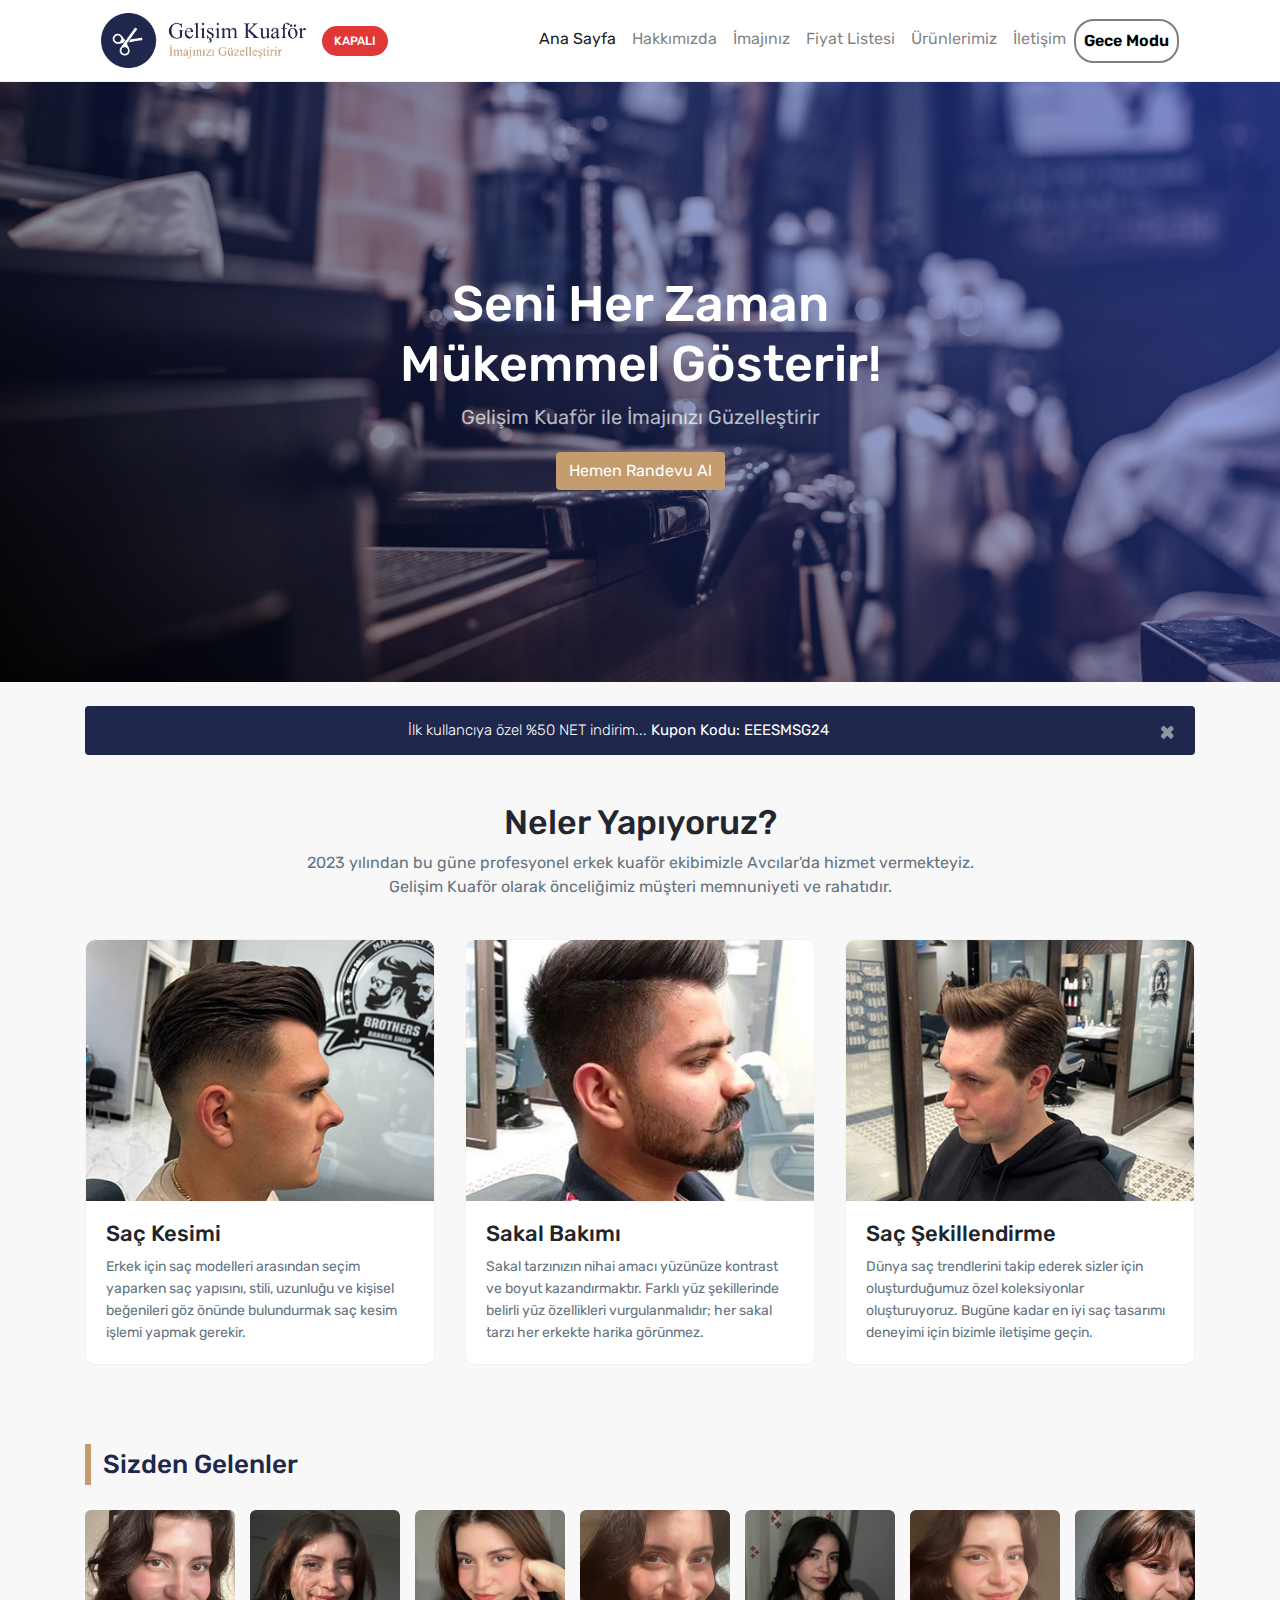
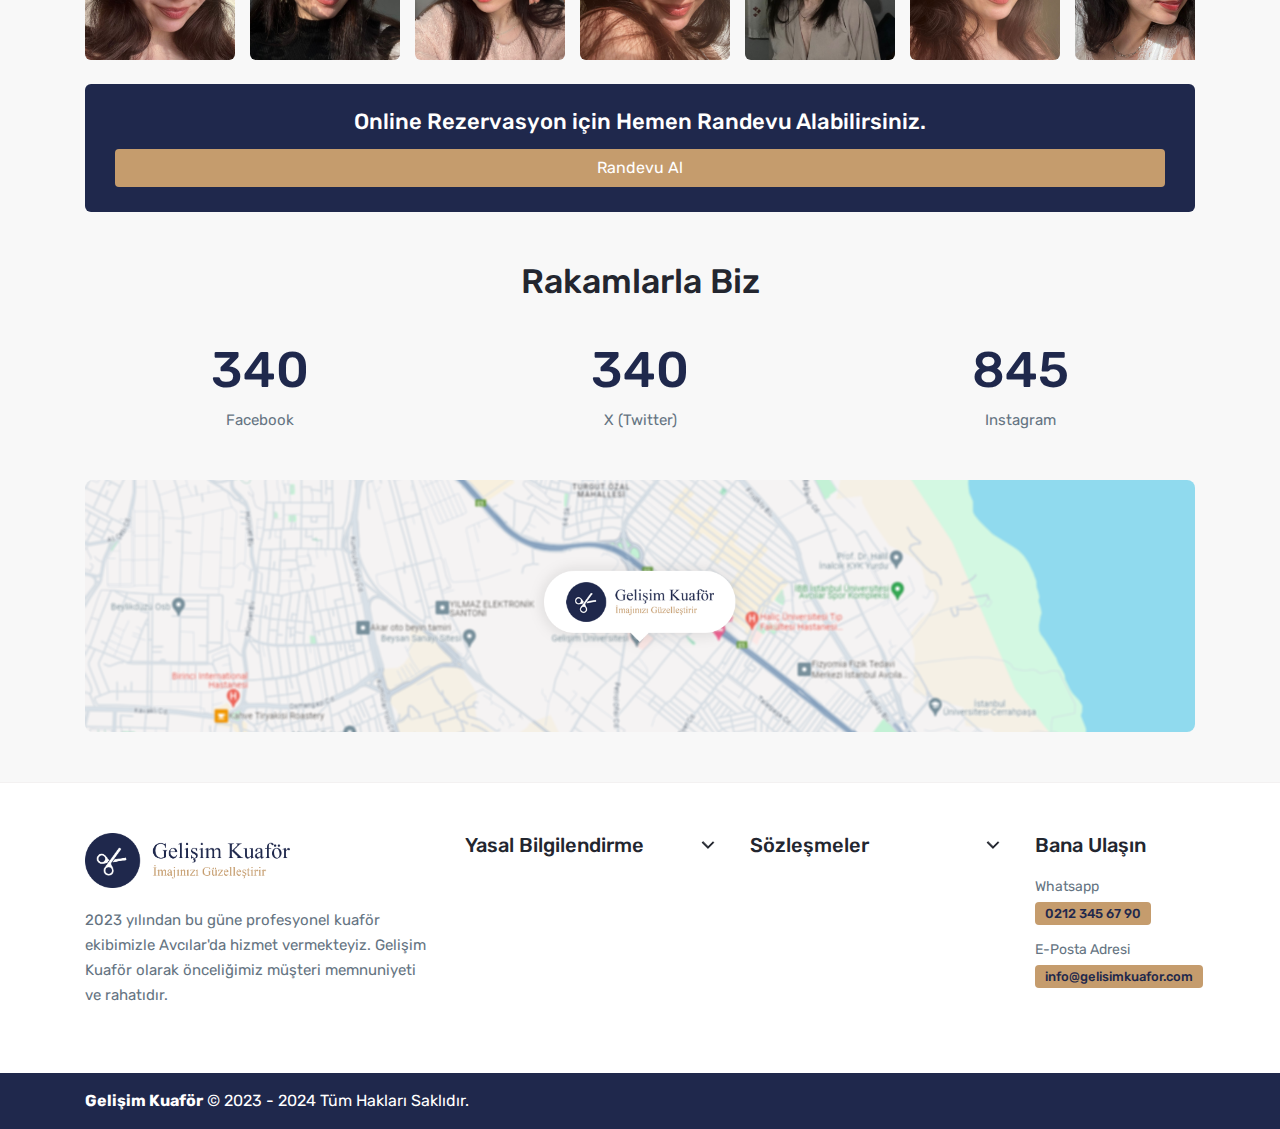
<file: Web Site/index.html>
<!DOCTYPE html>
<html lang="tr">
<head>
    <meta charset="UTF-8">
    <meta name="viewport" content="width=device-width, initial-scale=1.0">
    <link rel="stylesheet" href="https://fonts.googleapis.com/css2?family=Rubik:wght@300;400;500;600;700;800;900&display=swap">
    <link rel="stylesheet" href="https://cdn.jsdelivr.net/npm/bootstrap@4.6.2/dist/css/bootstrap.min.css">
    <link rel="stylesheet" href="css/style.css">
    <title>Gelişim Kuaför - İmajınızı Güzelleştirir</title>
</head>
<body onload="isletmeDurumu()">

    <header>
        <div class="container">
            <nav class="navbar navbar-expand-lg navbar-light">
                <a class="navbar-brand" href="index.html">
                    <img class="normalLogo" style="height: 55px" src="img/logo.png" alt="Gelişim Kuaför">
                    <img class="whiteLogo" style="height: 55px" src="img/beyaz-logo.png" alt="Gelişim Kuaför">
                </a>
                <span id="durum"></span>
                <button class="navbar-toggler" type="button" data-toggle="collapse" data-target="#navbarNavAltMarkup" aria-controls="navbarNavAltMarkup" aria-expanded="false" aria-label="Toggle navigation">
                  <span class="navbar-toggler-icon"></span>
                </button>
                <div class="collapse navbar-collapse justify-content-end" id="navbarNavAltMarkup">
                  <div class="navbar-nav">
                    <a class="nav-link active" href="index.html">Ana Sayfa</a>
                    <a class="nav-link" href="hakkimizda.html">Hakkımızda</a>
                    <a class="nav-link" href="imajiniz.html">İmajınız</a>
                    <a class="nav-link" href="fiyat-listesi.html">Fiyat Listesi</a>
                    <a class="nav-link" href="urunlerimiz.html">Ürünlerimiz</a>
                    <a class="nav-link" href="iletisim.html">İletişim</a>
                    <a class="nav-link" id="toggleButton"><strong>Gece Modu</strong></a>
                  </div>
                </div>
            </nav>
        </div>
    </header>

    <div class="mainContent">

        <div class="slider">
            <img class="sliderBg home" src="img/slider-1.jpg" alt="Slider">
            <div class="sliderDetail">
                <h1>Seni Her Zaman <br> Mükemmel Gösterir!</h1>
                <div id="kayanYazi"></div>
                <a class="btn" href="rezervasyon.html">Hemen Randevu Al</a>
            </div>
        </div>
        
        <div class="container">
            <div class="main">
                
                <div class="alert alert-dismissible fade show mb-0 mt-4" role="alert">
                    İlk kullancıya özel %50 NET indirim... <strong>Kupon Kodu: <span id="campainCode"></span></strong>
                    <button type="button" class="close" data-dismiss="alert" aria-label="Close">
                      <span aria-hidden="true">&times;</span>
                    </button>
                </div>

                <div class="servicesArae mb-5 mt-5">
                    <h3>Neler Yapıyoruz?</h3>
                    <p>2023 yılından bu güne profesyonel erkek kuaför ekibimizle Avcılar'da hizmet vermekteyiz. <br> Gelişim Kuaför olarak önceliğimiz müşteri memnuniyeti ve rahatıdır.</p>
                    <div class="row">
                        <div class="col-md-4">
                            <div class="servicesItem mb-4">
                                <img src="img/sac-kesimi.jpg" alt="Saç Kesimi">
                                <div class="servicesDetail">
                                    <h2>Saç Kesimi</h2>
                                    <p>Erkek için saç modelleri arasından seçim yaparken saç yapısını, stili, uzunluğu ve kişisel beğenileri göz önünde bulundurmak saç kesim işlemi yapmak gerekir.</p>
                                </div>
                            </div>
                        </div>
                        <div class="col-md-4">
                            <div class="servicesItem mb-4">
                                <img src="img/sakal.jpg" alt="Saç Kesimi">
                                <div class="servicesDetail">
                                    <h2>Sakal Bakımı</h2>
                                    <p>Sakal tarzınızın nihai amacı yüzünüze kontrast ve boyut kazandırmaktır. Farklı yüz şekillerinde belirli yüz özellikleri vurgulanmalıdır; her sakal tarzı her erkekte harika görünmez.</p>
                                </div>
                            </div>
                        </div>
                        <div class="col-md-4">
                            <div class="servicesItem mb-4">
                                <img src="img/sac-sekillendirme.jpg" alt="Saç Kesimi">
                                <div class="servicesDetail">
                                    <h2>Saç Şekillendirme</h2>
                                    <p>Dünya saç trendlerini takip ederek sizler için oluşturduğumuz özel koleksiyonlar oluşturuyoruz. Bugüne kadar en iyi saç tasarımı deneyimi için bizimle iletişime geçin.</p>
                                </div>
                            </div>
                        </div>
                    </div>
                </div>

                <div class="hairArea">
                    <h3 class="headingTitle">Sizden Gelenler</h3>
                    <div class="hairGallery owl-carousel">
                        <a data-toggle="modal" data-target="#photo1">
                            <img src="img/model/model-1.jpeg">
                        </a>
                        <a data-toggle="modal" data-target="#photo2">
                            <img src="img/model/model-2.jpeg">
                        </a>
                        <a data-toggle="modal" data-target="#photo3">
                            <img src="img/model/model-3.jpeg">
                        </a>
                        <a data-toggle="modal" data-target="#photo4">
                            <img src="img/model/model-4.jpeg">
                        </a>
                        <a data-toggle="modal" data-target="#photo5">
                            <img src="img/model/model-5.jpeg">
                        </a>
                        <a data-toggle="modal" data-target="#photo6">
                            <img src="img/model/model-6.jpeg">
                        </a>
                        <a data-toggle="modal" data-target="#photo7">
                            <img src="img/model/model-7.jpeg">
                        </a>
                        <a data-toggle="modal" data-target="#photo8">
                            <img src="img/model/model-8.jpeg">
                        </a>
                        <a data-toggle="modal" data-target="#photo9">
                            <img src="img/model/model-9.jpeg">
                        </a>
                        <a data-toggle="modal" data-target="#photo10">
                            <img src="img/model/model-10.jpeg">
                        </a>
                        <a data-toggle="modal" data-target="#photo11">
                            <img src="img/model/model-11.jpeg">
                        </a>
                    </div>
                </div>

                <div class="onlineBooking mb-4 mt-4">
                    <h2>Online Rezervasyon için Hemen Randevu Alabilirsiniz.</h2>
                    <a class="btn btn-block" href="rezervasyon.html">Randevu Al</a>
                </div>

                <div class="socialAccount">
                    <h3>Rakamlarla Biz</h3>
                    <div class="row">
                        <div class="col-md-4 text-center mb-5">
                            <div class="counter" data-target="400"></div>
                            <span class="counterText">Facebook</span>
                        </div>
    
                        <div class="col-md-4 text-center mb-5">
                            <div class="counter" data-target="342"></div>
                            <span class="counterText">X (Twitter)</span>
                        </div>
    
                        <div class="col-md-4 text-center">
                            <div class="counter" data-target="1400"></div>
                            <span class="counterText">Instagram</span>
                        </div>
                    </div>
                </div>
            </div>
        </div>
    </div>

    <div class="photoPopup">
        <div class="modal fade" id="photo1" tabindex="-1" aria-labelledby="staticBackdropLabel" aria-hidden="true">
            <div class="modal-dialog modal-dialog-centered">
                <div class="modal-content">
                    <div class="modal-body p-0 p-0">
                        <img src="img/model/model-1.jpeg">
                    </div>
                </div>
            </div>
        </div>

        <div class="modal fade" id="photo2" tabindex="-1" aria-labelledby="staticBackdropLabel" aria-hidden="true">
            <div class="modal-dialog modal-dialog-centered">
                <div class="modal-content">
                    <div class="modal-body p-0">
                        <img src="img/model/model-2.jpeg">
                    </div>
                </div>
            </div>
        </div>

        <div class="modal fade" id="photo3" tabindex="-1" aria-labelledby="staticBackdropLabel" aria-hidden="true">
            <div class="modal-dialog modal-dialog-centered">
                <div class="modal-content">
                    <div class="modal-body p-0">
                        <img src="img/model/model-3.jpeg">
                    </div>
                </div>
            </div>
        </div>

        <div class="modal fade" id="photo4" tabindex="-1" aria-labelledby="staticBackdropLabel" aria-hidden="true">
            <div class="modal-dialog modal-dialog-centered">
                <div class="modal-content">
                    <div class="modal-body p-0">
                        <img src="img/model/model-4.jpeg">
                    </div>
                </div>
            </div>
        </div>

        <div class="modal fade" id="photo5" tabindex="-1" aria-labelledby="staticBackdropLabel" aria-hidden="true">
            <div class="modal-dialog modal-dialog-centered">
                <div class="modal-content">
                    <div class="modal-body p-0">
                        <img src="img/model/model-5.jpeg">
                    </div>
                </div>
            </div>
        </div>

        <div class="modal fade" id="photo6" tabindex="-1" aria-labelledby="staticBackdropLabel" aria-hidden="true">
            <div class="modal-dialog modal-dialog-centered">
                <div class="modal-content">
                    <div class="modal-body p-0">
                        <img src="img/model/model-6.jpeg">
                    </div>
                </div>
            </div>
        </div>

        <div class="modal fade" id="photo7" tabindex="-1" aria-labelledby="staticBackdropLabel" aria-hidden="true">
            <div class="modal-dialog modal-dialog-centered">
                <div class="modal-content">
                    <div class="modal-body p-0">
                        <img src="img/model/model-7.jpeg">
                    </div>
                </div>
            </div>
        </div>

        <div class="modal fade" id="photo8" tabindex="-1" aria-labelledby="staticBackdropLabel" aria-hidden="true">
            <div class="modal-dialog modal-dialog-centered">
                <div class="modal-content">
                    <div class="modal-body p-0">
                        <img src="img/model/model-8.jpeg">
                    </div>
                </div>
            </div>
        </div>

        <div class="modal fade" id="photo9" tabindex="-1" aria-labelledby="staticBackdropLabel" aria-hidden="true">
            <div class="modal-dialog modal-dialog-centered">
                <div class="modal-content">
                    <div class="modal-body p-0">
                        <img src="img/model/model-9.jpeg">
                    </div>
                </div>
            </div>
        </div>

        <div class="modal fade" id="photo10" tabindex="-1" aria-labelledby="staticBackdropLabel" aria-hidden="true">
            <div class="modal-dialog modal-dialog-centered">
                <div class="modal-content">
                    <div class="modal-body p-0">
                        <img src="img/model/model-10.jpeg">
                    </div>
                </div>
            </div>
        </div>

        <div class="modal fade" id="photo11" tabindex="-1" aria-labelledby="staticBackdropLabel" aria-hidden="true">
            <div class="modal-dialog modal-dialog-centered">
                <div class="modal-content">
                    <div class="modal-body p-0">
                        <img src="img/model/model-11.jpeg">
                    </div>
                </div>
            </div>
        </div>
    </div>

    <footer>
        <div class="googleMap">
            <div class="container">
                <div class="row">
                    <div class="col-md-12">
                        <img src="img/map-small.png">
                    </div>
                </div>
            </div>
        </div>
        
        <div class="footerContent">
            <div class="container">
                <div class="footerMenu">
                    <div class="row">
                        <div class="col-lg-4 col-md-6 col-sm-12">
                            <div class="menuItem">
                                <div class="mainLogo">
                                    <a href="index.html">
                                        <img class="normalLogo" style="height: 55px" src="img/logo.png" alt="Gelişim Kuaför">
                                        <img class="whiteLogo" style="height: 55px" src="img/beyaz-logo.png" alt="Gelişim Kuaför">
                                    </a>
                                </div>
                                <div class="siteDesc">
                                    <p>2023 yılından bu güne profesyonel kuaför ekibimizle Avcılar'da hizmet vermekteyiz. Gelişim Kuaför olarak önceliğimiz müşteri memnuniyeti ve rahatıdır.</p>
                                </div>
                            </div>
                        </div>
                        <div class="col-lg-3 col-md-6 col-sm-12 mb-4">
                            <div class="menuItem">
                                <h4 class="dropdown">Yasal Bilgilendirme <img src="img/arrow.png"></h4>
                                <ul class="noList subMenu">
                                    <li><a href="gizlilik-politikasi.html">Gizlilik Politikası</a></li>
                                    <li><a href="cerez-politikasi.html">Çerez Politikası</a></li>
                                    <li><a href="kullanim-kosullari.html">Kullanım Koşulları</a></li>
                                </ul>
                            </div>
                        </div>
                        <div class="col-lg-3 col-md-6 col-sm-12 mb-4">
                            <div class="menuItem">
                                <h4 class="dropdown">Sözleşmeler <img src="img/arrow.png"></h4>
                                <ul class="noList subMenu">
                                    <li><a href="iptal-ve-iade-kosullari.html">İptal ve İade Koşulları</a></li>
                                </ul>
                            </div>
                        </div>
                        <div class="col-lg-2 col-md-6 col-sm-12">
                            <div class="menuItem">
                                <h4>Bana Ulaşın</h4>
                                <ul class="noList">
                                    <li><a target="_blank" href="https://wa.me/902123456790">Whatsapp <span class="badge">0212 345 67 90</span></a></li>
                                    <li><a target="_blank" href="mailto:info@gelisimkuafor.com">E-Posta Adresi <span class="badge">info@gelisimkuafor.com</span></a></li>
                                </ul>
                            </div>
                        </div>
                    </div>
                </div>
            </div>
        </div>
        <div class="footerBottom">
            <div class="container">
                <div class="row align-items-center pt-3 pb-3">
                    <div class="col-lg-6 col-md-12 col-sm-12">
                        <span><strong>Gelişim Kuaför</strong> © 2023 - 2024 Tüm Hakları Saklıdır.</span>
                    </div>
                    <div class="col-lg-6 col-md-12 col-sm-12">
                        <div class="footerSocial">
                            <ul class="noList d-flex align-items-center justify-content-end">
                                <li><a target="_blank" href="https://www.facebook.com/gelisimedu"><i class="ri-facebook-circle-line"></i></a></li>
                                <li><a target="_blank" href="https://www.instagram.com/igugelisim/"><i class="ri ri-instagram-line"></i></a></li>
                            </ul>
                        </div>
                    </div>
                </div>
            </div>
        </div>
    </footer>

    <button id="scrollToTopBtn" onclick="scrollToTop()"><img src="img/up-icon.png"></button>

    <script src="https://cdn.jsdelivr.net/npm/jquery@3.5.1/dist/jquery.slim.min.js"></script>
    <script src="https://cdn.jsdelivr.net/npm/popper.js@1.16.1/dist/umd/popper.min.js"></script>
    <script src="https://cdn.jsdelivr.net/npm/bootstrap@4.6.2/dist/js/bootstrap.min.js"></script>
    <script src="js/main.js"></script>

</body>
</html>
</file>
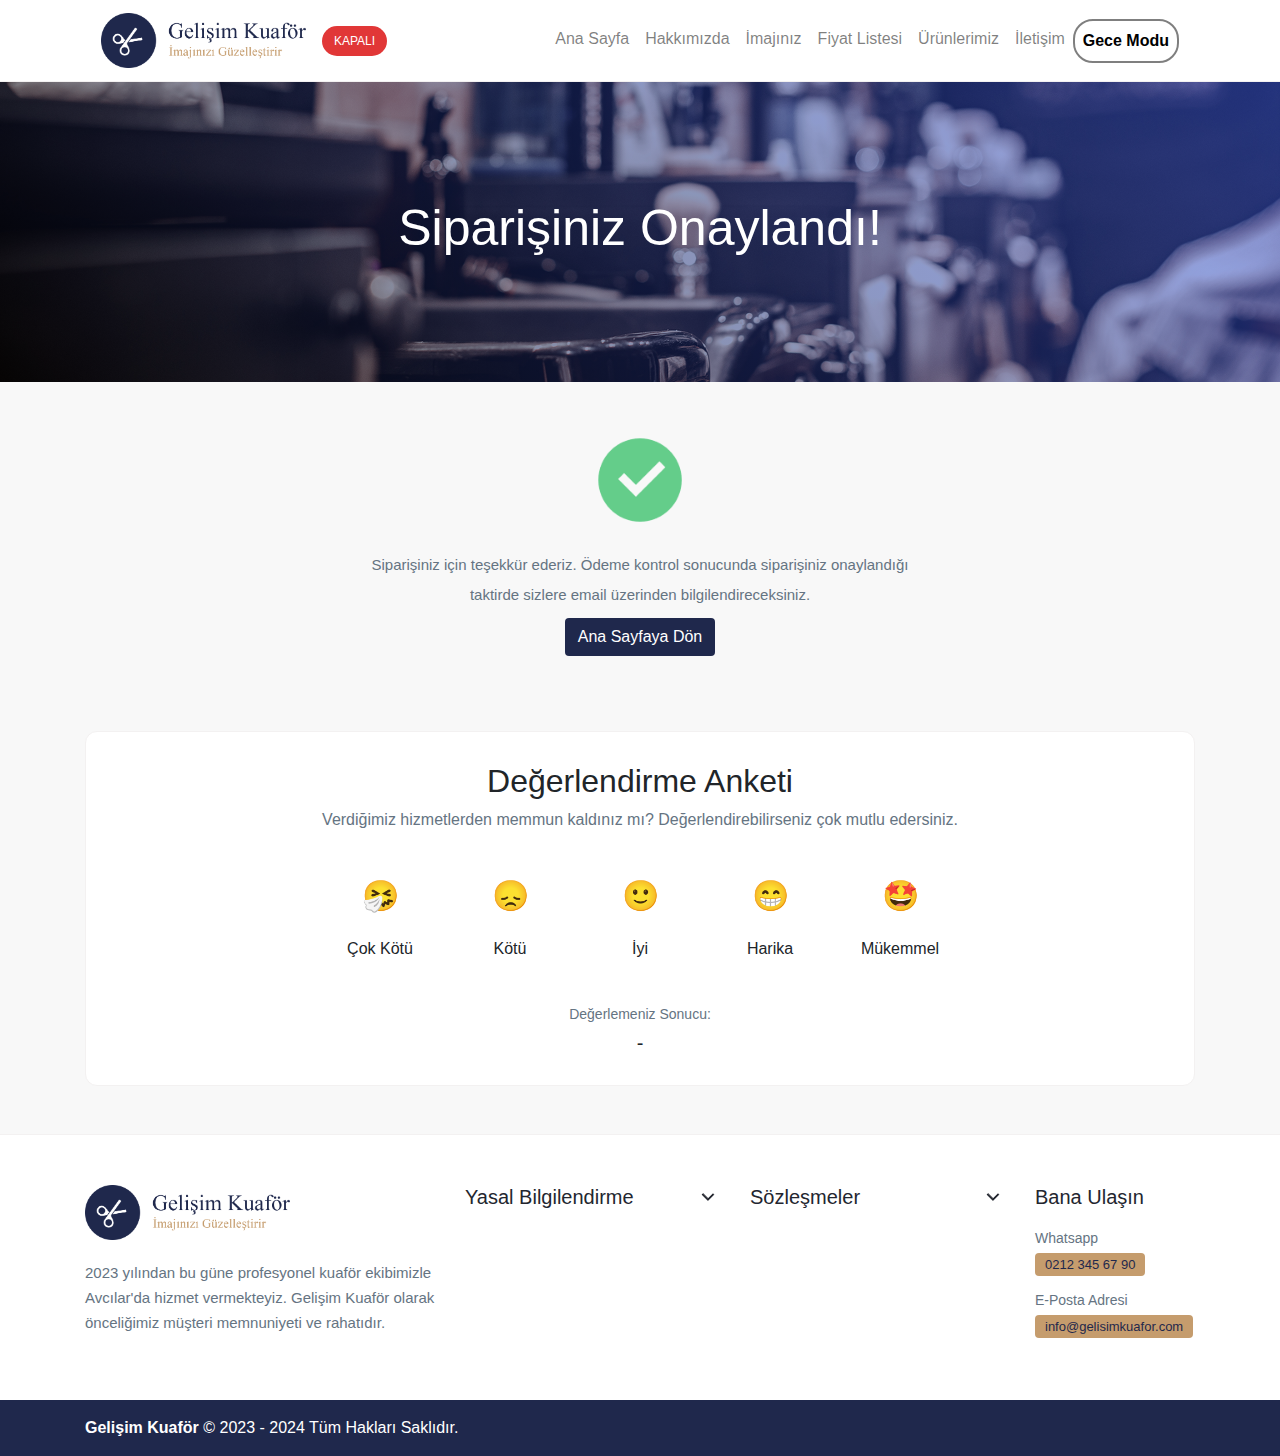
<file: Web Site/basariyla-tamamlandi.html>
<!DOCTYPE html>
<html lang="tr">
<head>
    <meta charset="UTF-8">
    <meta name="viewport" content="width=device-width, initial-scale=1.0">
    <link rel="stylesheet" href="https://cdn.jsdelivr.net/npm/bootstrap@4.6.2/dist/css/bootstrap.min.css">
    <link rel="stylesheet" href="css/style.css">
    <title>Gelişim Kuaför - İmajınızı Güzelleştirir</title>
</head>
<body onload="isletmeDurumu()">

    <style>
        .slider img.sliderBg {
            max-height: 300px;
        }
    </style>

    <header>
        <div class="container">
            <nav class="navbar navbar-expand-lg navbar-light">
                <a class="navbar-brand" href="index.html">
                    <img class="normalLogo" style="height: 55px" src="img/logo.png" alt="Gelişim Kuaför">
                    <img class="whiteLogo" style="height: 55px" src="img/beyaz-logo.png" alt="Gelişim Kuaför">
                </a>
                <span id="durum"></span>
                <button class="navbar-toggler" type="button" data-toggle="collapse" data-target="#navbarNavAltMarkup" aria-controls="navbarNavAltMarkup" aria-expanded="false" aria-label="Toggle navigation">
                <span class="navbar-toggler-icon"></span>
                </button>
                <div class="collapse navbar-collapse justify-content-end" id="navbarNavAltMarkup">
                <div class="navbar-nav">
                    <a class="nav-link" href="index.html">Ana Sayfa</a>
                    <a class="nav-link" href="hakkimizda.html">Hakkımızda</a>
                    <a class="nav-link" href="imajiniz.html">İmajınız</a>
                    <a class="nav-link" href="fiyat-listesi.html">Fiyat Listesi</a>
                    <a class="nav-link" href="urunlerimiz.html">Ürünlerimiz</a>
                    <a class="nav-link" href="iletisim.html">İletişim</a>
                    <a class="nav-link" id="toggleButton"><strong>Gece Modu</strong></a>
                </div>
                </div>
            </nav>
        </div>
    </header>

    <div class="mainContent">
        <div class="slider">
            <img class="sliderBg" src="img/slider-1.jpg" alt="Slider">
            <div class="sliderDetail">
                <h1>Siparişiniz Onaylandı!</h1>
            </div>
        </div>
        <div class="mt-5 mb-5">
            <div class="container">
                <div class="thankYou">
                    <img src="img/check-large.png">
                    <h3>Siparişiniz için teşekkür ederiz. Ödeme kontrol sonucunda siparişiniz onaylandığı <br> taktirde sizlere email üzerinden bilgilendireceksiniz.</h3>
                    <a href="index.html" class="btn">Ana Sayfaya Dön</a>
                    <div class="reviewContent">
                        <h2>Değerlendirme Anketi</h2>
                        <p>Verdiğimiz hizmetlerden memmun kaldınız mı? Değerlendirebilirseniz çok mutlu edersiniz.</p>
                        <form action="">
                            <div class="emojList">
                                <div class="emojItem" data-rating="Çok Kötü">
                                    <span>🤧</span>
                                    <strong>Çok Kötü</strong>
                                </div>
                                <div class="emojItem" data-rating="Kötü">
                                    <span>😞</span>
                                    <strong>Kötü</strong>
                                </div>
                                <div class="emojItem" data-rating="İyi">
                                    <span>🙂</span>
                                    <strong>İyi</strong>
                                </div>
                                <div class="emojItem" data-rating="Harika">
                                    <span>😁</span>
                                    <strong>Harika</strong>
                                </div>
                                <div class="emojItem" data-rating="Mükemmel">
                                    <span>🤩</span>
                                    <strong>Mükemmel</strong>
                                </div>
                            </div>
                        </form>
                        <div class="review">
                            <span>Değerlemeniz Sonucu:</span>
                            <h4 id="result">-</h4>
                        </div>
                    </div>
                </div>
            </div>
        </div>
    </div>

    <footer>        
        <div class="footerContent">
            <div class="container">
                <div class="footerMenu">
                    <div class="row">
                        <div class="col-lg-4 col-md-6 col-sm-12">
                            <div class="menuItem">
                                <div class="mainLogo">
                                    <a href="index.html">
                                        <img class="normalLogo" style="height: 55px" src="img/logo.png" alt="Gelişim Kuaför">
                                        <img class="whiteLogo" style="height: 55px" src="img/beyaz-logo.png" alt="Gelişim Kuaför">
                                    </a>
                                </div>
                                <div class="siteDesc">
                                    <p>2023 yılından bu güne profesyonel kuaför ekibimizle Avcılar'da hizmet vermekteyiz. Gelişim Kuaför olarak önceliğimiz müşteri memnuniyeti ve rahatıdır.</p>
                                </div>
                            </div>
                        </div>
                        <div class="col-lg-3 col-md-6 col-sm-12 mb-4">
                            <div class="menuItem">
                                <h4 class="dropdown">Yasal Bilgilendirme <img src="img/arrow.png"></h4>
                                <ul class="noList subMenu">
                                    <li><a href="gizlilik-politikasi.html">Gizlilik Politikası</a></li>
                                    <li><a href="cerez-politikasi.html">Çerez Politikası</a></li>
                                    <li><a href="kullanim-kosullari.html">Kullanım Koşulları</a></li>
                                </ul>
                            </div>
                        </div>
                        <div class="col-lg-3 col-md-6 col-sm-12 mb-4">
                            <div class="menuItem">
                                <h4 class="dropdown">Sözleşmeler <img src="img/arrow.png"></h4>
                                <ul class="noList subMenu">
                                    <li><a href="iptal-ve-iade-kosullari.html">İptal ve İade Koşulları</a></li>
                                </ul>
                            </div>
                        </div>
                        <div class="col-lg-2 col-md-6 col-sm-12">
                            <div class="menuItem">
                                <h4>Bana Ulaşın</h4>
                                <ul class="noList">
                                    <li><a target="_blank" href="https://wa.me/902123456790">Whatsapp <span class="badge">0212 345 67 90</span></a></li>
                                    <li><a target="_blank" href="mailto:info@gelisimkuafor.com">E-Posta Adresi <span class="badge">info@gelisimkuafor.com</span></a></li>
                                </ul>
                            </div>
                        </div>
                    </div>
                </div>
            </div>
        </div>
        <div class="footerBottom">
            <div class="container">
                <div class="row align-items-center pt-3 pb-3">
                    <div class="col-lg-6 col-md-12 col-sm-12">
                        <span><strong>Gelişim Kuaför</strong> © 2023 - 2024 Tüm Hakları Saklıdır.</span>
                    </div>
                    <div class="col-lg-6 col-md-12 col-sm-12">
                        <div class="footerSocial">
                            <ul class="noList d-flex align-items-center justify-content-end">
                                <li><a target="_blank" href="https://www.facebook.com/gelisimedu"><i class="ri-facebook-circle-line"></i></a></li>
                                <li><a target="_blank" href="https://www.instagram.com/igugelisim/"><i class="ri ri-instagram-line"></i></a></li>
                            </ul>
                        </div>
                    </div>
                </div>
            </div>
        </div>
    </footer>

    <button id="scrollToTopBtn" onclick="scrollToTop()"><img src="img/up-icon.png"></button>

    <script src="https://cdn.jsdelivr.net/npm/jquery@3.5.1/dist/jquery.slim.min.js"></script>
    <script src="https://cdn.jsdelivr.net/npm/popper.js@1.16.1/dist/umd/popper.min.js"></script>
    <script src="https://cdn.jsdelivr.net/npm/bootstrap@4.6.2/dist/js/bootstrap.min.js"></script>
    <script src="js/main.js"></script>
    
</body>
</html>
</file>
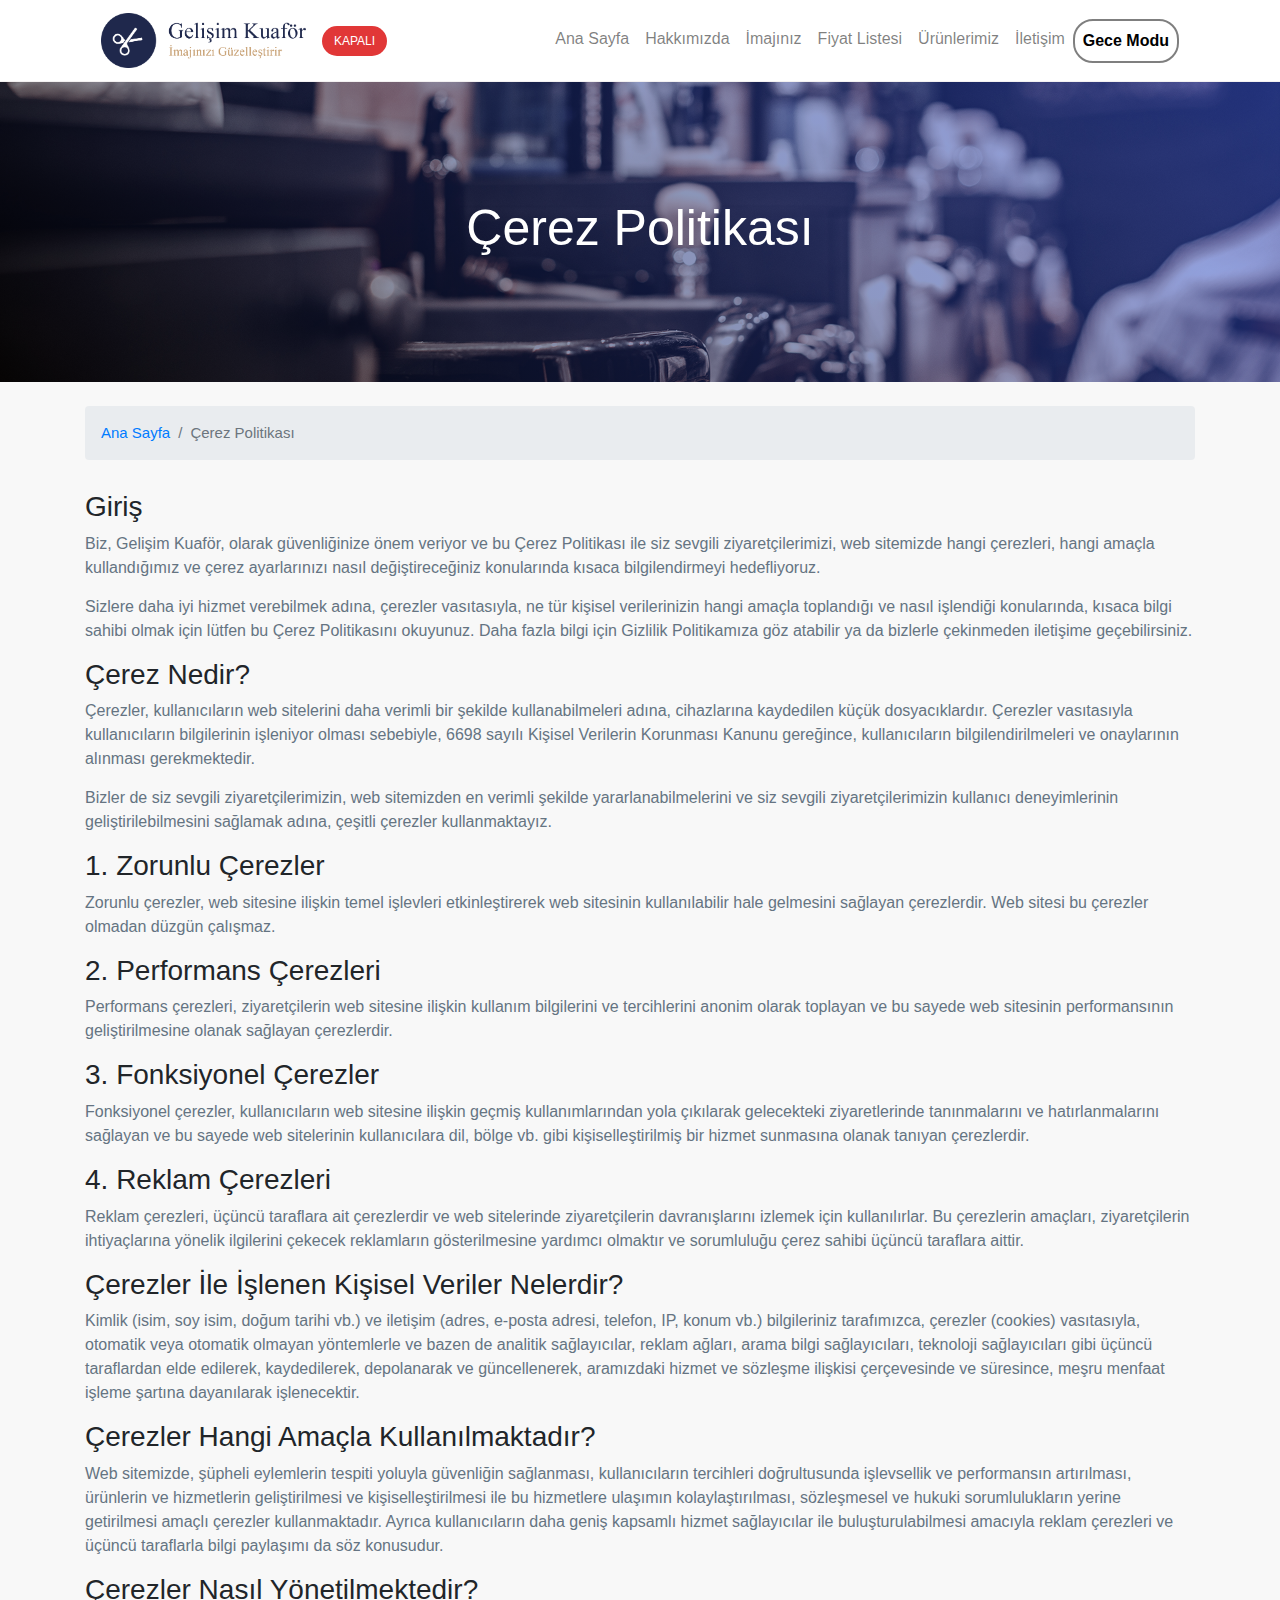
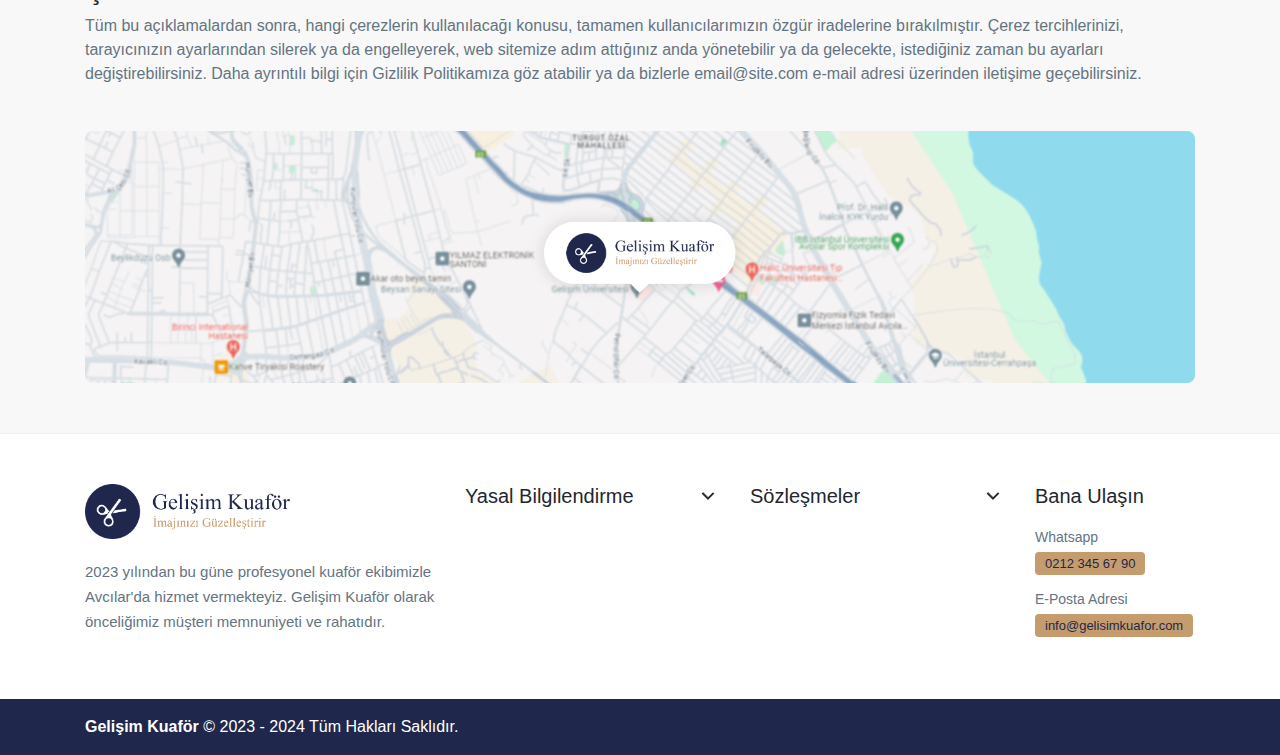
<file: Web Site/cerez-politikasi.html>
<!DOCTYPE html>
<html lang="tr">
<head>
    <meta charset="UTF-8">
    <meta name="viewport" content="width=device-width, initial-scale=1.0">
    <link rel="stylesheet" href="https://cdn.jsdelivr.net/npm/bootstrap@4.6.2/dist/css/bootstrap.min.css">
    <link rel="stylesheet" href="css/style.css">
    <title>Gelişim Kuaför - İmajınızı Güzelleştirir</title>
</head>
<body onload="isletmeDurumu()">

    <style>
        .slider img.sliderBg {
            max-height: 300px;
        }
    </style>

    <header>
        <div class="container">
            <nav class="navbar navbar-expand-lg navbar-light">
                <a class="navbar-brand" href="index.html">
                    <img class="normalLogo" style="height: 55px" src="img/logo.png" alt="Gelişim Kuaför">
                    <img class="whiteLogo" style="height: 55px" src="img/beyaz-logo.png" alt="Gelişim Kuaför">
                </a>
                <span id="durum"></span>
                <button class="navbar-toggler" type="button" data-toggle="collapse" data-target="#navbarNavAltMarkup" aria-controls="navbarNavAltMarkup" aria-expanded="false" aria-label="Toggle navigation">
                <span class="navbar-toggler-icon"></span>
                </button>
                <div class="collapse navbar-collapse justify-content-end" id="navbarNavAltMarkup">
                <div class="navbar-nav">
                    <a class="nav-link" href="index.html">Ana Sayfa</a>
                    <a class="nav-link" href="hakkimizda.html">Hakkımızda</a>
                    <a class="nav-link" href="imajiniz.html">İmajınız</a>
                    <a class="nav-link" href="fiyat-listesi.html">Fiyat Listesi</a>
                    <a class="nav-link" href="urunlerimiz.html">Ürünlerimiz</a>
                    <a class="nav-link" href="iletisim.html">İletişim</a>
                    <a class="nav-link" id="toggleButton"><strong>Gece Modu</strong></a>
                </div>
                </div>
            </nav>
        </div>
    </header>

    <div class="mainContent">
        <div class="slider">
            <img class="sliderBg" src="img/slider-1.jpg" alt="Slider">
            <div class="sliderDetail">
                <h1>Çerez Politikası</h1>
            </div>
        </div>
        <div class="container">
            <nav aria-label="breadcrumb">
                <ol class="breadcrumb mb-0 mt-4">
                  <li class="breadcrumb-item"><a href="index.html">Ana Sayfa</a></li>
                  <li class="breadcrumb-item active" aria-current="page">Çerez Politikası</li>
                </ol>
            </nav>
            <div class="singleContent">
                <h3>Giriş</h3>
                <p>Biz, Gelişim Kuaför, olarak güvenliğinize önem veriyor ve bu Çerez Politikası ile siz sevgili ziyaretçilerimizi, web sitemizde hangi çerezleri, hangi amaçla kullandığımız ve çerez ayarlarınızı nasıl değiştireceğiniz konularında kısaca bilgilendirmeyi hedefliyoruz.</p>
                <p>Sizlere daha iyi hizmet verebilmek adına, çerezler vasıtasıyla, ne tür kişisel verilerinizin hangi amaçla toplandığı ve nasıl işlendiği konularında, kısaca bilgi sahibi olmak için lütfen bu Çerez Politikasını okuyunuz. Daha fazla bilgi için Gizlilik Politikamıza göz atabilir ya da bizlerle çekinmeden iletişime geçebilirsiniz.</p>
                <h3>Çerez Nedir?</h3>
                <p>Çerezler, kullanıcıların web sitelerini daha verimli bir şekilde kullanabilmeleri adına, cihazlarına kaydedilen küçük dosyacıklardır. Çerezler vasıtasıyla kullanıcıların bilgilerinin işleniyor olması sebebiyle, 6698 sayılı Kişisel Verilerin Korunması Kanunu gereğince, kullanıcıların bilgilendirilmeleri ve onaylarının alınması gerekmektedir.</p>
                <p>Bizler de siz sevgili ziyaretçilerimizin, web sitemizden en verimli şekilde yararlanabilmelerini ve siz sevgili ziyaretçilerimizin kullanıcı deneyimlerinin geliştirilebilmesini sağlamak adına, çeşitli çerezler kullanmaktayız.</p>
                <h3>1. Zorunlu Çerezler</h3>
                <p>Zorunlu çerezler, web sitesine ilişkin temel işlevleri etkinleştirerek web sitesinin kullanılabilir hale gelmesini sağlayan çerezlerdir. Web sitesi bu çerezler olmadan düzgün çalışmaz.</p>
                <h3>2. Performans Çerezleri</h3>
                <p>Performans çerezleri, ziyaretçilerin web sitesine ilişkin kullanım bilgilerini ve tercihlerini anonim olarak toplayan ve bu sayede web sitesinin performansının geliştirilmesine olanak sağlayan çerezlerdir.</p>
                <h3>3. Fonksiyonel Çerezler</h3>
                <p>Fonksiyonel çerezler, kullanıcıların web sitesine ilişkin geçmiş kullanımlarından yola çıkılarak gelecekteki ziyaretlerinde tanınmalarını ve hatırlanmalarını sağlayan ve bu sayede web sitelerinin kullanıcılara dil, bölge vb. gibi kişiselleştirilmiş bir hizmet sunmasına olanak tanıyan çerezlerdir.</p>
                <h3>4. Reklam Çerezleri</h3>
                <p>Reklam çerezleri, üçüncü taraflara ait çerezlerdir ve web sitelerinde ziyaretçilerin davranışlarını izlemek için kullanılırlar. Bu çerezlerin amaçları, ziyaretçilerin ihtiyaçlarına yönelik ilgilerini çekecek reklamların gösterilmesine yardımcı olmaktır ve sorumluluğu çerez sahibi üçüncü taraflara aittir.</p>
                <h3>Çerezler İle İşlenen Kişisel Veriler Nelerdir?</h3>
                <p>Kimlik (isim, soy isim, doğum tarihi vb.) ve iletişim (adres, e-posta adresi, telefon, IP, konum vb.) bilgileriniz tarafımızca, çerezler (cookies) vasıtasıyla, otomatik veya otomatik olmayan yöntemlerle ve bazen de analitik sağlayıcılar, reklam ağları, arama bilgi sağlayıcıları, teknoloji sağlayıcıları gibi üçüncü taraflardan elde edilerek, kaydedilerek, depolanarak ve güncellenerek, aramızdaki hizmet ve sözleşme ilişkisi çerçevesinde ve süresince, meşru menfaat işleme şartına dayanılarak işlenecektir.</p>
                <h3>Çerezler Hangi Amaçla Kullanılmaktadır?</h3>
                <p>Web sitemizde, şüpheli eylemlerin tespiti yoluyla güvenliğin sağlanması, kullanıcıların tercihleri doğrultusunda işlevsellik ve performansın artırılması, ürünlerin ve hizmetlerin geliştirilmesi ve kişiselleştirilmesi ile bu hizmetlere ulaşımın kolaylaştırılması, sözleşmesel ve hukuki sorumlulukların yerine getirilmesi amaçlı çerezler kullanmaktadır. Ayrıca kullanıcıların daha geniş kapsamlı hizmet sağlayıcılar ile buluşturulabilmesi amacıyla reklam çerezleri ve üçüncü taraflarla bilgi paylaşımı da söz konusudur.</p>
                <h3>Çerezler Nasıl Yönetilmektedir?</h3>
                <p>Tüm bu açıklamalardan sonra, hangi çerezlerin kullanılacağı konusu, tamamen kullanıcılarımızın özgür iradelerine bırakılmıştır. Çerez tercihlerinizi, tarayıcınızın ayarlarından silerek ya da engelleyerek, web sitemize adım attığınız anda yönetebilir ya da gelecekte, istediğiniz zaman bu ayarları değiştirebilirsiniz. Daha ayrıntılı bilgi için Gizlilik Politikamıza göz atabilir ya da bizlerle email@site.com e-mail adresi üzerinden iletişime geçebilirsiniz.</p>
            </div>
        </div>
    </div>

    <footer>
        <div class="googleMap">
            <div class="container">
                <div class="row">
                    <div class="col-md-12">
                        <img src="img/map-small.png">
                    </div>
                </div>
            </div>
        </div>
        
        <div class="footerContent">
            <div class="container">
                <div class="footerMenu">
                    <div class="row">
                        <div class="col-lg-4 col-md-6 col-sm-12">
                            <div class="menuItem">
                                <div class="mainLogo">
                                    <a href="index.html">
                                        <img class="normalLogo" style="height: 55px" src="img/logo.png" alt="Gelişim Kuaför">
                                        <img class="whiteLogo" style="height: 55px" src="img/beyaz-logo.png" alt="Gelişim Kuaför">
                                    </a>
                                </div>
                                <div class="siteDesc">
                                    <p>2023 yılından bu güne profesyonel kuaför ekibimizle Avcılar'da hizmet vermekteyiz. Gelişim Kuaför olarak önceliğimiz müşteri memnuniyeti ve rahatıdır.</p>
                                </div>
                            </div>
                        </div>
                        <div class="col-lg-3 col-md-6 col-sm-12 mb-4">
                            <div class="menuItem">
                                <h4 class="dropdown">Yasal Bilgilendirme <img src="img/arrow.png"></h4>
                                <ul class="noList subMenu">
                                    <li><a href="gizlilik-politikasi.html">Gizlilik Politikası</a></li>
                                    <li><a href="cerez-politikasi.html">Çerez Politikası</a></li>
                                    <li><a href="kullanim-kosullari.html">Kullanım Koşulları</a></li>
                                </ul>
                            </div>
                        </div>
                        <div class="col-lg-3 col-md-6 col-sm-12 mb-4">
                            <div class="menuItem">
                                <h4 class="dropdown">Sözleşmeler <img src="img/arrow.png"></h4>
                                <ul class="noList subMenu">
                                    <li><a href="iptal-ve-iade-kosullari.html">İptal ve İade Koşulları</a></li>
                                </ul>
                            </div>
                        </div>
                        <div class="col-lg-2 col-md-6 col-sm-12">
                            <div class="menuItem">
                                <h4>Bana Ulaşın</h4>
                                <ul class="noList">
                                    <li><a target="_blank" href="https://wa.me/902123456790">Whatsapp <span class="badge">0212 345 67 90</span></a></li>
                                    <li><a target="_blank" href="mailto:info@gelisimkuafor.com">E-Posta Adresi <span class="badge">info@gelisimkuafor.com</span></a></li>
                                </ul>
                            </div>
                        </div>
                    </div>
                </div>
            </div>
        </div>
        <div class="footerBottom">
            <div class="container">
                <div class="row align-items-center pt-3 pb-3">
                    <div class="col-lg-6 col-md-12 col-sm-12">
                        <span><strong>Gelişim Kuaför</strong> © 2023 - 2024 Tüm Hakları Saklıdır.</span>
                    </div>
                    <div class="col-lg-6 col-md-12 col-sm-12">
                        <div class="footerSocial">
                            <ul class="noList d-flex align-items-center justify-content-end">
                                <li><a target="_blank" href="https://www.facebook.com/gelisimedu"><i class="ri-facebook-circle-line"></i></a></li>
                                <li><a target="_blank" href="https://www.instagram.com/igugelisim/"><i class="ri ri-instagram-line"></i></a></li>
                            </ul>
                        </div>
                    </div>
                </div>
            </div>
        </div>
    </footer>

    <button id="scrollToTopBtn" onclick="scrollToTop()"><img src="img/up-icon.png"></button>

    <script src="https://cdn.jsdelivr.net/npm/jquery@3.5.1/dist/jquery.slim.min.js"></script>
    <script src="https://cdn.jsdelivr.net/npm/popper.js@1.16.1/dist/umd/popper.min.js"></script>
    <script src="https://cdn.jsdelivr.net/npm/bootstrap@4.6.2/dist/js/bootstrap.min.js"></script>
    <script src="js/main.js"></script>
    
</body>
</html>
</file>
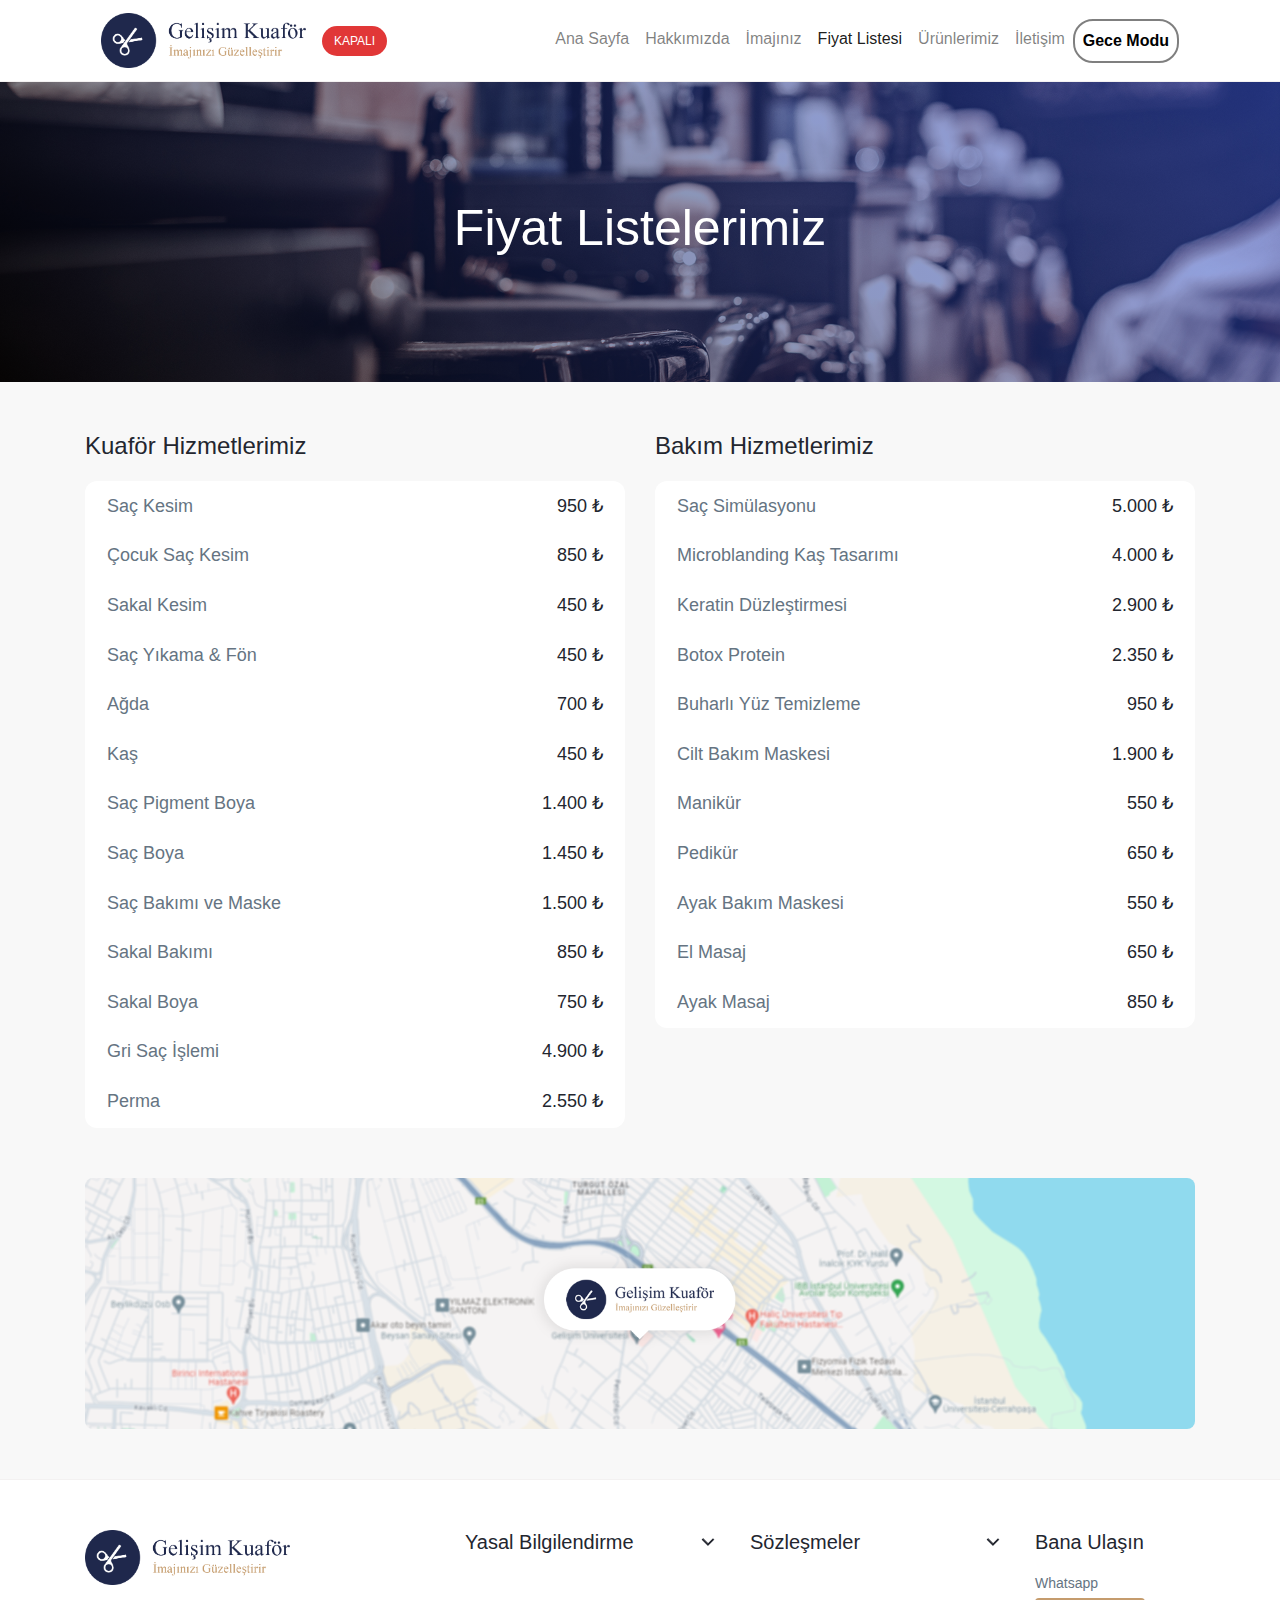
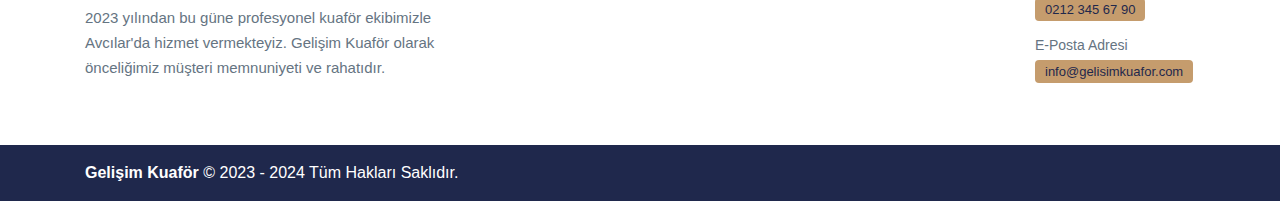
<file: Web Site/fiyat-listesi.html>
<!DOCTYPE html>
<html lang="tr">
<head>
    <meta charset="UTF-8">
    <meta name="viewport" content="width=device-width, initial-scale=1.0">
    <link rel="stylesheet" href="https://cdn.jsdelivr.net/npm/bootstrap@4.6.2/dist/css/bootstrap.min.css">
    <link rel="stylesheet" href="css/style.css">
    <title>Gelişim Kuaför - İmajınızı Güzelleştirir</title>
</head>
<body onload="isletmeDurumu()">

   <style>
      .slider img.sliderBg {
         max-height: 300px;
      }
   </style>

   <header>
      <div class="container">
         <nav class="navbar navbar-expand-lg navbar-light">
            <a class="navbar-brand" href="index.html">
               <img class="normalLogo" style="height: 55px" src="img/logo.png" alt="Gelişim Kuaför">
               <img class="whiteLogo" style="height: 55px" src="img/beyaz-logo.png" alt="Gelişim Kuaför">
            </a>
            <span id="durum"></span>
            <button class="navbar-toggler" type="button" data-toggle="collapse" data-target="#navbarNavAltMarkup" aria-controls="navbarNavAltMarkup" aria-expanded="false" aria-label="Toggle navigation">
               <span class="navbar-toggler-icon"></span>
            </button>
            <div class="collapse navbar-collapse justify-content-end" id="navbarNavAltMarkup">
               <div class="navbar-nav">
                  <a class="nav-link" href="index.html">Ana Sayfa</a>
                  <a class="nav-link" href="hakkimizda.html">Hakkımızda</a>
                  <a class="nav-link" href="imajiniz.html">İmajınız</a>
                  <a class="nav-link active" href="fiyat-listesi.html">Fiyat Listesi</a>
                  <a class="nav-link" href="urunlerimiz.html">Ürünlerimiz</a>
                  <a class="nav-link" href="iletisim.html">İletişim</a>
                  <a class="nav-link" id="toggleButton"><strong>Gece Modu</strong></a>
               </div>
            </div>
         </nav>
      </div>
   </header>

   <div class="mainContent">
      <div class="slider">
         <img class="sliderBg" src="img/slider-1.jpg" alt="Slider">
         <div class="sliderDetail">
            <h1>Fiyat Listelerimiz</h1>
         </div>
      </div>
      <div class="container">
         <div class="priceList">
            <div class="row">
               <div class="col-md-6">
                  <h2>Kuaför Hizmetlerimiz</h2>
                  <table>
                     <tbody>
                        <tr>
                           <td>
                              <h3>Saç Kesim</h3>
                           </td>
                           <td>
                              <h3>950 ₺</h3>
                           </td>
                        </tr>
                        <tr>
                           <td>
                              <h3>Çocuk Saç Kesim</h3>
                           </td>
                           <td>
                              <h3>850 ₺</h3>
                           </td>
                        </tr>
                        <tr>
                           <td>
                              <h3>Sakal Kesim</h3>
                           </td>
                           <td>
                              <h3>450 ₺</h3>
                           </td>
                        </tr>
                        <tr>
                           <td>
                              <h3>Saç Yıkama &amp; Fön</h3>
                           </td>
                           <td>
                              <h3>450 ₺</h3>
                           </td>
                        </tr>
                        <tr>
                           <td>
                              <h3>Ağda</h3>
                           </td>
                           <td>
                              <h3>700 ₺</h3>
                           </td>
                        </tr>
                        <tr>
                           <td>
                              <h3>Kaş</h3>
                           </td>
                           <td>
                              <h3>450 ₺</h3>
                           </td>
                        </tr>
                        <tr>
                           <td>
                              <h3>Saç Pigment Boya</h3>
                           </td>
                           <td>
                              <h3>1.400 ₺</h3>
                           </td>
                        </tr>
                        <tr>
                           <td>
                              <h3>Saç Boya</h3>
                           </td>
                           <td>
                              <h3>1.450 ₺</h3>
                           </td>
                        </tr>
                        <tr>
                           <td>
                              <h3>Saç Bakımı ve Maske</h3>
                           </td>
                           <td>
                              <h3>1.500 ₺</h3>
                           </td>
                        </tr>
                        <tr>
                           <td>
                              <h3>Sakal Bakımı</h3>
                           </td>
                           <td>
                              <h3>850 ₺</h3>
                           </td>
                        </tr>
                        <tr>
                           <td>
                              <h3>Sakal Boya</h3>
                           </td>
                           <td>
                              <h3>750 ₺</h3>
                           </td>
                        </tr>
                        <tr>
                           <td>
                              <h3>Gri Saç İşlemi</h3>
                           </td>
                           <td>
                              <h3>4.900 ₺</h3>
                           </td>
                        </tr>
                        <tr>
                           <td>
                              <h3>Perma</h3>
                           </td>
                           <td>
                              <h3>2.550 ₺</h3>
                           </td>
                        </tr>
                     </tbody>
                  </table>
               </div>
               <div class="col-md-6">
                  <h2>Bakım Hizmetlerimiz</h2>
                  <table>
                     <tbody>
                        <tr>
                           <td>
                              <h3>Saç Simülasyonu</h3>
                           </td>
                           <td>
                              <h3>5.000 ₺</h3>
                           </td>
                        </tr>
                        <tr>
                           <td>
                              <h3>Microblanding Kaş Tasarımı</h3>
                           </td>
                           <td>
                              <h3>4.000 ₺</h3>
                           </td>
                        </tr>
                        <tr>
                           <td>
                              <h3>Keratin Düzleştirmesi</h3>
                           </td>
                           <td>
                              <h3>2.900 ₺</h3>
                           </td>
                        </tr>
                        <tr>
                           <td>
                              <h3>Botox Protein</h3>
                           </td>
                           <td>
                              <h3>2.350 ₺</h3>
                           </td>
                        </tr>
                        <tr>
                           <td>
                              <h3>Buharlı Yüz Temizleme</h3>
                           </td>
                           <td>
                              <h3>950 ₺</h3>
                           </td>
                        </tr>
                        <tr>
                           <td>
                              <h3>Cilt Bakım Maskesi</h3>
                           </td>
                           <td>
                              <h3>1.900 ₺</h3>
                           </td>
                        </tr>
                        <tr>
                           <td>
                              <h3>Manikür</h3>
                           </td>
                           <td>
                              <h3>550 ₺</h3>
                           </td>
                        </tr>
                        <tr>
                           <td>
                              <h3>Pedikür</h3>
                           </td>
                           <td>
                              <h3>650 ₺</h3>
                           </td>
                        </tr>
                        <tr>
                           <td>
                              <h3>Ayak Bakım Maskesi</h3>
                           </td>
                           <td>
                              <h3>550 ₺</h3>
                           </td>
                        </tr>
                        <tr>
                           <td>
                              <h3>El Masaj</h3>
                           </td>
                           <td>
                              <h3>650 ₺</h3>
                           </td>
                        </tr>
                        <tr>
                           <td>
                              <h3>Ayak Masaj</h3>
                           </td>
                           <td>
                              <h3>850 ₺</h3>
                           </td>
                        </tr>
                     </tbody>
                  </table>
               </div>
            </div>
         </div>
      </div>
   </div>

   <footer>
      <div class="googleMap">
          <div class="container">
              <div class="row">
                  <div class="col-md-12">
                      <img src="img/map-small.png">
                  </div>
              </div>
          </div>
      </div>
      
      <div class="footerContent">
            <div class="container">
               <div class="footerMenu">
                     <div class="row">
                        <div class="col-lg-4 col-md-6 col-sm-12">
                           <div class="menuItem">
                                 <div class="mainLogo">
                                    <a href="index.html">
                                       <img class="normalLogo" style="height: 55px" src="img/logo.png" alt="Gelişim Kuaför">
                                        <img class="whiteLogo" style="height: 55px" src="img/beyaz-logo.png" alt="Gelişim Kuaför">
                                    </a>
                                 </div>
                                 <div class="siteDesc">
                                    <p>2023 yılından bu güne profesyonel kuaför ekibimizle Avcılar'da hizmet vermekteyiz. Gelişim Kuaför olarak önceliğimiz müşteri memnuniyeti ve rahatıdır.</p>
                                 </div>
                           </div>
                        </div>
                        <div class="col-lg-3 col-md-6 col-sm-12 mb-4">
                           <div class="menuItem">
                              <h4 class="dropdown">Yasal Bilgilendirme <img src="img/arrow.png"></h4>
                              <ul class="noList subMenu">
                                 <li><a href="gizlilik-politikasi.html">Gizlilik Politikası</a></li>
                                 <li><a href="cerez-politikasi.html">Çerez Politikası</a></li>
                                 <li><a href="kullanim-kosullari.html">Kullanım Koşulları</a></li>
                              </ul>
                           </div>
                     </div>
                     <div class="col-lg-3 col-md-6 col-sm-12 mb-4">
                           <div class="menuItem">
                              <h4 class="dropdown">Sözleşmeler <img src="img/arrow.png"></h4>
                              <ul class="noList subMenu">
                                 <li><a href="iptal-ve-iade-kosullari.html">İptal ve İade Koşulları</a></li>
                              </ul>
                           </div>
                     </div>
                        <div class="col-lg-2 col-md-6 col-sm-12">
                           <div class="menuItem">
                                 <h4>Bana Ulaşın</h4>
                                 <ul class="noList">
                                    <li><a target="_blank" href="https://wa.me/902123456790">Whatsapp <span class="badge">0212 345 67 90</span></a></li>
                                    <li><a target="_blank" href="mailto:info@gelisimkuafor.com">E-Posta Adresi <span class="badge">info@gelisimkuafor.com</span></a></li>
                                 </ul>
                           </div>
                        </div>
                     </div>
               </div>
            </div>
      </div>
      <div class="footerBottom">
            <div class="container">
               <div class="row align-items-center pt-3 pb-3">
                     <div class="col-lg-6 col-md-12 col-sm-12">
                        <span><strong>Gelişim Kuaför</strong> © 2023 - 2024 Tüm Hakları Saklıdır.</span>
                     </div>
                     <div class="col-lg-6 col-md-12 col-sm-12">
                        <div class="footerSocial">
                           <ul class="noList d-flex align-items-center justify-content-end">
                                 <li><a target="_blank" href="https://www.facebook.com/gelisimedu"><i class="ri-facebook-circle-line"></i></a></li>
                                 <li><a target="_blank" href="https://www.instagram.com/igugelisim/"><i class="ri ri-instagram-line"></i></a></li>
                           </ul>
                        </div>
                     </div>
               </div>
            </div>
      </div>
  </footer>

  <button id="scrollToTopBtn" onclick="scrollToTop()"><img src="img/up-icon.png"></button>

  <script src="https://cdn.jsdelivr.net/npm/jquery@3.5.1/dist/jquery.slim.min.js"></script>
  <script src="https://cdn.jsdelivr.net/npm/popper.js@1.16.1/dist/umd/popper.min.js"></script>
  <script src="https://cdn.jsdelivr.net/npm/bootstrap@4.6.2/dist/js/bootstrap.min.js"></script>
  <script src="js/main.js"></script>
  
</body>
</html>
</file>
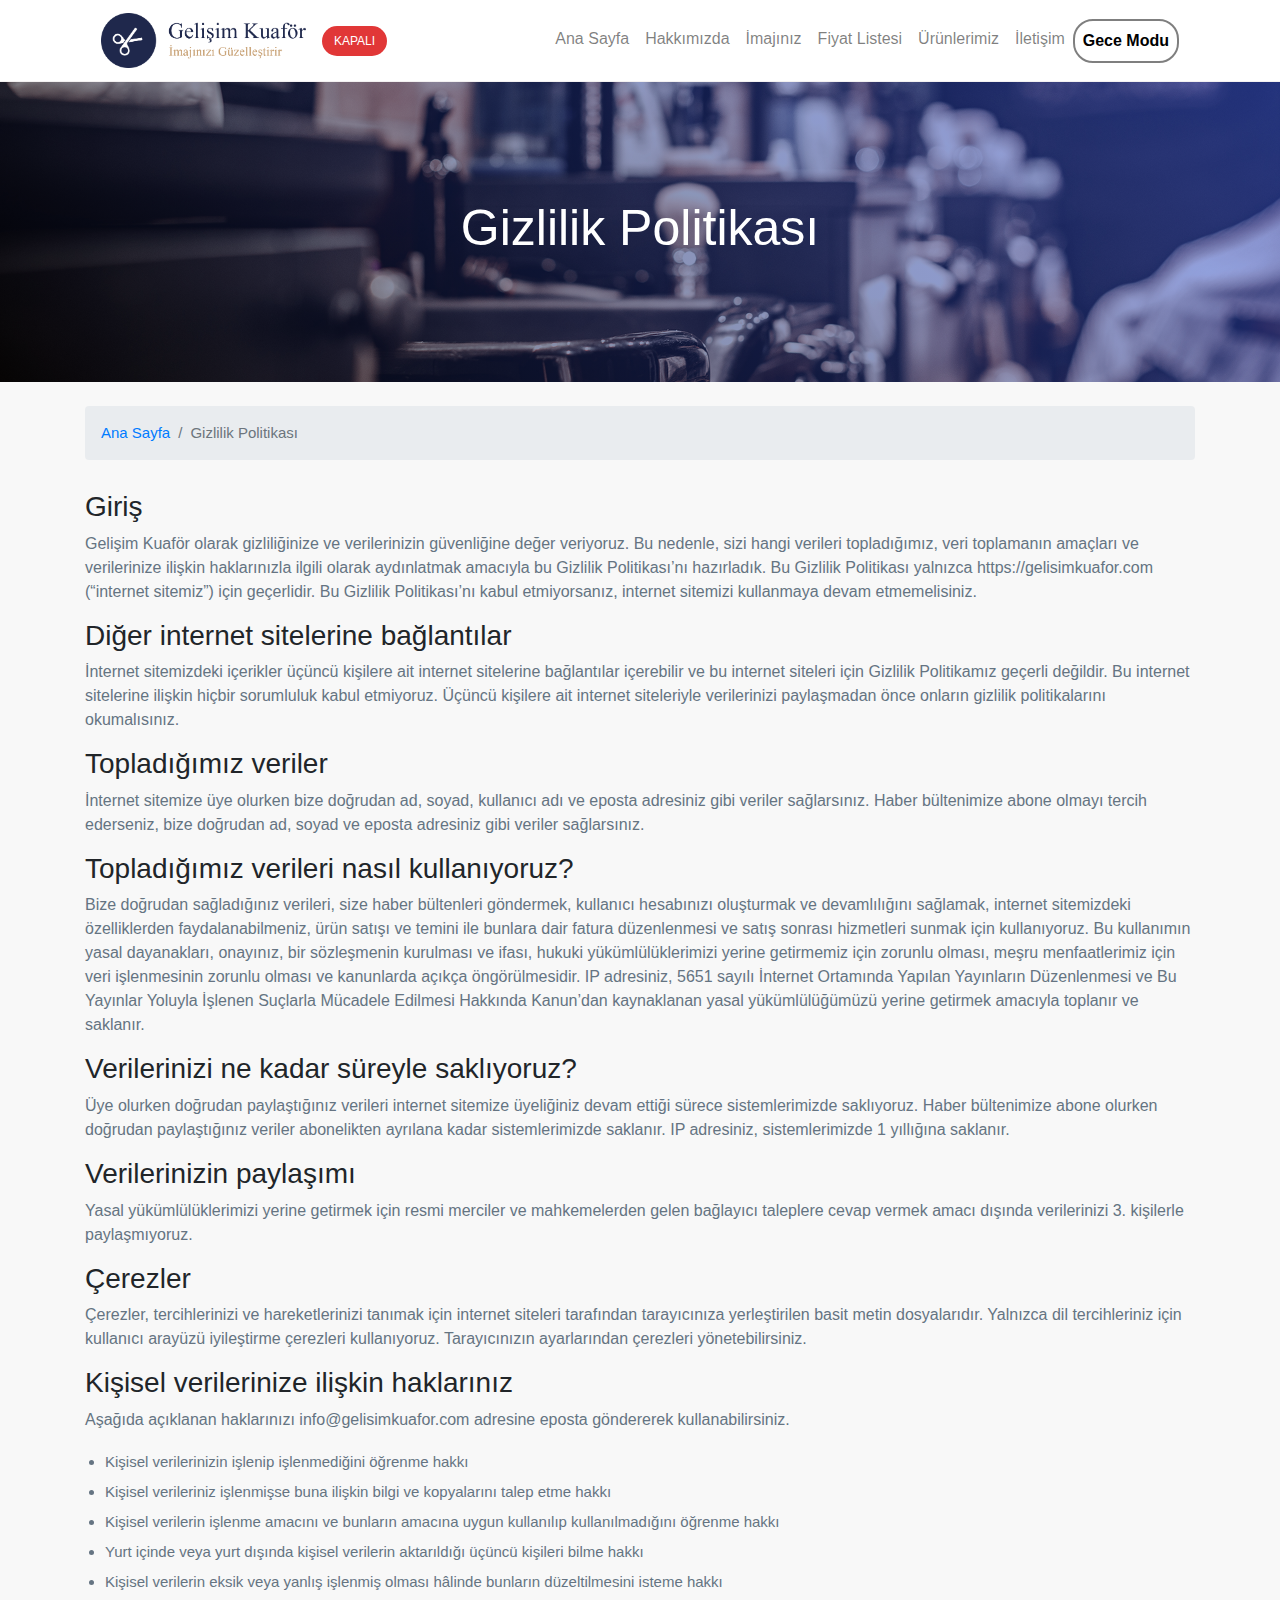
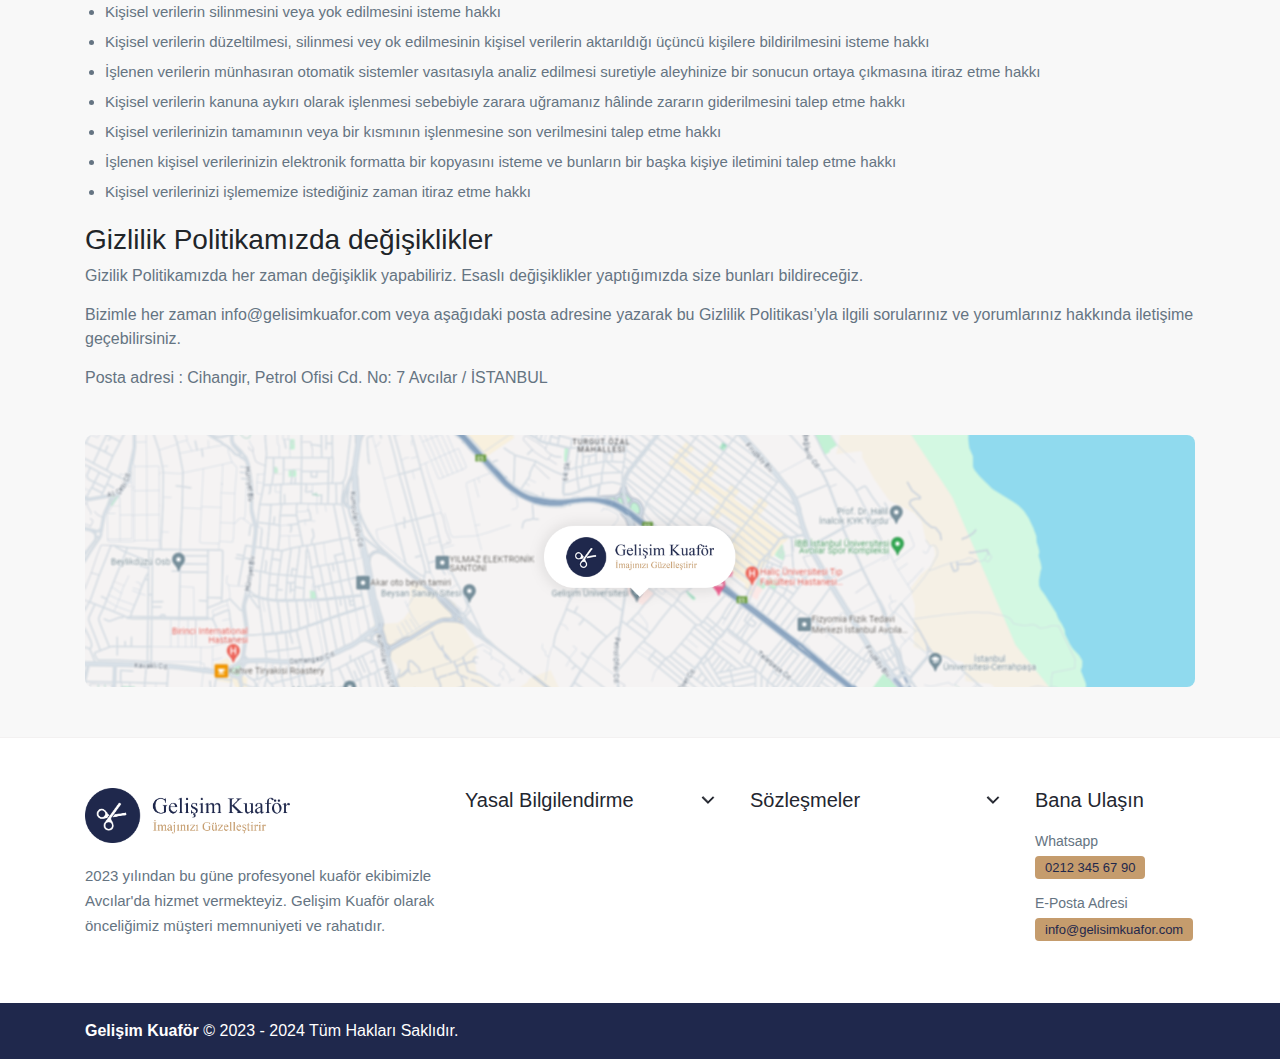
<file: Web Site/gizlilik-politikasi.html>
<!DOCTYPE html>
<html lang="tr">
<head>
    <meta charset="UTF-8">
    <meta name="viewport" content="width=device-width, initial-scale=1.0">
    <link rel="stylesheet" href="https://cdn.jsdelivr.net/npm/bootstrap@4.6.2/dist/css/bootstrap.min.css">
    <link rel="stylesheet" href="css/style.css">
    <title>Gelişim Kuaför - İmajınızı Güzelleştirir</title>
</head>
<body onload="isletmeDurumu()">

    <style>
        .slider img.sliderBg {
            max-height: 300px;
        }
    </style>

    <header>
        <div class="container">
            <nav class="navbar navbar-expand-lg navbar-light">
                <a class="navbar-brand" href="index.html">
                    <img class="normalLogo" style="height: 55px" src="img/logo.png" alt="Gelişim Kuaför">
                    <img class="whiteLogo" style="height: 55px" src="img/beyaz-logo.png" alt="Gelişim Kuaför">
                </a>
                <span id="durum"></span>
                <button class="navbar-toggler" type="button" data-toggle="collapse" data-target="#navbarNavAltMarkup" aria-controls="navbarNavAltMarkup" aria-expanded="false" aria-label="Toggle navigation">
                <span class="navbar-toggler-icon"></span>
                </button>
                <div class="collapse navbar-collapse justify-content-end" id="navbarNavAltMarkup">
                <div class="navbar-nav">
                    <a class="nav-link" href="index.html">Ana Sayfa</a>
                    <a class="nav-link" href="hakkimizda.html">Hakkımızda</a>
                    <a class="nav-link" href="imajiniz.html">İmajınız</a>
                    <a class="nav-link" href="fiyat-listesi.html">Fiyat Listesi</a>
                    <a class="nav-link" href="urunlerimiz.html">Ürünlerimiz</a>
                    <a class="nav-link" href="iletisim.html">İletişim</a>
                    <a class="nav-link" id="toggleButton"><strong>Gece Modu</strong></a>
                </div>
                </div>
            </nav>
        </div>
    </header>

    <div class="mainContent">
        <div class="slider">
            <img class="sliderBg" src="img/slider-1.jpg" alt="Slider">
            <div class="sliderDetail">
                <h1>Gizlilik Politikası</h1>
            </div>
        </div>
        <div class="container">
            <nav aria-label="breadcrumb">
                <ol class="breadcrumb mb-0 mt-4">
                  <li class="breadcrumb-item"><a href="index.html">Ana Sayfa</a></li>
                  <li class="breadcrumb-item active" aria-current="page">Gizlilik Politikası</li>
                </ol>
            </nav>
            <div class="singleContent">
                <h3>Giriş</h3>
                <p>Gelişim Kuaför olarak gizliliğinize ve verilerinizin güvenliğine değer veriyoruz. Bu nedenle, sizi hangi verileri topladığımız, veri toplamanın amaçları ve verilerinize ilişkin haklarınızla ilgili olarak aydınlatmak amacıyla bu Gizlilik Politikası’nı hazırladık. Bu Gizlilik Politikası yalnızca https://gelisimkuafor.com (“internet sitemiz”) için geçerlidir. Bu Gizlilik Politikası’nı kabul etmiyorsanız, internet sitemizi kullanmaya devam etmemelisiniz.</p>
                <h3>Diğer internet sitelerine bağlantılar</h3>
                <p>İnternet sitemizdeki içerikler üçüncü kişilere ait internet sitelerine bağlantılar içerebilir ve bu internet siteleri için Gizlilik Politikamız geçerli değildir. Bu internet sitelerine ilişkin hiçbir sorumluluk kabul etmiyoruz. Üçüncü kişilere ait internet siteleriyle verilerinizi paylaşmadan önce onların gizlilik politikalarını okumalısınız.</p>
                <h3>Topladığımız veriler</h3>
                <p>İnternet sitemize üye olurken bize doğrudan ad, soyad, kullanıcı adı ve eposta adresiniz gibi veriler sağlarsınız. Haber bültenimize abone olmayı tercih ederseniz, bize doğrudan ad, soyad ve eposta adresiniz gibi veriler sağlarsınız.</p>
                <h3>Topladığımız verileri nasıl kullanıyoruz?</h3>
                <p>Bize doğrudan sağladığınız verileri, size haber bültenleri göndermek, kullanıcı hesabınızı oluşturmak ve devamlılığını sağlamak, internet sitemizdeki özelliklerden faydalanabilmeniz, ürün satışı ve temini ile bunlara dair fatura düzenlenmesi ve satış sonrası hizmetleri sunmak için kullanıyoruz. Bu kullanımın yasal dayanakları, onayınız, bir sözleşmenin kurulması ve ifası, hukuki yükümlülüklerimizi yerine getirmemiz için zorunlu olması, meşru menfaatlerimiz için veri işlenmesinin zorunlu olması ve kanunlarda açıkça öngörülmesidir. IP adresiniz, 5651 sayılı İnternet Ortamında Yapılan Yayınların Düzenlenmesi ve Bu Yayınlar Yoluyla İşlenen Suçlarla Mücadele Edilmesi Hakkında Kanun’dan kaynaklanan yasal yükümlülüğümüzü yerine getirmek amacıyla toplanır ve saklanır.</p>
                <h3>Verilerinizi ne kadar süreyle saklıyoruz?</h3>
                <p>Üye olurken doğrudan paylaştığınız verileri internet sitemize üyeliğiniz devam ettiği sürece sistemlerimizde saklıyoruz. Haber bültenimize abone olurken doğrudan paylaştığınız veriler abonelikten ayrılana kadar sistemlerimizde saklanır. IP adresiniz, sistemlerimizde 1 yıllığına saklanır.</p>
                <h3>Verilerinizin paylaşımı</h3>
                <p>Yasal yükümlülüklerimizi yerine getirmek için resmi merciler ve mahkemelerden gelen bağlayıcı taleplere cevap vermek amacı dışında verilerinizi 3. kişilerle paylaşmıyoruz.</p>
                <h3>Çerezler</h3>
                <p>Çerezler, tercihlerinizi ve hareketlerinizi tanımak için internet siteleri tarafından tarayıcınıza yerleştirilen basit metin dosyalarıdır. Yalnızca dil tercihleriniz için kullanıcı arayüzü iyileştirme çerezleri kullanıyoruz. Tarayıcınızın ayarlarından çerezleri yönetebilirsiniz.</p>
                <h3>Kişisel verilerinize ilişkin haklarınız</h3>
                <p>Aşağıda açıklanan haklarınızı info@gelisimkuafor.com adresine eposta göndererek kullanabilirsiniz.</p>
                <ul>
                    <li>Kişisel verilerinizin işlenip işlenmediğini öğrenme hakkı</li>
                    <li>Kişisel verileriniz işlenmişse buna ilişkin bilgi ve kopyalarını talep etme hakkı</li>
                    <li>Kişisel verilerin işlenme amacını ve bunların amacına uygun kullanılıp kullanılmadığını öğrenme hakkı</li>
                    <li>Yurt içinde veya yurt dışında kişisel verilerin aktarıldığı üçüncü kişileri bilme hakkı</li>
                    <li>Kişisel verilerin eksik veya yanlış işlenmiş olması hâlinde bunların düzeltilmesini isteme hakkı</li>
                    <li>Kişisel verilerin silinmesini veya yok edilmesini isteme hakkı</li>
                    <li>Kişisel verilerin düzeltilmesi, silinmesi vey ok edilmesinin kişisel verilerin aktarıldığı üçüncü kişilere bildirilmesini isteme hakkı</li>
                    <li>İşlenen verilerin münhasıran otomatik sistemler vasıtasıyla analiz edilmesi suretiyle aleyhinize bir sonucun ortaya çıkmasına itiraz etme hakkı</li>
                    <li>Kişisel verilerin kanuna aykırı olarak işlenmesi sebebiyle zarara uğramanız hâlinde zararın giderilmesini talep etme hakkı</li>
                    <li>Kişisel verilerinizin tamamının veya bir kısmının işlenmesine son verilmesini talep etme hakkı</li>
                    <li>İşlenen kişisel verilerinizin elektronik formatta bir kopyasını isteme ve bunların bir başka kişiye iletimini talep etme hakkı</li>
                    <li>Kişisel verilerinizi işlememize istediğiniz zaman itiraz etme hakkı</li>
                </ul>
                <h3>Gizlilik Politikamızda değişiklikler</h3>
                <p>Gizilik Politikamızda her zaman değişiklik yapabiliriz. Esaslı değişiklikler yaptığımızda size bunları bildireceğiz.</p>
                <h3></h3>
                <p>Bizimle her zaman info@gelisimkuafor.com veya aşağıdaki posta adresine yazarak bu Gizlilik Politikası’yla ilgili sorularınız ve yorumlarınız hakkında iletişime geçebilirsiniz.</p>
                <p>Posta adresi : Cihangir, Petrol Ofisi Cd. No: 7 Avcılar / İSTANBUL</p>
            </div>
        </div>
    </div>

    <footer>
        <div class="googleMap">
            <div class="container">
                <div class="row">
                    <div class="col-md-12">
                        <img src="img/map-small.png">
                    </div>
                </div>
            </div>
        </div>
        
        <div class="footerContent">
            <div class="container">
                <div class="footerMenu">
                    <div class="row">
                        <div class="col-lg-4 col-md-6 col-sm-12">
                            <div class="menuItem">
                                <div class="mainLogo">
                                    <a href="index.html">
                                        <img class="normalLogo" style="height: 55px" src="img/logo.png" alt="Gelişim Kuaför">
                                        <img class="whiteLogo" style="height: 55px" src="img/beyaz-logo.png" alt="Gelişim Kuaför">
                                    </a>
                                </div>
                                <div class="siteDesc">
                                    <p>2023 yılından bu güne profesyonel kuaför ekibimizle Avcılar'da hizmet vermekteyiz. Gelişim Kuaför olarak önceliğimiz müşteri memnuniyeti ve rahatıdır.</p>
                                </div>
                            </div>
                        </div>
                        <div class="col-lg-3 col-md-6 col-sm-12 mb-4">
                            <div class="menuItem">
                                <h4 class="dropdown">Yasal Bilgilendirme <img src="img/arrow.png"></h4>
                                <ul class="noList subMenu">
                                    <li><a href="gizlilik-politikasi.html">Gizlilik Politikası</a></li>
                                    <li><a href="cerez-politikasi.html">Çerez Politikası</a></li>
                                    <li><a href="kullanim-kosullari.html">Kullanım Koşulları</a></li>
                                </ul>
                            </div>
                        </div>
                        <div class="col-lg-3 col-md-6 col-sm-12 mb-4">
                            <div class="menuItem">
                                <h4 class="dropdown">Sözleşmeler <img src="img/arrow.png"></h4>
                                <ul class="noList subMenu">
                                    <li><a href="iptal-ve-iade-kosullari.html">İptal ve İade Koşulları</a></li>
                                </ul>
                            </div>
                        </div>
                        <div class="col-lg-2 col-md-6 col-sm-12">
                            <div class="menuItem">
                                <h4>Bana Ulaşın</h4>
                                <ul class="noList">
                                    <li><a target="_blank" href="https://wa.me/902123456790">Whatsapp <span class="badge">0212 345 67 90</span></a></li>
                                    <li><a target="_blank" href="mailto:info@gelisimkuafor.com">E-Posta Adresi <span class="badge">info@gelisimkuafor.com</span></a></li>
                                </ul>
                            </div>
                        </div>
                    </div>
                </div>
            </div>
        </div>
        <div class="footerBottom">
            <div class="container">
                <div class="row align-items-center pt-3 pb-3">
                    <div class="col-lg-6 col-md-12 col-sm-12">
                        <span><strong>Gelişim Kuaför</strong> © 2023 - 2024 Tüm Hakları Saklıdır.</span>
                    </div>
                    <div class="col-lg-6 col-md-12 col-sm-12">
                        <div class="footerSocial">
                            <ul class="noList d-flex align-items-center justify-content-end">
                                <li><a target="_blank" href="https://www.facebook.com/gelisimedu"><i class="ri-facebook-circle-line"></i></a></li>
                                <li><a target="_blank" href="https://www.instagram.com/igugelisim/"><i class="ri ri-instagram-line"></i></a></li>
                            </ul>
                        </div>
                    </div>
                </div>
            </div>
        </div>
    </footer>

    <button id="scrollToTopBtn" onclick="scrollToTop()"><img src="img/up-icon.png"></button>

    <script src="https://cdn.jsdelivr.net/npm/jquery@3.5.1/dist/jquery.slim.min.js"></script>
    <script src="https://cdn.jsdelivr.net/npm/popper.js@1.16.1/dist/umd/popper.min.js"></script>
    <script src="https://cdn.jsdelivr.net/npm/bootstrap@4.6.2/dist/js/bootstrap.min.js"></script>
    <script src="js/main.js"></script>
    
</body>
</html>
</file>
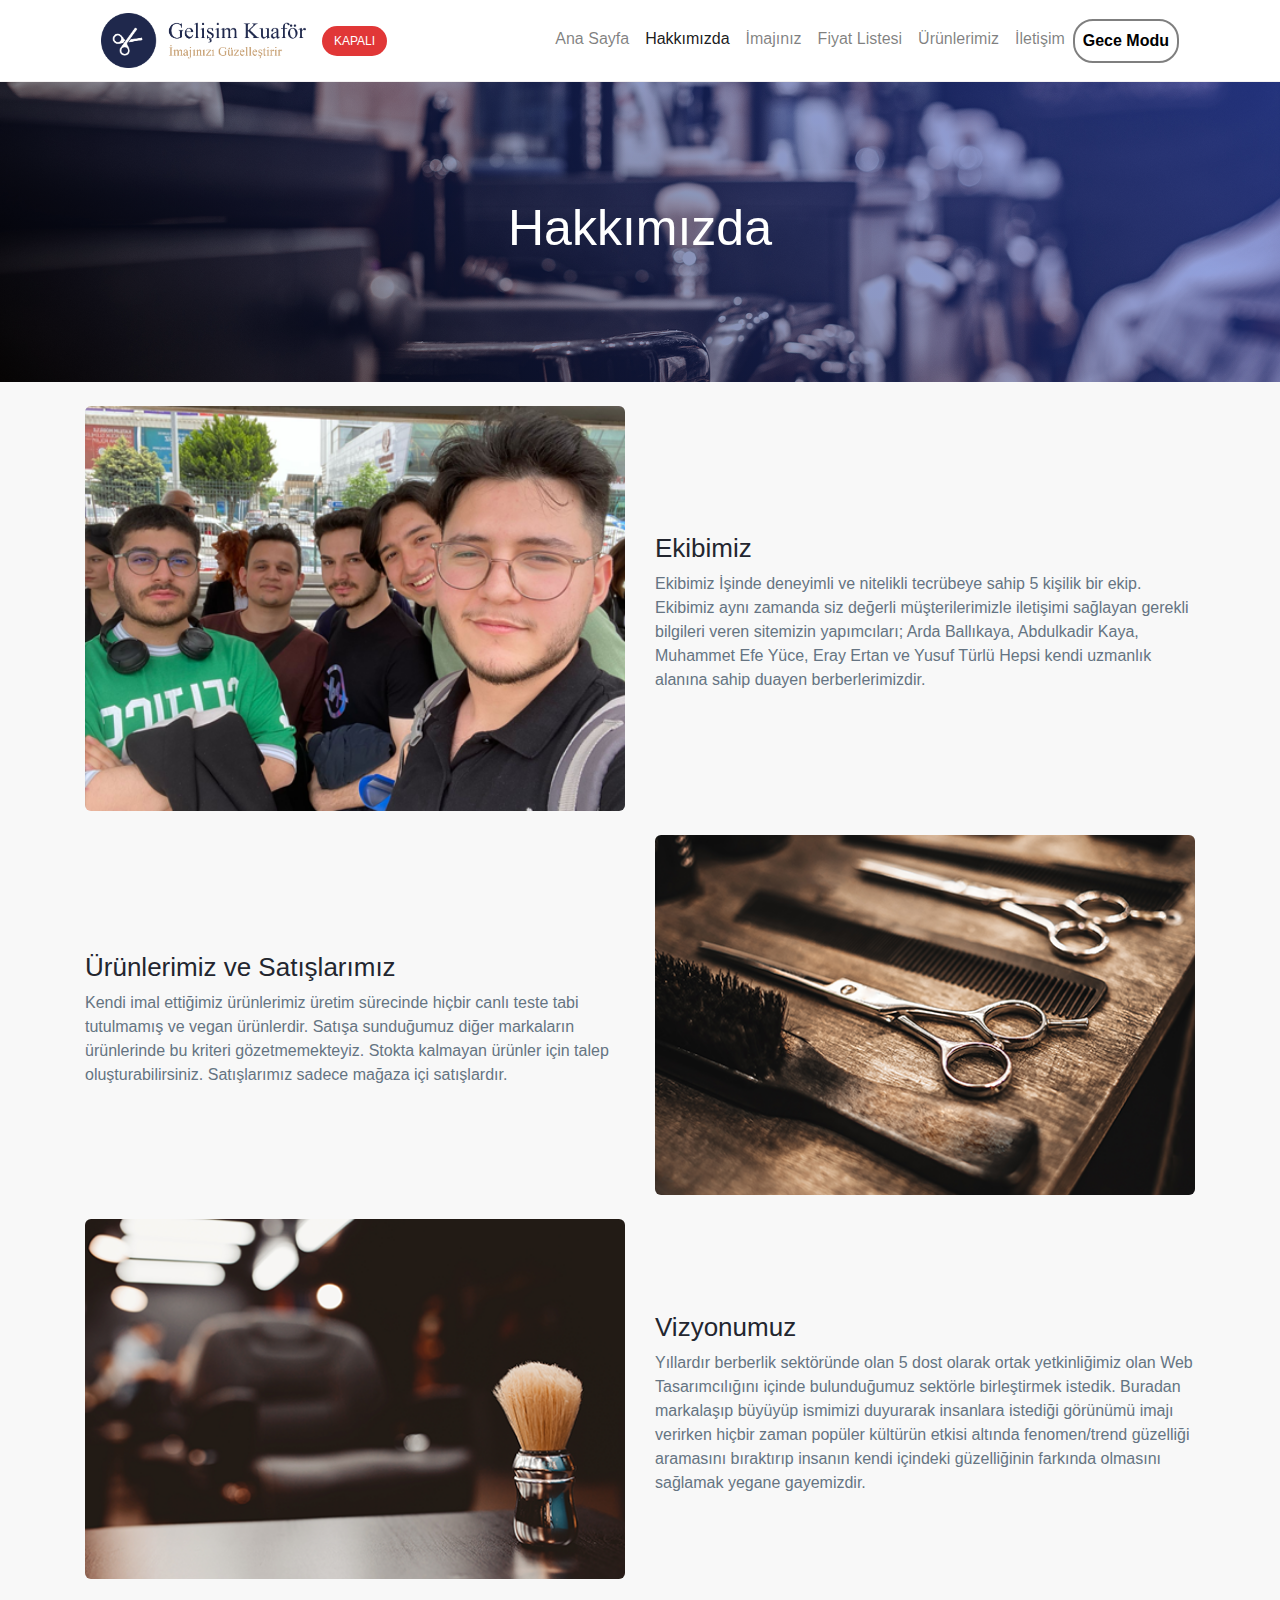
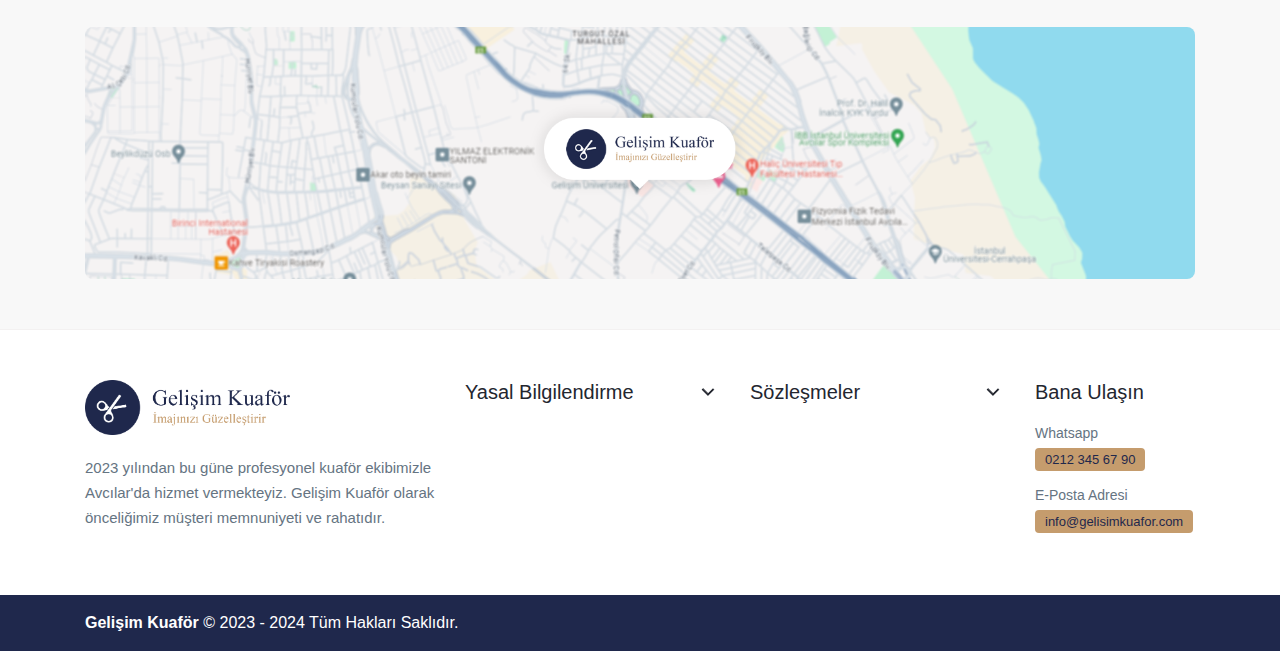
<file: Web Site/hakkimizda.html>
<!DOCTYPE html>
<html lang="tr">
<head>
    <meta charset="UTF-8">
    <meta name="viewport" content="width=device-width, initial-scale=1.0">
    <link rel="stylesheet" href="https://cdn.jsdelivr.net/npm/bootstrap@4.6.2/dist/css/bootstrap.min.css">
    <link rel="stylesheet" href="css/style.css">
    <title>Gelişim Kuaför - İmajınızı Güzelleştirir</title>
</head>
<body onload="isletmeDurumu()">

    <style>
        .slider img.sliderBg {
            max-height: 300px;
        }
    </style>

    <header>
        <div class="container">
            <nav class="navbar navbar-expand-lg navbar-light">
                <a class="navbar-brand" href="index.html">
                    <img class="normalLogo" style="height: 55px" src="img/logo.png" alt="Gelişim Kuaför">
                    <img class="whiteLogo" style="height: 55px" src="img/beyaz-logo.png" alt="Gelişim Kuaför">
                </a>
                <span id="durum"></span>
                <button class="navbar-toggler" type="button" data-toggle="collapse" data-target="#navbarNavAltMarkup" aria-controls="navbarNavAltMarkup" aria-expanded="false" aria-label="Toggle navigation">
                <span class="navbar-toggler-icon"></span>
                </button>
                <div class="collapse navbar-collapse justify-content-end" id="navbarNavAltMarkup">
                <div class="navbar-nav">
                    <a class="nav-link" href="index.html">Ana Sayfa</a>
                    <a class="nav-link active" href="hakkimizda.html">Hakkımızda</a>
                    <a class="nav-link" href="imajiniz.html">İmajınız</a>
                    <a class="nav-link" href="fiyat-listesi.html">Fiyat Listesi</a>
                    <a class="nav-link" href="urunlerimiz.html">Ürünlerimiz</a>
                    <a class="nav-link" href="iletisim.html">İletişim</a>
                    <a class="nav-link" id="toggleButton"><strong>Gece Modu</strong></a>
                </div>
                </div>
            </nav>
        </div>
    </header>

    <div class="mainContent">
        <div class="slider">
            <img class="sliderBg" src="img/slider-1.jpg" alt="Slider">
            <div class="sliderDetail">
                <h1>Hakkımızda</h1>
            </div>
        </div>
        <div class="container">
            <div class="main aboutUs mb-4 mt-4">
                <div class="row align-items-center">
                    <div class="col-md-6">
                        <div class="media">
                            <img class="mb-4" src="img/ekibimiz.png" alt="Ekibimiz">
                        </div>
                    </div>
                    <div class="col-md-6">
                        <h2>Ekibimiz</h2>
                        <p>Ekibimiz İşinde deneyimli ve nitelikli tecrübeye sahip 5 kişilik bir ekip. Ekibimiz aynı zamanda siz değerli müşterilerimizle iletişimi sağlayan gerekli bilgileri veren sitemizin yapımcıları; Arda Ballıkaya, Abdulkadir Kaya, Muhammet Efe Yüce, Eray Ertan ve Yusuf Türlü Hepsi kendi uzmanlık alanına sahip duayen berberlerimizdir.</p>
                    </div>
                </div>

                <div class="row align-items-center backwards">
                    <div class="col-md-6">
                        <h2>Ürünlerimiz ve Satışlarımız</h2>
                        <p>Kendi imal ettiğimiz ürünlerimiz üretim sürecinde hiçbir canlı teste tabi tutulmamış ve vegan ürünlerdir. Satışa sunduğumuz diğer markaların ürünlerinde bu kriteri gözetmemekteyiz. Stokta kalmayan ürünler için talep oluşturabilirsiniz. Satışlarımız sadece mağaza içi satışlardır.</p>
                    </div>
                    <div class="col-md-6">
                        <img class="mb-4" src="img/urunlerimiz.png" alt="Ürünlerimiz ve Satışlarımız">
                    </div>
                </div>

                <div class="row align-items-center">
                    <div class="col-md-6">
                        <img class="mb-4" src="img/vizyonumuz.png" alt="Vizyonumuz">
                    </div>
                    <div class="col-md-6">
                        <h2>Vizyonumuz</h2>
                        <p>Yıllardır berberlik sektöründe olan 5 dost olarak ortak yetkinliğimiz olan Web Tasarımcılığını içinde bulunduğumuz sektörle birleştirmek istedik. Buradan markalaşıp büyüyüp ismimizi duyurarak insanlara istediği görünümü imajı verirken hiçbir zaman popüler kültürün etkisi altında fenomen/trend güzelliği aramasını bıraktırıp insanın kendi içindeki güzelliğinin farkında olmasını sağlamak yegane gayemizdir.</p>
                    </div>
                </div>
            </div>
        </div>
    </div>

    <footer>
        <div class="googleMap">
            <div class="container">
                <div class="row">
                    <div class="col-md-12">
                        <img src="img/map-small.png">
                    </div>
                </div>
            </div>
        </div>
        
        <div class="footerContent">
            <div class="container">
                <div class="footerMenu">
                    <div class="row">
                        <div class="col-lg-4 col-md-6 col-sm-12">
                            <div class="menuItem">
                                <div class="mainLogo">
                                    <a href="index.html">
                                        <img class="normalLogo" style="height: 55px" src="img/logo.png" alt="Gelişim Kuaför">
                                        <img class="whiteLogo" style="height: 55px" src="img/beyaz-logo.png" alt="Gelişim Kuaför">
                                    </a>
                                </div>
                                <div class="siteDesc">
                                    <p>2023 yılından bu güne profesyonel kuaför ekibimizle Avcılar'da hizmet vermekteyiz. Gelişim Kuaför olarak önceliğimiz müşteri memnuniyeti ve rahatıdır.</p>
                                </div>
                            </div>
                        </div>
                        <div class="col-lg-3 col-md-6 col-sm-12 mb-4">
                            <div class="menuItem">
                                <h4 class="dropdown">Yasal Bilgilendirme <img src="img/arrow.png"></h4>
                                <ul class="noList subMenu">
                                    <li><a href="gizlilik-politikasi.html">Gizlilik Politikası</a></li>
                                    <li><a href="cerez-politikasi.html">Çerez Politikası</a></li>
                                    <li><a href="kullanim-kosullari.html">Kullanım Koşulları</a></li>
                                </ul>
                            </div>
                        </div>
                        <div class="col-lg-3 col-md-6 col-sm-12 mb-4">
                            <div class="menuItem">
                                <h4 class="dropdown">Sözleşmeler <img src="img/arrow.png"></h4>
                                <ul class="noList subMenu">
                                    <li><a href="iptal-ve-iade-kosullari.html">İptal ve İade Koşulları</a></li>
                                </ul>
                            </div>
                        </div>
                        <div class="col-lg-2 col-md-6 col-sm-12">
                            <div class="menuItem">
                                <h4>Bana Ulaşın</h4>
                                <ul class="noList">
                                    <li><a target="_blank" href="https://wa.me/902123456790">Whatsapp <span class="badge">0212 345 67 90</span></a></li>
                                    <li><a target="_blank" href="mailto:info@gelisimkuafor.com">E-Posta Adresi <span class="badge">info@gelisimkuafor.com</span></a></li>
                                </ul>
                            </div>
                        </div>
                    </div>
                </div>
            </div>
        </div>
        <div class="footerBottom">
            <div class="container">
                <div class="row align-items-center pt-3 pb-3">
                    <div class="col-lg-6 col-md-12 col-sm-12">
                        <span><strong>Gelişim Kuaför</strong> © 2023 - 2024 Tüm Hakları Saklıdır.</span>
                    </div>
                    <div class="col-lg-6 col-md-12 col-sm-12">
                        <div class="footerSocial">
                            <ul class="noList d-flex align-items-center justify-content-end">
                                <li><a target="_blank" href="https://www.facebook.com/gelisimedu"><i class="ri-facebook-circle-line"></i></a></li>
                                <li><a target="_blank" href="https://www.instagram.com/igugelisim/"><i class="ri ri-instagram-line"></i></a></li>
                            </ul>
                        </div>
                    </div>
                </div>
            </div>
        </div>
    </footer>

    <button id="scrollToTopBtn" onclick="scrollToTop()"><img src="img/up-icon.png"></button>

    <script src="https://cdn.jsdelivr.net/npm/jquery@3.5.1/dist/jquery.slim.min.js"></script>
    <script src="https://cdn.jsdelivr.net/npm/popper.js@1.16.1/dist/umd/popper.min.js"></script>
    <script src="https://cdn.jsdelivr.net/npm/bootstrap@4.6.2/dist/js/bootstrap.min.js"></script>
    <script src="js/main.js"></script>
    
</body>
</html>
</file>
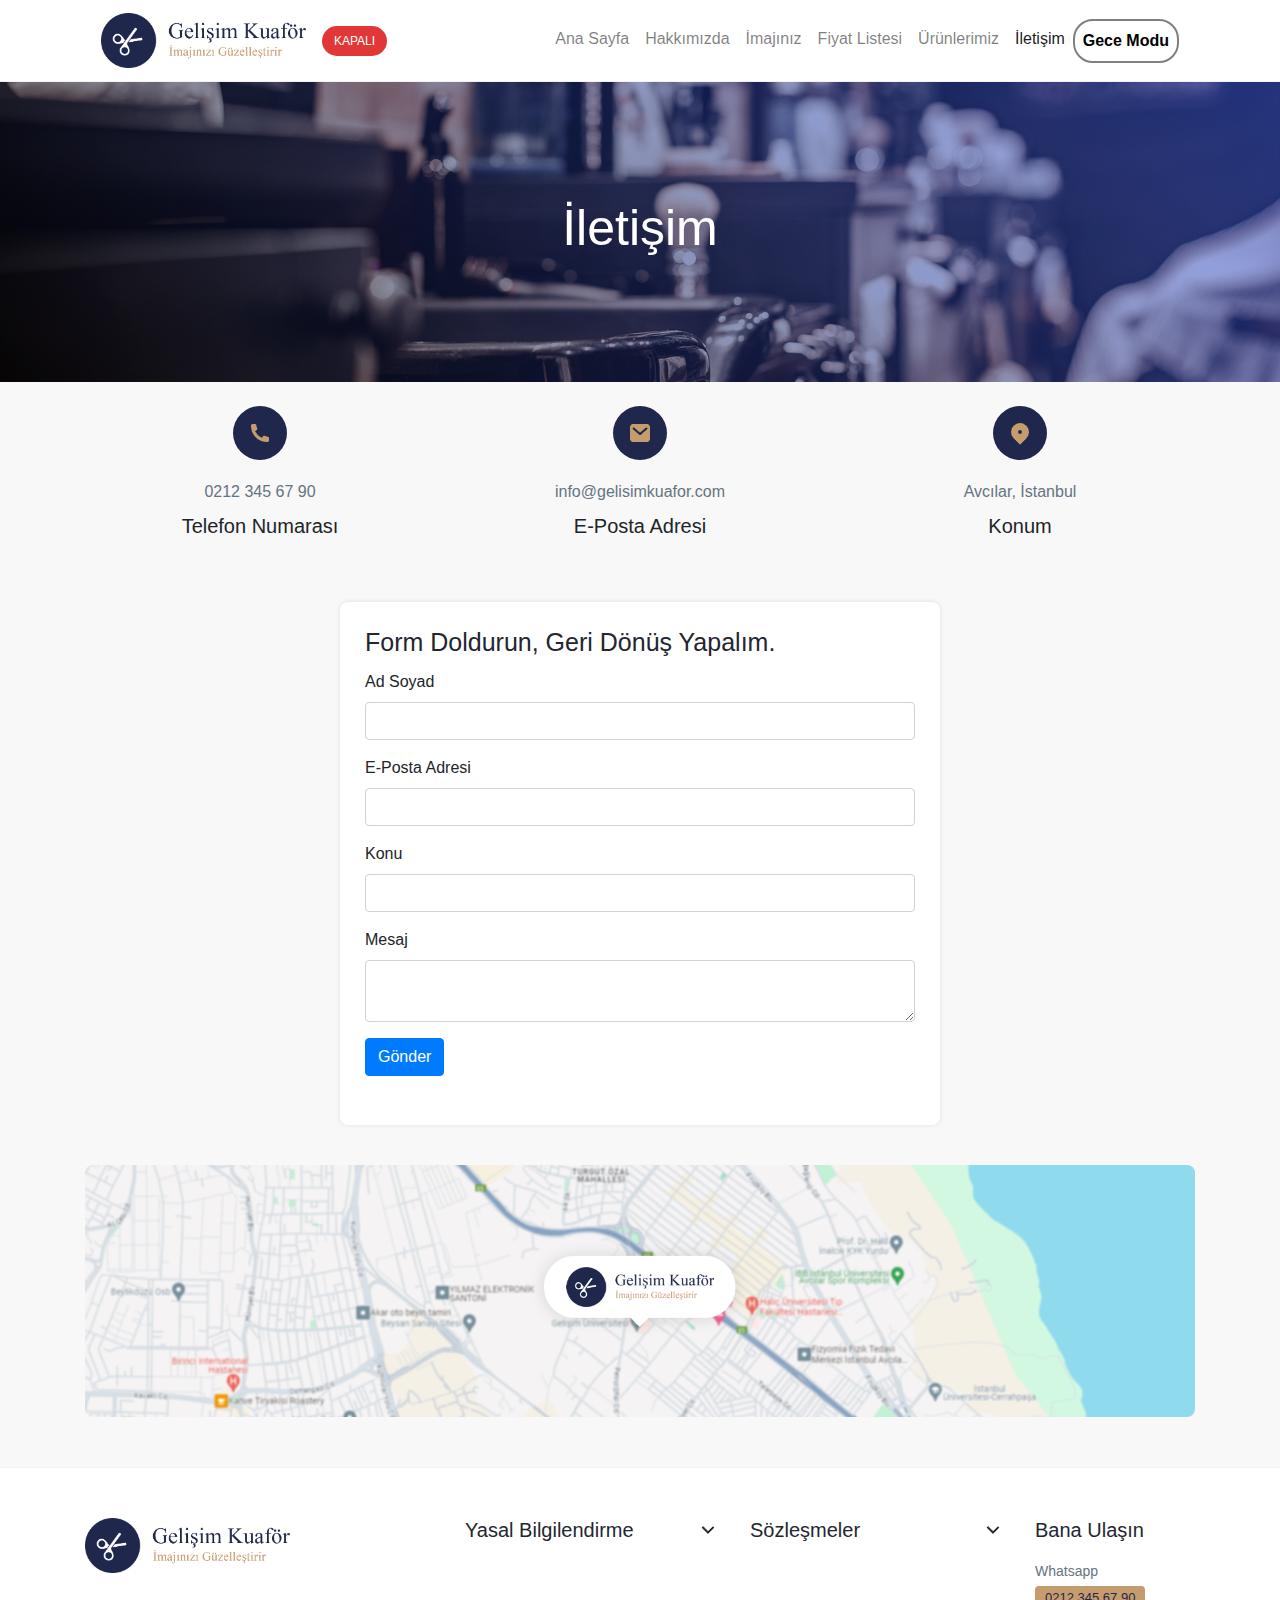
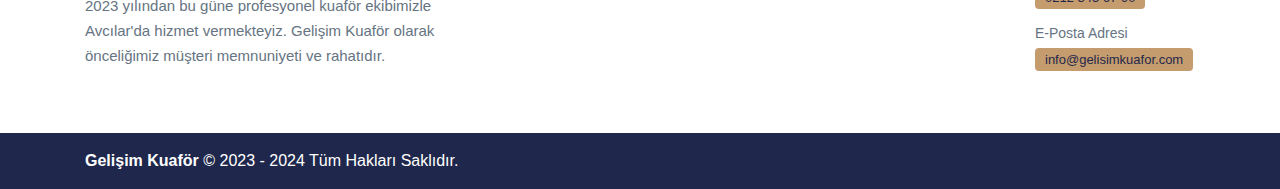
<file: Web Site/iletisim.html>
<!DOCTYPE html>
<html lang="tr">
<head>
    <meta charset="UTF-8">
    <meta name="viewport" content="width=device-width, initial-scale=1.0">
    <link rel="stylesheet" href="https://cdn.jsdelivr.net/npm/bootstrap@4.6.2/dist/css/bootstrap.min.css">
    <link rel="stylesheet" href="css/style.css">
    <title>Gelişim Kuaför - İmajınızı Güzelleştirir</title>
</head>
<body onload="isletmeDurumu()">

    <style>
        .slider img.sliderBg {
            max-height: 300px;
        }
    </style>

    <header>
        <div class="container">
            <nav class="navbar navbar-expand-lg navbar-light">
                <a class="navbar-brand" href="index.html">
                    <img class="normalLogo" style="height: 55px" src="img/logo.png" alt="Gelişim Kuaför">
                    <img class="whiteLogo" style="height: 55px" src="img/beyaz-logo.png" alt="Gelişim Kuaför">
                </a>
                <span id="durum"></span>
                <button class="navbar-toggler" type="button" data-toggle="collapse" data-target="#navbarNavAltMarkup" aria-controls="navbarNavAltMarkup" aria-expanded="false" aria-label="Toggle navigation">
                <span class="navbar-toggler-icon"></span>
                </button>
                <div class="collapse navbar-collapse justify-content-end" id="navbarNavAltMarkup">
                <div class="navbar-nav">
                    <a class="nav-link" href="index.html">Ana Sayfa</a>
                    <a class="nav-link" href="hakkimizda.html">Hakkımızda</a>
                    <a class="nav-link" href="imajiniz.html">İmajınız</a>
                    <a class="nav-link" href="fiyat-listesi.html">Fiyat Listesi</a>
                    <a class="nav-link" href="urunlerimiz.html">Ürünlerimiz</a>
                    <a class="nav-link active" href="iletisim.html">İletişim</a>
                    <a class="nav-link" id="toggleButton"><strong>Gece Modu</strong></a>
                </div>
                </div>
            </nav>
        </div>
    </header>

    <div class="mainContent">
        <div class="slider">
            <img class="sliderBg" src="img/slider-1.jpg" alt="Slider">
            <div class="sliderDetail">
                <h1>İletişim</h1>
            </div>
        </div>
        <div class="contactSection">
            <div class="container">
                <div class="contactList mb-4 mt-4">
                    <div class="row">
                        <div class="col-md-4 mb-4 text-center">
                            <img src="img/phone-fill.png">
                            <span>0212 345 67 90</span>
                            <h5>Telefon Numarası</h5>
                        </div>
    
                        <div class="col-md-4 mb-4 text-center">
                            <img src="img/mail-fill.png">
                            <span>info@gelisimkuafor.com</span>
                            <h5>E-Posta Adresi</h5>
                        </div>
    
                        <div class="col-md-4 text-center">
                            <img src="img/map-pin-fill.png">
                            <span>Avcılar, İstanbul</span>
                            <h5>Konum</h5>
                        </div>
                    </div>
                </div>
            </div>
        </div>
        <div class="contactForm">
            <div class="container">
                <form id="form">
                    <h3>Form Doldurun, Geri Dönüş Yapalım.</h3>
                    <div class="form-group">
                        <label for="exampleInputEmail1">Ad Soyad</label>
                        <input type="text" class="form-control" required>
                    </div>

                    <div class="form-group">
                        <label for="exampleInputEmail1">E-Posta Adresi</label>
                        <input type="email" class="form-control" required>
                    </div>

                    <div class="form-group">
                        <label for="exampleInputEmail1">Konu</label>
                        <input type="text" class="form-control" required>
                    </div>

                    <div class="form-group">
                        <label for="exampleInputEmail1">Mesaj</label>
                        <textarea name="" class="form-control" id="" required></textarea>
                    </div>

                    <button type="submit" class="btn btn-primary mb-4">Gönder</button>

                    <div class="thankYouMessage">Form gönderildi, teşekkürler. Ekiplerimiz en kısa zamanda sizlere geri dönüş yapılacaktır.</div>
                </form>
            </div>
        </div>
    </div>

    <footer>
        <div class="googleMap">
            <div class="container">
                <div class="row">
                    <div class="col-md-12">
                        <img src="img/map-small.png">
                    </div>
                </div>
            </div>
        </div>
        
        <div class="footerContent">
            <div class="container">
                <div class="footerMenu">
                    <div class="row">
                        <div class="col-lg-4 col-md-6 col-sm-12">
                            <div class="menuItem">
                                <div class="mainLogo">
                                    <a href="index.html">
                                        <img class="normalLogo" style="height: 55px" src="img/logo.png" alt="Gelişim Kuaför">
                                        <img class="whiteLogo" style="height: 55px" src="img/beyaz-logo.png" alt="Gelişim Kuaför">
                                    </a>
                                </div>
                                <div class="siteDesc">
                                    <p>2023 yılından bu güne profesyonel kuaför ekibimizle Avcılar'da hizmet vermekteyiz. Gelişim Kuaför olarak önceliğimiz müşteri memnuniyeti ve rahatıdır.</p>
                                </div>
                            </div>
                        </div>
                        <div class="col-lg-3 col-md-6 col-sm-12 mb-4">
                            <div class="menuItem">
                                <h4 class="dropdown">Yasal Bilgilendirme <img src="img/arrow.png"></h4>
                                <ul class="noList subMenu">
                                    <li><a href="gizlilik-politikasi.html">Gizlilik Politikası</a></li>
                                    <li><a href="cerez-politikasi.html">Çerez Politikası</a></li>
                                    <li><a href="kullanim-kosullari.html">Kullanım Koşulları</a></li>
                                </ul>
                            </div>
                        </div>
                        <div class="col-lg-3 col-md-6 col-sm-12 mb-4">
                            <div class="menuItem">
                                <h4 class="dropdown">Sözleşmeler <img src="img/arrow.png"></h4>
                                <ul class="noList subMenu">
                                    <li><a href="iptal-ve-iade-kosullari.html">İptal ve İade Koşulları</a></li>
                                </ul>
                            </div>
                        </div>
                        <div class="col-lg-2 col-md-6 col-sm-12">
                            <div class="menuItem">
                                <h4>Bana Ulaşın</h4>
                                <ul class="noList">
                                    <li><a target="_blank" href="https://wa.me/902123456790">Whatsapp <span class="badge">0212 345 67 90</span></a></li>
                                    <li><a target="_blank" href="mailto:info@gelisimkuafor.com">E-Posta Adresi <span class="badge">info@gelisimkuafor.com</span></a></li>
                                </ul>
                            </div>
                        </div>
                    </div>
                </div>
            </div>
        </div>
        <div class="footerBottom">
            <div class="container">
                <div class="row align-items-center pt-3 pb-3">
                    <div class="col-lg-6 col-md-12 col-sm-12">
                        <span><strong>Gelişim Kuaför</strong> © 2023 - 2024 Tüm Hakları Saklıdır.</span>
                    </div>
                    <div class="col-lg-6 col-md-12 col-sm-12">
                        <div class="footerSocial">
                            <ul class="noList d-flex align-items-center justify-content-end">
                                <li><a target="_blank" href="https://www.facebook.com/gelisimedu"><i class="ri-facebook-circle-line"></i></a></li>
                                <li><a target="_blank" href="https://www.instagram.com/igugelisim/"><i class="ri ri-instagram-line"></i></a></li>
                            </ul>
                        </div>
                    </div>
                </div>
            </div>
        </div>
    </footer>

    <button id="scrollToTopBtn" onclick="scrollToTop()"><img src="img/up-icon.png"></button>

    <script src="https://cdn.jsdelivr.net/npm/jquery@3.5.1/dist/jquery.slim.min.js"></script>
    <script src="https://cdn.jsdelivr.net/npm/popper.js@1.16.1/dist/umd/popper.min.js"></script>
    <script src="https://cdn.jsdelivr.net/npm/bootstrap@4.6.2/dist/js/bootstrap.min.js"></script>
    <script src="js/main.js"></script>
    
</body>
</html>
</file>
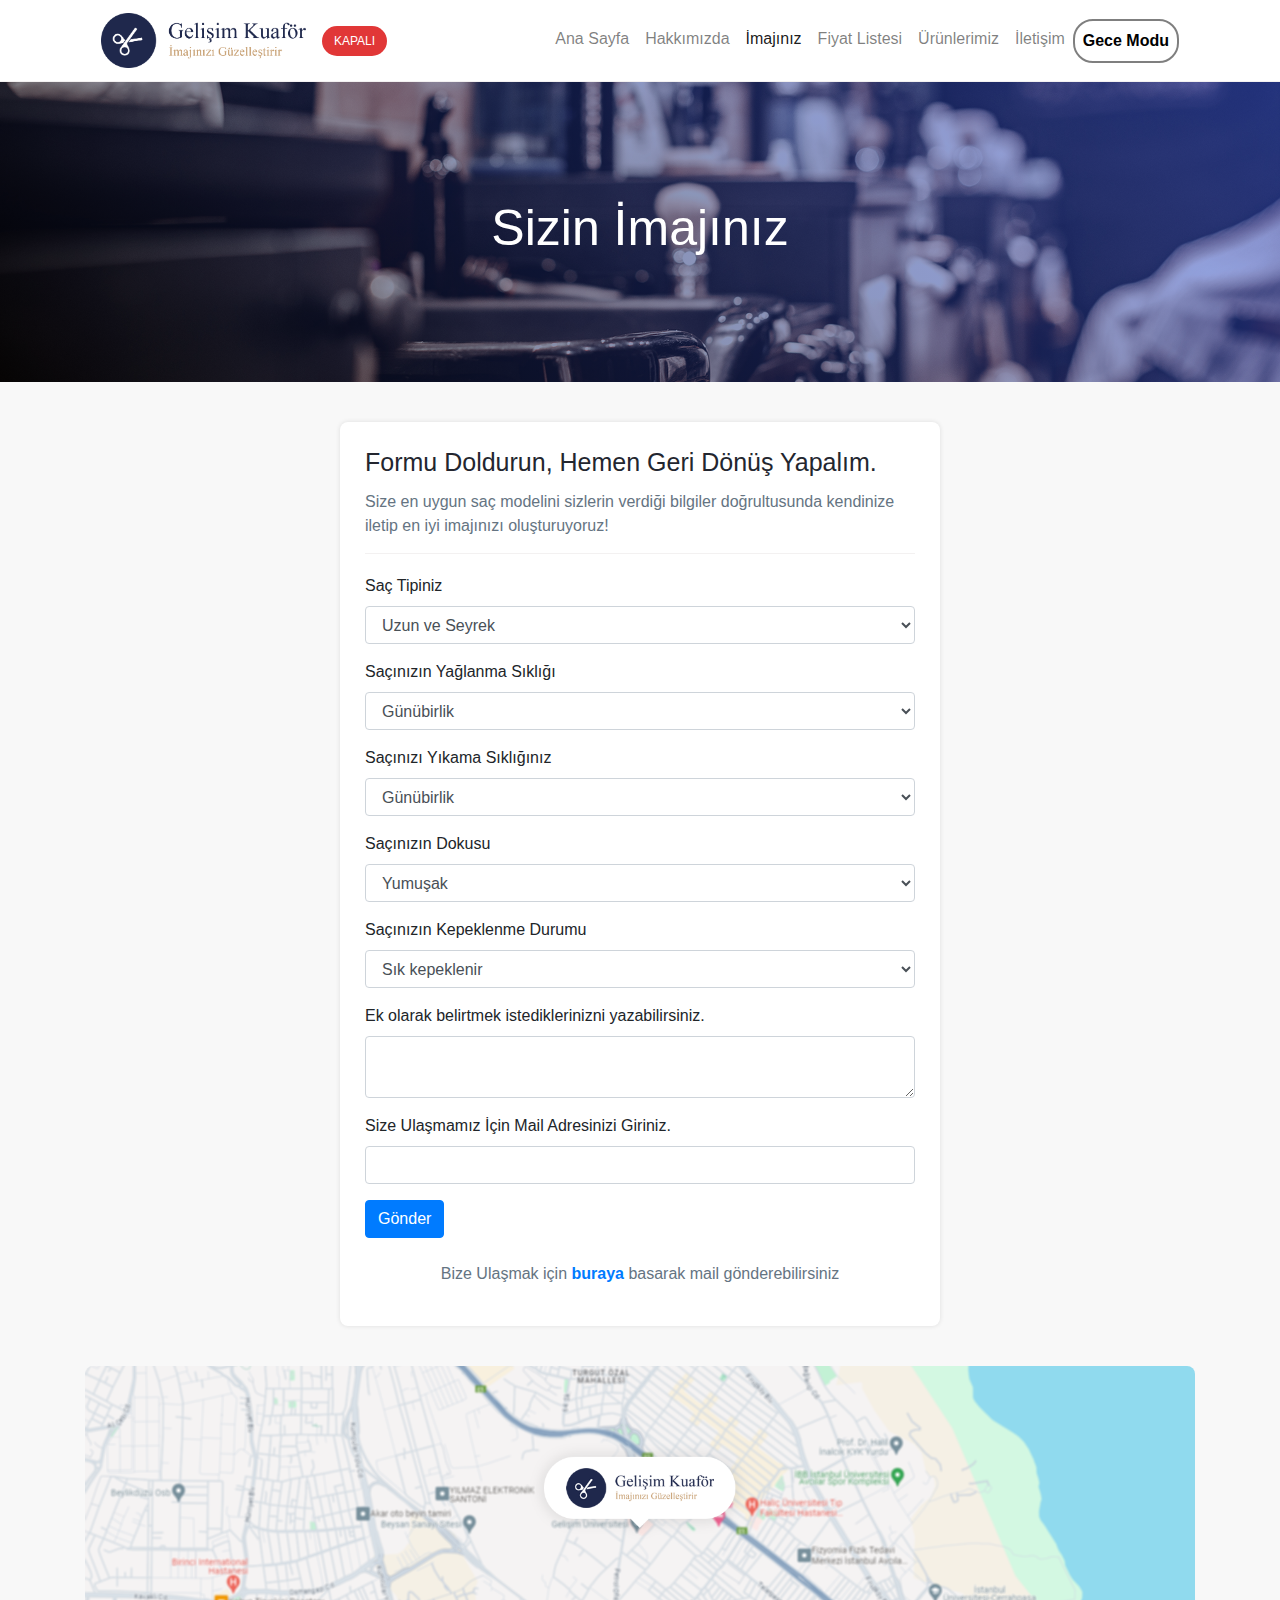
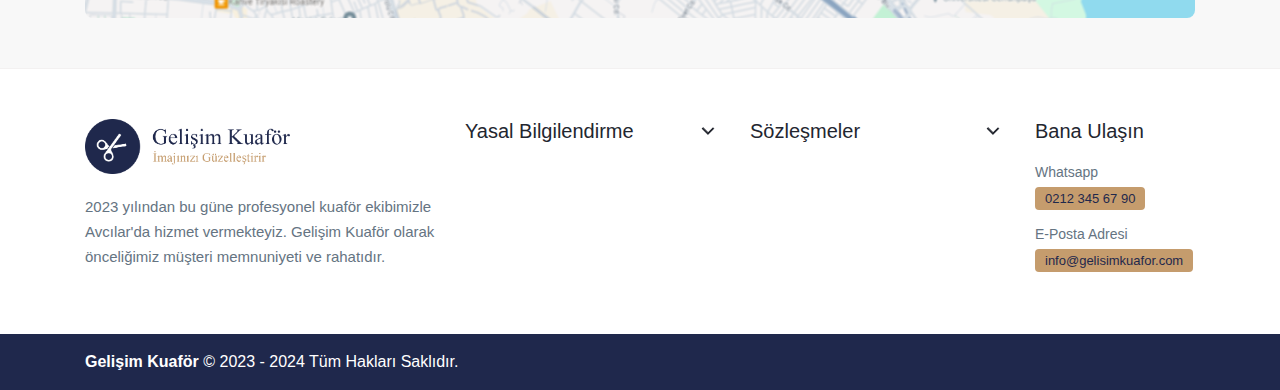
<file: Web Site/imajiniz.html>
<!DOCTYPE html>
<html lang="tr">
<head>
    <meta charset="UTF-8">
    <meta name="viewport" content="width=device-width, initial-scale=1.0">
    <link rel="stylesheet" href="https://cdn.jsdelivr.net/npm/bootstrap@4.6.2/dist/css/bootstrap.min.css">
    <link rel="stylesheet" href="css/style.css">
    <title>Gelişim Kuaför - İmajınızı Güzelleştirir</title>
</head>
<body onload="isletmeDurumu()">
    
    <style>
        .slider img.sliderBg {
            max-height: 300px;
        }
    </style>

    <header>
        <div class="container">
            <nav class="navbar navbar-expand-lg navbar-light">
                <a class="navbar-brand" href="index.html">
                    <img class="normalLogo" style="height: 55px" src="img/logo.png" alt="Gelişim Kuaför">
                    <img class="whiteLogo" style="height: 55px" src="img/beyaz-logo.png" alt="Gelişim Kuaför">
                </a>
                <span id="durum"></span>
                <button class="navbar-toggler" type="button" data-toggle="collapse" data-target="#navbarNavAltMarkup" aria-controls="navbarNavAltMarkup" aria-expanded="false" aria-label="Toggle navigation">
                <span class="navbar-toggler-icon"></span>
                </button>
                <div class="collapse navbar-collapse justify-content-end" id="navbarNavAltMarkup">
                <div class="navbar-nav">
                    <a class="nav-link" href="index.html">Ana Sayfa</a>
                    <a class="nav-link" href="hakkimizda.html">Hakkımızda</a>
                    <a class="nav-link active" href="imajiniz.html">İmajınız</a>
                    <a class="nav-link" href="fiyat-listesi.html">Fiyat Listesi</a>
                    <a class="nav-link" href="urunlerimiz.html">Ürünlerimiz</a>
                    <a class="nav-link" href="iletisim.html">İletişim</a>
                    <a class="nav-link" id="toggleButton"><strong>Gece Modu</strong></a>
                </div>
                </div>
            </nav>
        </div>
    </header>

    <div class="mainContent">
        <div class="slider">
            <img class="sliderBg" src="img/slider-1.jpg" alt="Slider">
            <div class="sliderDetail">
                <h1>Sizin İmajınız</h1>
            </div>
        </div>
        <div class="contactForm">
            <div class="container">
                <form id="form">
                    <h3>Formu Doldurun, Hemen Geri Dönüş Yapalım.</h3>
                    <span>Size en uygun saç modelini sizlerin verdiği bilgiler doğrultusunda kendinize iletip en iyi imajınızı oluşturuyoruz!</span>
                    <div class="form-group">
                        <label for="exampleInputEmail1">Saç Tipiniz</label>
                        <select type="text" class="form-control" name="sac" required>
                            <option>Uzun ve Seyrek</option>
                            <option>Uzun ve Gür</option>
                            <option>Uzun ve Sık</option>
                            <option>Kısa ve Seyrek</option>
                            <option>Kısa ve Gür</option>
                            <option>Kısa ve Sık</option>
                        </select>
                    </div>

                    <div class="form-group">
                        <label for="exampleInputEmail1">Saçınızın Yağlanma Sıklığı</label>
                        <select type="text" class="form-control" name="sac" required>
                            <option>Günübirlik</option>
                            <option>2 Günde bir</option>
                            <option>3 Günde bir</option>
                            <option>Haftada bir</option>
                        </select>
                    </div>

                    <div class="form-group">
                        <label for="exampleInputEmail1">Saçınızı Yıkama Sıklığınız</label>
                        <select type="text" class="form-control" name="sac" required>
                            <option>Günübirlik</option>
                            <option>Günde 2 kez</option>
                            <option>2 Günde 1</option>
                            <option>3 Günde 1</option>
                            <option>4 günde 1</option>
                            <option>Haftada 1</option>
                        </select>
                    </div>

                    <div class="form-group">
                        <label for="exampleInputEmail1">Saçınızın Dokusu</label>
                        <select type="text" class="form-control" name="sac" required>
                            <option>Yumuşak</option>
                            <option>Sert</option>
                        </select>
                    </div>

                    <div class="form-group">
                        <label for="exampleInputEmail1">Saçınızın Kepeklenme Durumu</label>
                        <select type="text" class="form-control" name="sac" required>
                            <option>Sık kepeklenir</option>
                            <option>Ara Sıra Kepeklenir</option>
                            <option>Az Kepeklenir</option>
                        </select>
                    </div>

                    <div class="form-group">
                        <label for="exampleInputEmail1">Ek olarak belirtmek istediklerinizni yazabilirsiniz.</label>
                        <textarea name="" class="form-control" id="" required></textarea>
                    </div>

                    <div class="form-group">
                        <label for="exampleInputEmail1">Size Ulaşmamız İçin Mail Adresinizi Giriniz.</label>
                        <input type="text" name="" class="form-control" id="" required>
                    </div>

                    <button type="submit" class="btn btn-primary mb-4">Gönder</button>
                    <p>Bize Ulaşmak için <a href="mailto:info@gelisimkuafor.com">buraya</a> basarak mail gönderebilirsiniz</p>

                    <div class="thankYouMessage">Form gönderildi, teşekkürler. Ekiplerimiz en kısa zamanda sizlere geri dönüş yapılacaktır.</div>
                </form>
            </div>
        </div>
    </div>

    <footer>
        <div class="googleMap">
            <div class="container">
                <div class="row">
                    <div class="col-md-12">
                        <img src="img/map-small.png">
                    </div>
                </div>
            </div>
        </div>
        
        <div class="footerContent">
            <div class="container">
                <div class="footerMenu">
                    <div class="row">
                        <div class="col-lg-4 col-md-6 col-sm-12">
                            <div class="menuItem">
                                <div class="mainLogo">
                                    <a href="index.html">
                                        <img class="normalLogo" style="height: 55px" src="img/logo.png" alt="Gelişim Kuaför">
                                        <img class="whiteLogo" style="height: 55px" src="img/beyaz-logo.png" alt="Gelişim Kuaför">
                                    </a>
                                </div>
                                <div class="siteDesc">
                                    <p>2023 yılından bu güne profesyonel kuaför ekibimizle Avcılar'da hizmet vermekteyiz. Gelişim Kuaför olarak önceliğimiz müşteri memnuniyeti ve rahatıdır.</p>
                                </div>
                            </div>
                        </div>
                        <div class="col-lg-3 col-md-6 col-sm-12 mb-4">
                            <div class="menuItem">
                                <h4 class="dropdown">Yasal Bilgilendirme <img src="img/arrow.png"></h4>
                                <ul class="noList subMenu">
                                    <li><a href="gizlilik-politikasi.html">Gizlilik Politikası</a></li>
                                    <li><a href="cerez-politikasi.html">Çerez Politikası</a></li>
                                    <li><a href="kullanim-kosullari.html">Kullanım Koşulları</a></li>
                                </ul>
                            </div>
                        </div>
                        <div class="col-lg-3 col-md-6 col-sm-12 mb-4">
                            <div class="menuItem">
                                <h4 class="dropdown">Sözleşmeler <img src="img/arrow.png"></h4>
                                <ul class="noList subMenu">
                                    <li><a href="iptal-ve-iade-kosullari.html">İptal ve İade Koşulları</a></li>
                                </ul>
                            </div>
                        </div>
                        <div class="col-lg-2 col-md-6 col-sm-12">
                            <div class="menuItem">
                                <h4>Bana Ulaşın</h4>
                                <ul class="noList">
                                    <li><a target="_blank" href="https://wa.me/902123456790">Whatsapp <span class="badge">0212 345 67 90</span></a></li>
                                    <li><a target="_blank" href="mailto:info@gelisimkuafor.com">E-Posta Adresi <span class="badge">info@gelisimkuafor.com</span></a></li>
                                </ul>
                            </div>
                        </div>
                    </div>
                </div>
            </div>
        </div>
        <div class="footerBottom">
            <div class="container">
                <div class="row align-items-center pt-3 pb-3">
                    <div class="col-lg-6 col-md-12 col-sm-12">
                        <span><strong>Gelişim Kuaför</strong> © 2023 - 2024 Tüm Hakları Saklıdır.</span>
                    </div>
                    <div class="col-lg-6 col-md-12 col-sm-12">
                        <div class="footerSocial">
                            <ul class="noList d-flex align-items-center justify-content-end">
                                <li><a target="_blank" href="https://www.facebook.com/gelisimedu"><i class="ri-facebook-circle-line"></i></a></li>
                                <li><a target="_blank" href="https://www.instagram.com/igugelisim/"><i class="ri ri-instagram-line"></i></a></li>
                            </ul>
                        </div>
                    </div>
                </div>
            </div>
        </div>
    </footer>

    <button id="scrollToTopBtn" onclick="scrollToTop()"><img src="img/up-icon.png"></button>

    <script src="https://cdn.jsdelivr.net/npm/jquery@3.5.1/dist/jquery.slim.min.js"></script>
    <script src="https://cdn.jsdelivr.net/npm/popper.js@1.16.1/dist/umd/popper.min.js"></script>
    <script src="https://cdn.jsdelivr.net/npm/bootstrap@4.6.2/dist/js/bootstrap.min.js"></script>
    <script src="js/main.js"></script>
    
</body>
</html>
</file>
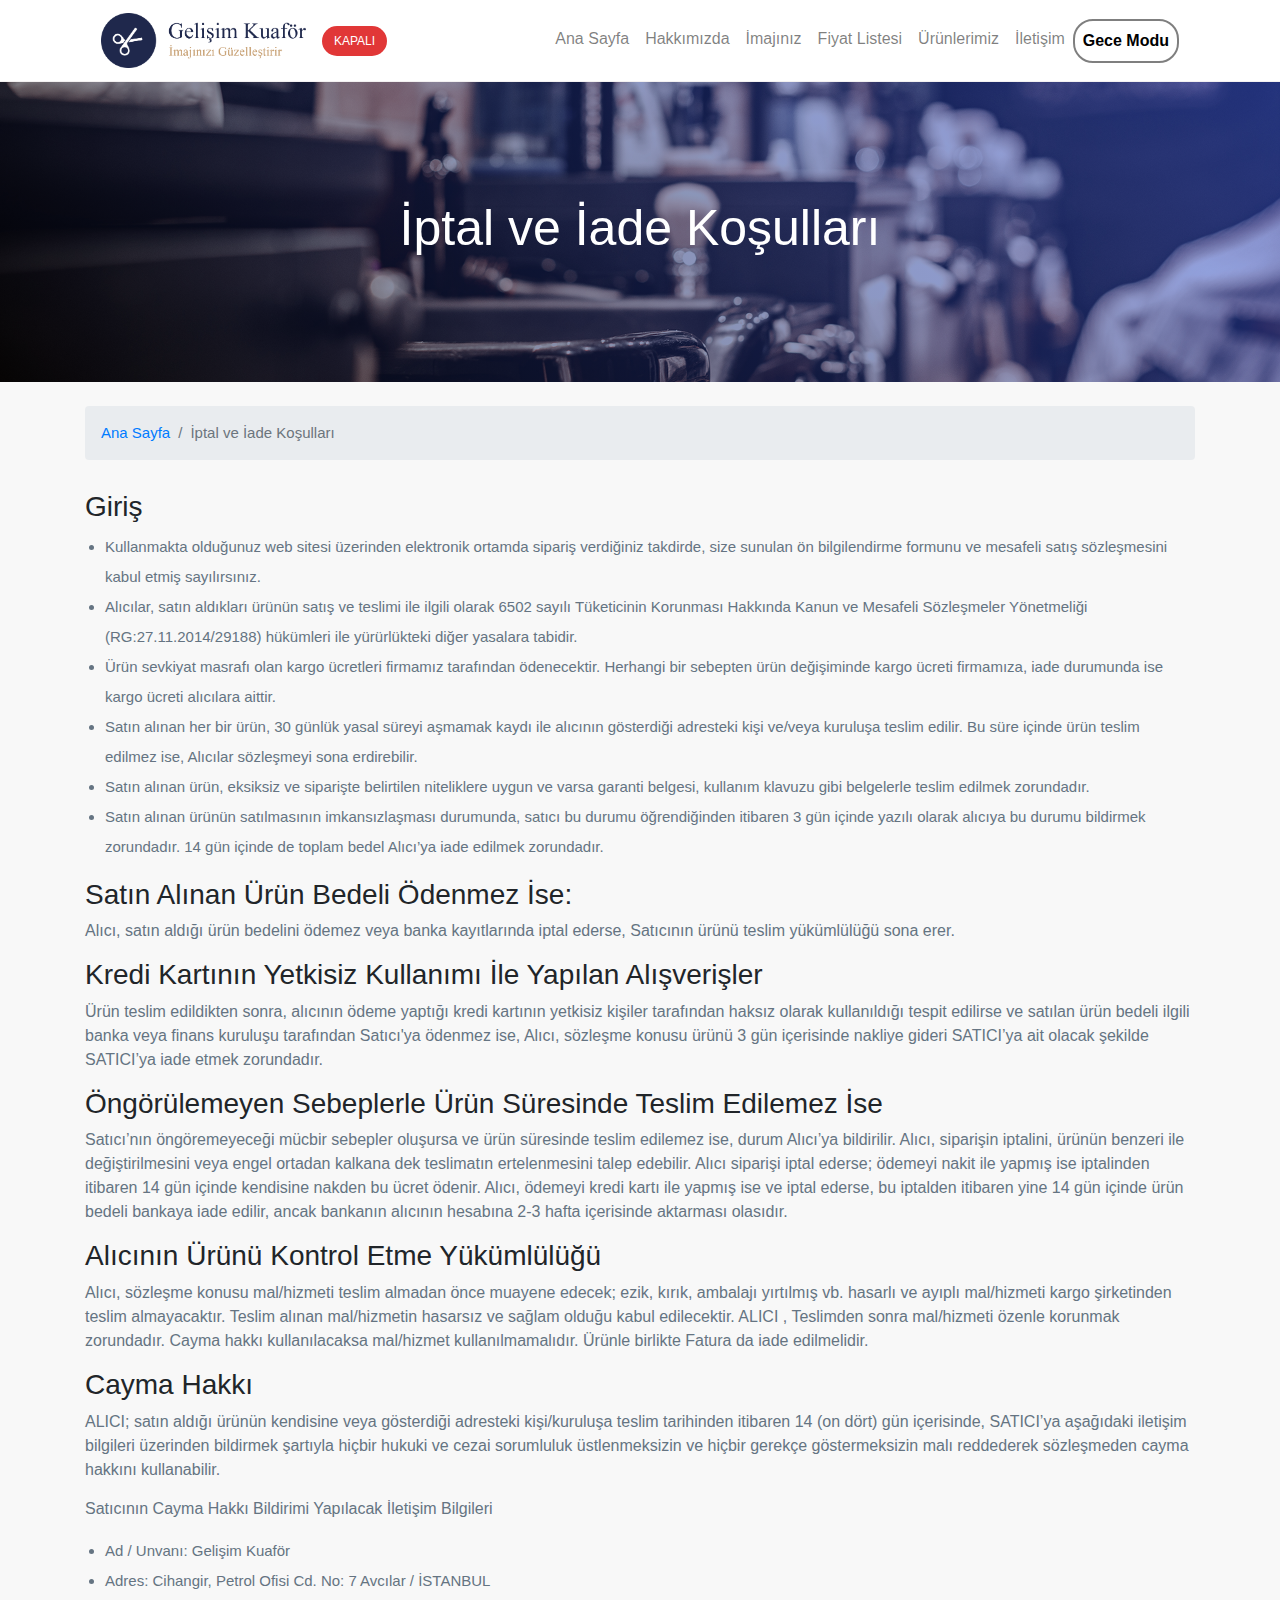
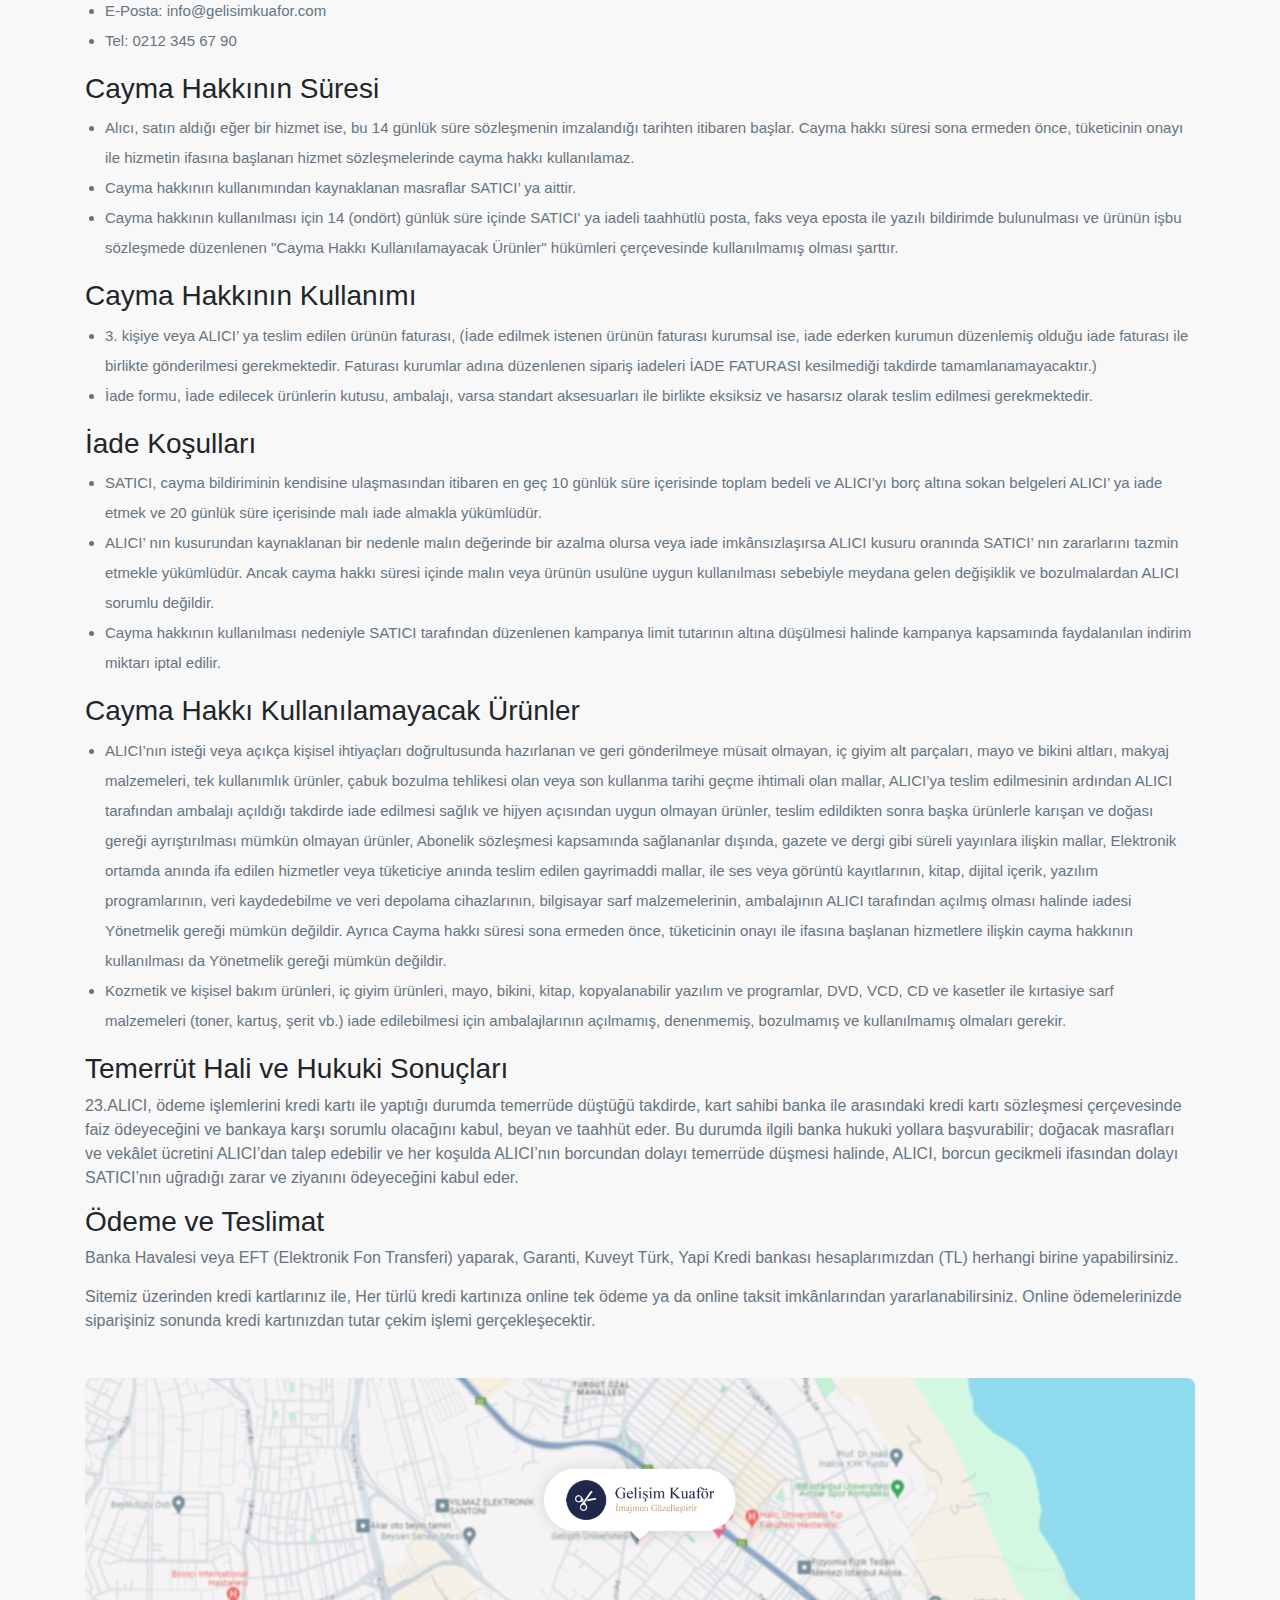
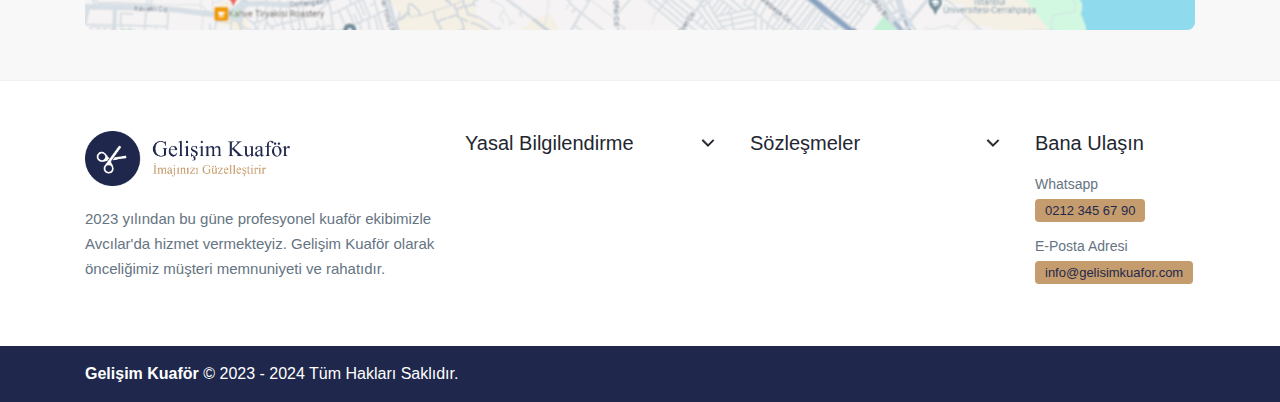
<file: Web Site/iptal-ve-iade-kosullari.html>
<!DOCTYPE html>
<html lang="tr">
<head>
    <meta charset="UTF-8">
    <meta name="viewport" content="width=device-width, initial-scale=1.0">
    <link rel="stylesheet" href="https://cdn.jsdelivr.net/npm/bootstrap@4.6.2/dist/css/bootstrap.min.css">
    <link rel="stylesheet" href="css/style.css">
    <title>Gelişim Kuaför - İmajınızı Güzelleştirir</title>
</head>
<body onload="isletmeDurumu()">

    <style>
        .slider img.sliderBg {
            max-height: 300px;
        }
    </style>

    <header>
        <div class="container">
            <nav class="navbar navbar-expand-lg navbar-light">
                <a class="navbar-brand" href="index.html">
                    <img class="normalLogo" style="height: 55px" src="img/logo.png" alt="Gelişim Kuaför">
                    <img class="whiteLogo" style="height: 55px" src="img/beyaz-logo.png" alt="Gelişim Kuaför">
                </a>
                <span id="durum"></span>
                <button class="navbar-toggler" type="button" data-toggle="collapse" data-target="#navbarNavAltMarkup" aria-controls="navbarNavAltMarkup" aria-expanded="false" aria-label="Toggle navigation">
                <span class="navbar-toggler-icon"></span>
                </button>
                <div class="collapse navbar-collapse justify-content-end" id="navbarNavAltMarkup">
                <div class="navbar-nav">
                    <a class="nav-link" href="index.html">Ana Sayfa</a>
                    <a class="nav-link" href="hakkimizda.html">Hakkımızda</a>
                    <a class="nav-link" href="imajiniz.html">İmajınız</a>
                    <a class="nav-link" href="fiyat-listesi.html">Fiyat Listesi</a>
                    <a class="nav-link" href="urunlerimiz.html">Ürünlerimiz</a>
                    <a class="nav-link" href="iletisim.html">İletişim</a>
                    <a class="nav-link" id="toggleButton"><strong>Gece Modu</strong></a>
                </div>
                </div>
            </nav>
        </div>
    </header>

    <div class="mainContent">
        <div class="slider">
            <img class="sliderBg" src="img/slider-1.jpg" alt="Slider">
            <div class="sliderDetail">
                <h1>İptal ve İade Koşulları</h1>
            </div>
        </div>
        <div class="container">
            <nav aria-label="breadcrumb">
                <ol class="breadcrumb mb-0 mt-4">
                  <li class="breadcrumb-item"><a href="index.html">Ana Sayfa</a></li>
                  <li class="breadcrumb-item active" aria-current="page">İptal ve İade Koşulları</li>
                </ol>
            </nav>
            <div class="singleContent">
                <h3>Giriş</h3>
                <ul>
                    <li>Kullanmakta olduğunuz web sitesi üzerinden elektronik ortamda sipariş verdiğiniz takdirde, size sunulan ön bilgilendirme formunu ve mesafeli satış sözleşmesini kabul etmiş sayılırsınız.</li>
                    <li>Alıcılar, satın aldıkları ürünün satış ve teslimi ile ilgili olarak 6502 sayılı Tüketicinin Korunması Hakkında Kanun ve Mesafeli Sözleşmeler Yönetmeliği (RG:27.11.2014/29188) hükümleri ile yürürlükteki diğer yasalara tabidir.</li>
                    <li>Ürün sevkiyat masrafı olan kargo ücretleri firmamız tarafından ödenecektir. Herhangi bir sebepten ürün değişiminde kargo ücreti firmamıza, iade durumunda ise kargo ücreti alıcılara aittir.</li>
                    <li>Satın alınan her bir ürün, 30 günlük yasal süreyi aşmamak kaydı ile  alıcının gösterdiği adresteki kişi ve/veya kuruluşa teslim edilir. Bu süre içinde ürün teslim edilmez ise,  Alıcılar sözleşmeyi sona erdirebilir.</li>
                    <li>Satın alınan ürün, eksiksiz ve siparişte belirtilen niteliklere uygun ve varsa garanti belgesi, kullanım klavuzu gibi belgelerle teslim edilmek zorundadır.</li>
                    <li>Satın alınan ürünün satılmasının imkansızlaşması durumunda, satıcı bu durumu öğrendiğinden itibaren 3 gün içinde yazılı olarak alıcıya bu durumu bildirmek zorundadır. 14 gün içinde de toplam bedel Alıcı’ya iade edilmek zorundadır. </li>
                </ul>
                <h3>Satın Alınan Ürün Bedeli Ödenmez İse:</h3>
                <p>Alıcı, satın aldığı ürün bedelini ödemez veya banka kayıtlarında iptal ederse, Satıcının ürünü teslim yükümlülüğü sona erer.</p>
                <h3>Kredi Kartının Yetkisiz Kullanımı İle Yapılan Alışverişler</h3>
                <p>Ürün teslim edildikten sonra, alıcının ödeme yaptığı kredi kartının yetkisiz kişiler tarafından haksız olarak kullanıldığı tespit edilirse ve satılan ürün bedeli ilgili banka veya finans kuruluşu tarafından Satıcı'ya ödenmez ise, Alıcı, sözleşme konusu ürünü 3 gün içerisinde nakliye gideri SATICI’ya ait olacak şekilde SATICI’ya iade etmek zorundadır.</p>
                <h3>Öngörülemeyen Sebeplerle Ürün Süresinde Teslim Edilemez İse</h3>
                <p>Satıcı’nın öngöremeyeceği mücbir sebepler oluşursa ve ürün süresinde teslim edilemez ise, durum Alıcı’ya bildirilir. Alıcı, siparişin iptalini, ürünün benzeri ile değiştirilmesini veya engel ortadan kalkana dek teslimatın ertelenmesini talep edebilir. Alıcı siparişi iptal ederse; ödemeyi nakit ile yapmış ise iptalinden itibaren 14 gün içinde kendisine nakden bu ücret ödenir. Alıcı, ödemeyi kredi kartı ile yapmış ise ve iptal ederse, bu iptalden itibaren yine 14 gün içinde ürün bedeli bankaya iade edilir, ancak bankanın alıcının hesabına 2-3 hafta içerisinde aktarması olasıdır.</p>
                <h3>Alıcının Ürünü Kontrol Etme Yükümlülüğü</h3>
                <p>Alıcı, sözleşme konusu mal/hizmeti teslim almadan önce muayene edecek; ezik, kırık, ambalajı yırtılmış vb. hasarlı ve ayıplı mal/hizmeti kargo şirketinden teslim almayacaktır. Teslim alınan mal/hizmetin hasarsız ve sağlam olduğu kabul edilecektir. ALICI , Teslimden sonra mal/hizmeti özenle korunmak zorundadır. Cayma hakkı kullanılacaksa mal/hizmet kullanılmamalıdır. Ürünle birlikte Fatura da iade edilmelidir.</p>
                <h3>Cayma Hakkı</h3>
                <p>ALICI; satın aldığı ürünün kendisine veya gösterdiği adresteki kişi/kuruluşa teslim tarihinden itibaren 14 (on dört) gün içerisinde, SATICI’ya aşağıdaki iletişim bilgileri üzerinden bildirmek şartıyla hiçbir hukuki ve cezai sorumluluk üstlenmeksizin ve hiçbir gerekçe göstermeksizin malı reddederek sözleşmeden cayma hakkını kullanabilir.</p>
                <p>Satıcının Cayma Hakkı Bildirimi Yapılacak İletişim Bilgileri</p>
                <ul>
                    <li>Ad / Unvanı: Gelişim Kuaför</li>
                    <li>Adres: Cihangir, Petrol Ofisi Cd. No: 7 Avcılar / İSTANBUL</li>
                    <li>E-Posta: info@gelisimkuafor.com</li>
                    <li>Tel: 0212 345 67 90</li>
                </ul>
                <h3>Cayma Hakkının Süresi</h3>
                <ul>
                    <li>Alıcı, satın aldığı eğer bir hizmet  ise, bu 14 günlük süre sözleşmenin imzalandığı tarihten itibaren başlar. Cayma hakkı süresi sona ermeden önce, tüketicinin onayı ile hizmetin ifasına başlanan hizmet sözleşmelerinde cayma hakkı kullanılamaz.</li>
                    <li>Cayma hakkının kullanımından kaynaklanan masraflar SATICI’ ya aittir.</li>
                    <li>Cayma hakkının kullanılması için 14 (ondört) günlük süre içinde SATICI' ya iadeli taahhütlü posta, faks veya eposta ile yazılı bildirimde bulunulması ve ürünün işbu sözleşmede düzenlenen "Cayma Hakkı Kullanılamayacak Ürünler" hükümleri çerçevesinde kullanılmamış olması şarttır.</li>
                </ul>
                <h3>Cayma Hakkının Kullanımı</h3>
                <ul>
                    <li>3. kişiye veya ALICI’ ya teslim edilen ürünün faturası, (İade edilmek istenen ürünün faturası kurumsal ise, iade ederken kurumun düzenlemiş olduğu iade faturası ile birlikte gönderilmesi gerekmektedir. Faturası kurumlar adına düzenlenen sipariş iadeleri İADE FATURASI kesilmediği takdirde tamamlanamayacaktır.)</li>
                    <li>İade formu, İade edilecek ürünlerin kutusu, ambalajı, varsa standart aksesuarları ile birlikte eksiksiz ve hasarsız olarak teslim edilmesi gerekmektedir.</li>
                </ul>
                <h3>İade Koşulları</h3>
                <ul>
                    <li>SATICI, cayma bildiriminin kendisine ulaşmasından itibaren en geç 10 günlük süre içerisinde toplam bedeli ve ALICI’yı borç altına sokan belgeleri ALICI’ ya iade etmek ve 20 günlük süre içerisinde malı iade almakla yükümlüdür.</li>
                    <li>ALICI’ nın kusurundan kaynaklanan bir nedenle malın değerinde bir azalma olursa veya iade imkânsızlaşırsa ALICI kusuru oranında SATICI’ nın zararlarını tazmin etmekle yükümlüdür. Ancak cayma hakkı süresi içinde malın veya ürünün usulüne uygun kullanılması sebebiyle meydana gelen değişiklik ve bozulmalardan ALICI sorumlu değildir.</li>
                    <li>Cayma hakkının kullanılması nedeniyle SATICI tarafından düzenlenen kampanya limit tutarının altına düşülmesi halinde kampanya kapsamında faydalanılan indirim miktarı iptal edilir.</li>
                </ul>
                <h3>Cayma Hakkı Kullanılamayacak Ürünler</h3>
                <ul>
                    <li>ALICI’nın isteği veya açıkça kişisel ihtiyaçları doğrultusunda hazırlanan ve geri gönderilmeye müsait olmayan, iç giyim alt parçaları, mayo ve bikini altları, makyaj malzemeleri, tek kullanımlık ürünler, çabuk bozulma tehlikesi olan veya son kullanma tarihi geçme ihtimali olan mallar, ALICI’ya teslim edilmesinin ardından ALICI tarafından ambalajı açıldığı takdirde iade edilmesi sağlık ve hijyen açısından uygun olmayan ürünler, teslim edildikten sonra başka ürünlerle karışan ve doğası gereği ayrıştırılması mümkün olmayan ürünler, Abonelik sözleşmesi kapsamında sağlananlar dışında, gazete ve dergi gibi süreli yayınlara ilişkin mallar, Elektronik ortamda anında ifa edilen hizmetler veya tüketiciye anında teslim edilen gayrimaddi mallar, ile ses veya görüntü kayıtlarının, kitap, dijital içerik, yazılım programlarının, veri kaydedebilme ve veri depolama cihazlarının, bilgisayar sarf malzemelerinin, ambalajının ALICI tarafından açılmış olması halinde iadesi Yönetmelik gereği mümkün değildir. Ayrıca Cayma hakkı süresi sona ermeden önce, tüketicinin onayı ile ifasına başlanan hizmetlere ilişkin cayma hakkının kullanılması da Yönetmelik gereği mümkün değildir.</li>
                    <li>Kozmetik ve kişisel bakım ürünleri, iç giyim ürünleri, mayo, bikini, kitap, kopyalanabilir yazılım ve programlar, DVD, VCD, CD ve kasetler ile kırtasiye sarf malzemeleri (toner, kartuş, şerit vb.) iade edilebilmesi için ambalajlarının açılmamış, denenmemiş, bozulmamış ve kullanılmamış olmaları gerekir.</li>
                </ul>
                <h3>Temerrüt Hali ve Hukuki Sonuçları</h3>
                <p>23.ALICI, ödeme işlemlerini  kredi kartı ile yaptığı durumda temerrüde düştüğü takdirde, kart sahibi banka ile arasındaki kredi kartı sözleşmesi çerçevesinde faiz ödeyeceğini ve bankaya karşı sorumlu olacağını kabul, beyan ve taahhüt eder. Bu durumda ilgili banka hukuki yollara başvurabilir; doğacak masrafları ve vekâlet ücretini ALICI’dan talep edebilir ve her koşulda ALICI’nın borcundan dolayı temerrüde düşmesi halinde, ALICI, borcun gecikmeli ifasından dolayı SATICI’nın uğradığı zarar ve ziyanını ödeyeceğini kabul eder.</p>
                <h3>Ödeme ve Teslimat</h3>
                <p>Banka Havalesi veya EFT (Elektronik Fon Transferi) yaparak, Garanti, Kuveyt Türk, Yapi Kredi bankası hesaplarımızdan (TL) herhangi birine yapabilirsiniz.</p>
                <p>Sitemiz üzerinden kredi kartlarınız ile, Her türlü kredi kartınıza online tek ödeme ya da online taksit imkânlarından yararlanabilirsiniz. Online ödemelerinizde siparişiniz sonunda kredi kartınızdan tutar çekim işlemi gerçekleşecektir.</p>
            </div>
        </div>
    </div>

    <footer>
        <div class="googleMap">
            <div class="container">
                <div class="row">
                    <div class="col-md-12">
                        <img src="img/map-small.png">
                    </div>
                </div>
            </div>
        </div>
        
        <div class="footerContent">
            <div class="container">
                <div class="footerMenu">
                    <div class="row">
                        <div class="col-lg-4 col-md-6 col-sm-12">
                            <div class="menuItem">
                                <div class="mainLogo">
                                    <a href="index.html">
                                        <img class="normalLogo" style="height: 55px" src="img/logo.png" alt="Gelişim Kuaför">
                                        <img class="whiteLogo" style="height: 55px" src="img/beyaz-logo.png" alt="Gelişim Kuaför">
                                    </a>
                                </div>
                                <div class="siteDesc">
                                    <p>2023 yılından bu güne profesyonel kuaför ekibimizle Avcılar'da hizmet vermekteyiz. Gelişim Kuaför olarak önceliğimiz müşteri memnuniyeti ve rahatıdır.</p>
                                </div>
                            </div>
                        </div>
                        <div class="col-lg-3 col-md-6 col-sm-12 mb-4">
                            <div class="menuItem">
                                <h4 class="dropdown">Yasal Bilgilendirme <img src="img/arrow.png"></h4>
                                <ul class="noList subMenu">
                                    <li><a href="gizlilik-politikasi.html">Gizlilik Politikası</a></li>
                                    <li><a href="cerez-politikasi.html">Çerez Politikası</a></li>
                                    <li><a href="kullanim-kosullari.html">Kullanım Koşulları</a></li>
                                </ul>
                            </div>
                        </div>
                        <div class="col-lg-3 col-md-6 col-sm-12 mb-4">
                            <div class="menuItem">
                                <h4 class="dropdown">Sözleşmeler <img src="img/arrow.png"></h4>
                                <ul class="noList subMenu">
                                    <li><a href="iptal-ve-iade-kosullari.html">İptal ve İade Koşulları</a></li>
                                </ul>
                            </div>
                        </div>
                        <div class="col-lg-2 col-md-6 col-sm-12">
                            <div class="menuItem">
                                <h4>Bana Ulaşın</h4>
                                <ul class="noList">
                                    <li><a target="_blank" href="https://wa.me/902123456790">Whatsapp <span class="badge">0212 345 67 90</span></a></li>
                                    <li><a target="_blank" href="mailto:info@gelisimkuafor.com">E-Posta Adresi <span class="badge">info@gelisimkuafor.com</span></a></li>
                                </ul>
                            </div>
                        </div>
                    </div>
                </div>
            </div>
        </div>
        <div class="footerBottom">
            <div class="container">
                <div class="row align-items-center pt-3 pb-3">
                    <div class="col-lg-6 col-md-12 col-sm-12">
                        <span><strong>Gelişim Kuaför</strong> © 2023 - 2024 Tüm Hakları Saklıdır.</span>
                    </div>
                    <div class="col-lg-6 col-md-12 col-sm-12">
                        <div class="footerSocial">
                            <ul class="noList d-flex align-items-center justify-content-end">
                                <li><a target="_blank" href="https://www.facebook.com/gelisimedu"><i class="ri-facebook-circle-line"></i></a></li>
                                <li><a target="_blank" href="https://www.instagram.com/igugelisim/"><i class="ri ri-instagram-line"></i></a></li>
                            </ul>
                        </div>
                    </div>
                </div>
            </div>
        </div>
    </footer>

    <button id="scrollToTopBtn" onclick="scrollToTop()"><img src="img/up-icon.png"></button>

    <script src="https://cdn.jsdelivr.net/npm/jquery@3.5.1/dist/jquery.slim.min.js"></script>
    <script src="https://cdn.jsdelivr.net/npm/popper.js@1.16.1/dist/umd/popper.min.js"></script>
    <script src="https://cdn.jsdelivr.net/npm/bootstrap@4.6.2/dist/js/bootstrap.min.js"></script>
    <script src="js/main.js"></script>
    
</body>
</html>
</file>
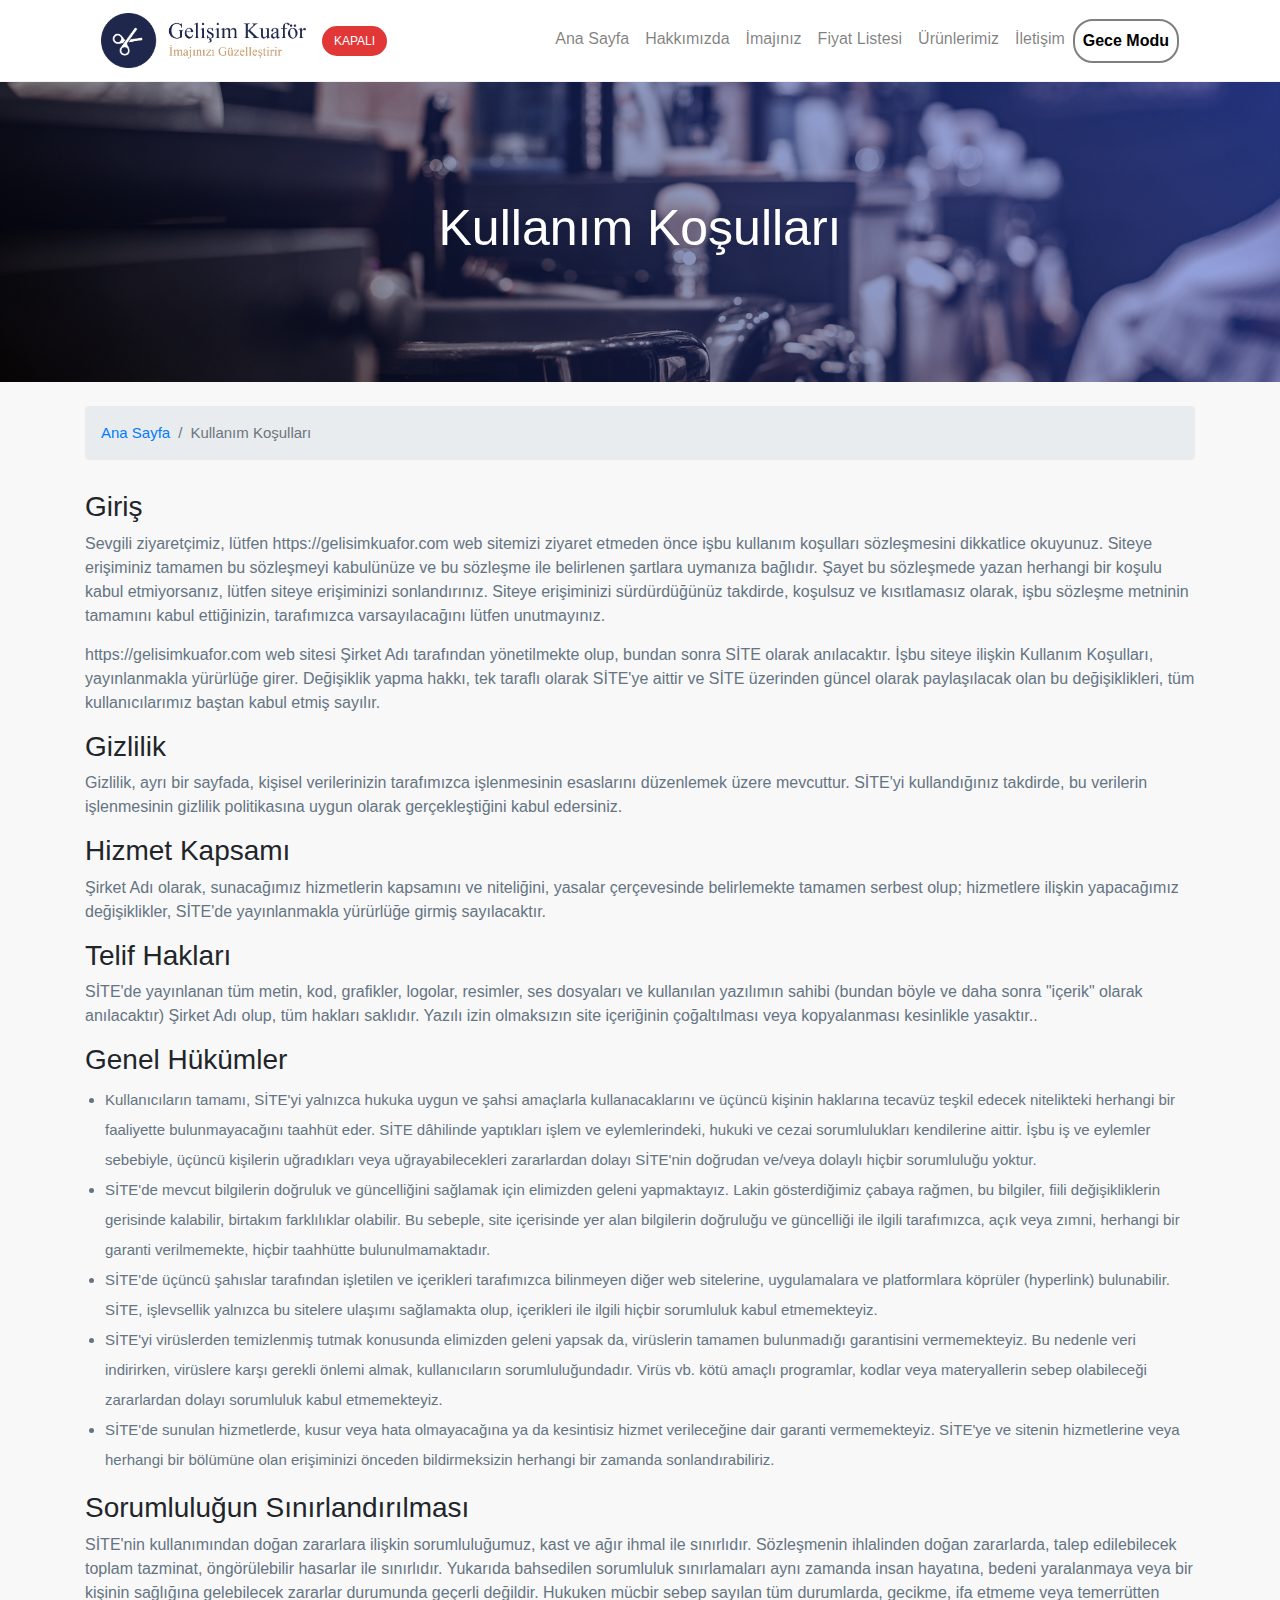
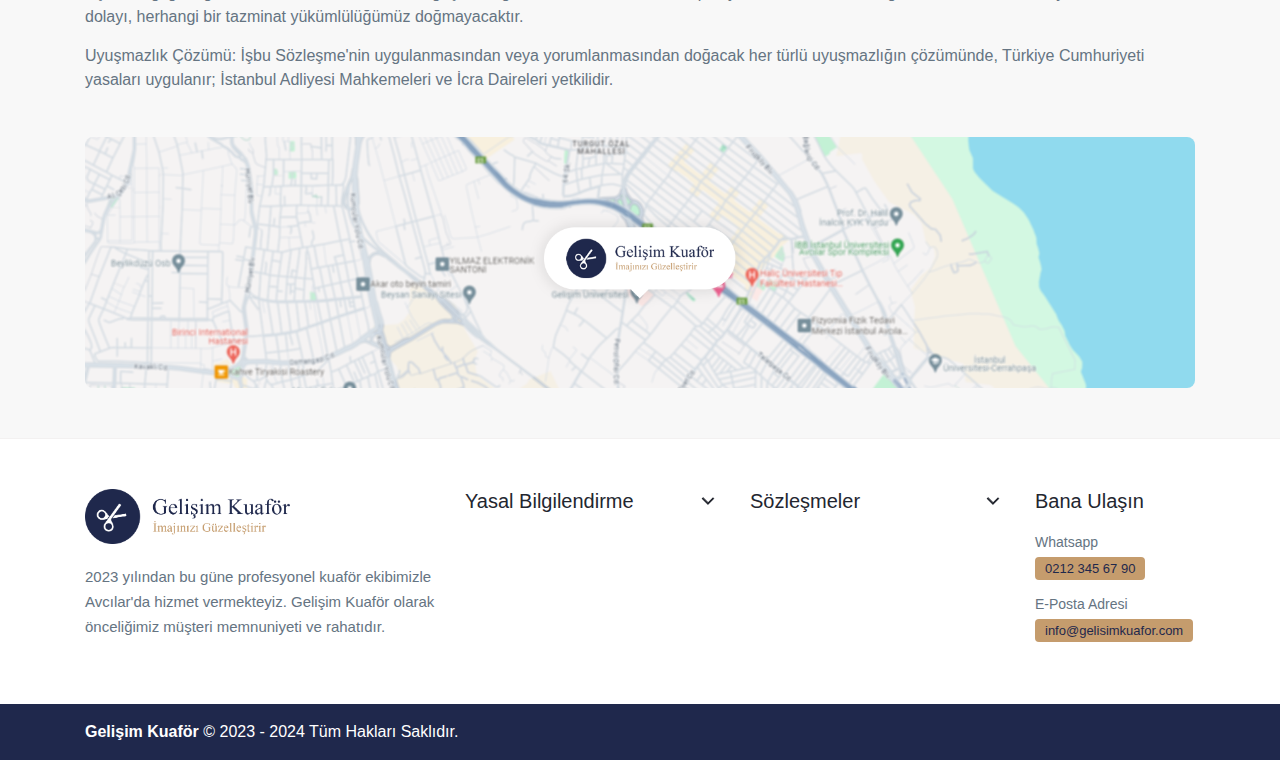
<file: Web Site/kullanim-kosullari.html>
<!DOCTYPE html>
<html lang="tr">
<head>
    <meta charset="UTF-8">
    <meta name="viewport" content="width=device-width, initial-scale=1.0">
    <link rel="stylesheet" href="https://cdn.jsdelivr.net/npm/bootstrap@4.6.2/dist/css/bootstrap.min.css">
    <link rel="stylesheet" href="css/style.css">
    <title>Gelişim Kuaför - İmajınızı Güzelleştirir</title>
</head>
<body onload="isletmeDurumu()">

    <style>
        .slider img.sliderBg {
            max-height: 300px;
        }
    </style>

    <header>
        <div class="container">
            <nav class="navbar navbar-expand-lg navbar-light">
                <a class="navbar-brand" href="index.html">
                    <img class="normalLogo" style="height: 55px" src="img/logo.png" alt="Gelişim Kuaför">
                    <img class="whiteLogo" style="height: 55px" src="img/beyaz-logo.png" alt="Gelişim Kuaför">
                </a>
                <span id="durum"></span>
                <button class="navbar-toggler" type="button" data-toggle="collapse" data-target="#navbarNavAltMarkup" aria-controls="navbarNavAltMarkup" aria-expanded="false" aria-label="Toggle navigation">
                <span class="navbar-toggler-icon"></span>
                </button>
                <div class="collapse navbar-collapse justify-content-end" id="navbarNavAltMarkup">
                <div class="navbar-nav">
                    <a class="nav-link" href="index.html">Ana Sayfa</a>
                    <a class="nav-link" href="hakkimizda.html">Hakkımızda</a>
                    <a class="nav-link" href="imajiniz.html">İmajınız</a>
                    <a class="nav-link" href="fiyat-listesi.html">Fiyat Listesi</a>
                    <a class="nav-link" href="urunlerimiz.html">Ürünlerimiz</a>
                    <a class="nav-link" href="iletisim.html">İletişim</a>
                    <a class="nav-link" id="toggleButton"><strong>Gece Modu</strong></a>
                </div>
                </div>
            </nav>
        </div>
    </header>

    <div class="mainContent">
        <div class="slider">
            <img class="sliderBg" src="img/slider-1.jpg" alt="Slider">
            <div class="sliderDetail">
                <h1>Kullanım Koşulları</h1>
            </div>
        </div>
        <div class="container">
            <nav aria-label="breadcrumb">
                <ol class="breadcrumb mb-0 mt-4">
                  <li class="breadcrumb-item"><a href="index.html">Ana Sayfa</a></li>
                  <li class="breadcrumb-item active" aria-current="page">Kullanım Koşulları</li>
                </ol>
            </nav>
            <div class="singleContent">
                <h3>Giriş</h3>
                <p>Sevgili ziyaretçimiz, lütfen https://gelisimkuafor.com web sitemizi ziyaret etmeden önce işbu kullanım koşulları sözleşmesini dikkatlice okuyunuz. Siteye erişiminiz tamamen bu sözleşmeyi kabulünüze ve bu sözleşme ile belirlenen şartlara uymanıza bağlıdır. Şayet bu sözleşmede yazan herhangi bir koşulu kabul etmiyorsanız, lütfen siteye erişiminizi sonlandırınız. Siteye erişiminizi sürdürdüğünüz takdirde, koşulsuz ve kısıtlamasız olarak, işbu sözleşme metninin tamamını kabul ettiğinizin, tarafımızca varsayılacağını lütfen unutmayınız.</p>
                <p>https://gelisimkuafor.com web sitesi Şirket Adı tarafından yönetilmekte olup, bundan sonra SİTE olarak anılacaktır. İşbu siteye ilişkin Kullanım Koşulları, yayınlanmakla yürürlüğe girer. Değişiklik yapma hakkı, tek taraflı olarak SİTE'ye aittir ve SİTE üzerinden güncel olarak paylaşılacak olan bu değişiklikleri, tüm kullanıcılarımız baştan kabul etmiş sayılır.</p>
                <h3>Gizlilik</h3>
                <p>Gizlilik, ayrı bir sayfada, kişisel verilerinizin tarafımızca işlenmesinin esaslarını düzenlemek üzere mevcuttur. SİTE'yi kullandığınız takdirde, bu verilerin işlenmesinin gizlilik politikasına uygun olarak gerçekleştiğini kabul edersiniz.</p>
                <h3>Hizmet Kapsamı</h3>
                <p>Şirket Adı olarak, sunacağımız hizmetlerin kapsamını ve niteliğini, yasalar çerçevesinde belirlemekte tamamen serbest olup; hizmetlere ilişkin yapacağımız değişiklikler, SİTE'de yayınlanmakla yürürlüğe girmiş sayılacaktır.</p>
                <h3>Telif Hakları</h3>
                <p>SİTE'de yayınlanan tüm metin, kod, grafikler, logolar, resimler, ses dosyaları ve kullanılan yazılımın sahibi (bundan böyle ve daha sonra "içerik" olarak anılacaktır) Şirket Adı olup, tüm hakları saklıdır. Yazılı izin olmaksızın site içeriğinin çoğaltılması veya kopyalanması kesinlikle yasaktır..</p>
                <h3>Genel Hükümler</h3>
                <ul>
                    <li>Kullanıcıların tamamı, SİTE'yi yalnızca hukuka uygun ve şahsi amaçlarla kullanacaklarını ve üçüncü kişinin haklarına tecavüz teşkil edecek nitelikteki herhangi bir faaliyette bulunmayacağını taahhüt eder. SİTE dâhilinde yaptıkları işlem ve eylemlerindeki, hukuki ve cezai sorumlulukları kendilerine aittir. İşbu iş ve eylemler sebebiyle, üçüncü kişilerin uğradıkları veya uğrayabilecekleri zararlardan dolayı SİTE'nin doğrudan ve/veya dolaylı hiçbir sorumluluğu yoktur.</li>
                    <li>SİTE'de mevcut bilgilerin doğruluk ve güncelliğini sağlamak için elimizden geleni yapmaktayız. Lakin gösterdiğimiz çabaya rağmen, bu bilgiler, fiili değişikliklerin gerisinde kalabilir, birtakım farklılıklar olabilir. Bu sebeple, site içerisinde yer alan bilgilerin doğruluğu ve güncelliği ile ilgili tarafımızca, açık veya zımni, herhangi bir garanti verilmemekte, hiçbir taahhütte bulunulmamaktadır.</li>
                    <li>SİTE'de üçüncü şahıslar tarafından işletilen ve içerikleri tarafımızca bilinmeyen diğer web sitelerine, uygulamalara ve platformlara köprüler (hyperlink) bulunabilir. SİTE, işlevsellik yalnızca bu sitelere ulaşımı sağlamakta olup, içerikleri ile ilgili hiçbir sorumluluk kabul etmemekteyiz.</li>
                    <li>SİTE'yi virüslerden temizlenmiş tutmak konusunda elimizden geleni yapsak da, virüslerin tamamen bulunmadığı garantisini vermemekteyiz. Bu nedenle veri indirirken, virüslere karşı gerekli önlemi almak, kullanıcıların sorumluluğundadır. Virüs vb. kötü amaçlı programlar, kodlar veya materyallerin sebep olabileceği zararlardan dolayı sorumluluk kabul etmemekteyiz.</li>
                    <li>SİTE'de sunulan hizmetlerde, kusur veya hata olmayacağına ya da kesintisiz hizmet verileceğine dair garanti vermemekteyiz. SİTE'ye ve sitenin hizmetlerine veya herhangi bir bölümüne olan erişiminizi önceden bildirmeksizin herhangi bir zamanda sonlandırabiliriz.</li>
                </ul>
                <h3>Sorumluluğun Sınırlandırılması</h3>
                <p>SİTE'nin kullanımından doğan zararlara ilişkin sorumluluğumuz, kast ve ağır ihmal ile sınırlıdır. Sözleşmenin ihlalinden doğan zararlarda, talep edilebilecek toplam tazminat, öngörülebilir hasarlar ile sınırlıdır. Yukarıda bahsedilen sorumluluk sınırlamaları aynı zamanda insan hayatına, bedeni yaralanmaya veya bir kişinin sağlığına gelebilecek zararlar durumunda geçerli değildir. Hukuken mücbir sebep sayılan tüm durumlarda, gecikme, ifa etmeme veya temerrütten dolayı, herhangi bir tazminat yükümlülüğümüz doğmayacaktır.</p>
                <p>Uyuşmazlık Çözümü: İşbu Sözleşme'nin uygulanmasından veya yorumlanmasından doğacak her türlü uyuşmazlığın çözümünde, Türkiye Cumhuriyeti yasaları uygulanır; İstanbul Adliyesi Mahkemeleri ve İcra Daireleri yetkilidir.</p>
            </div>
        </div>
    </div>

    <footer>
        <div class="googleMap">
            <div class="container">
                <div class="row">
                    <div class="col-md-12">
                        <img src="img/map-small.png">
                    </div>
                </div>
            </div>
        </div>
        
        <div class="footerContent">
            <div class="container">
                <div class="footerMenu">
                    <div class="row">
                        <div class="col-lg-4 col-md-6 col-sm-12">
                            <div class="menuItem">
                                <div class="mainLogo">
                                    <a href="index.html">
                                        <img class="normalLogo" style="height: 55px" src="img/logo.png" alt="Gelişim Kuaför">
                                        <img class="whiteLogo" style="height: 55px" src="img/beyaz-logo.png" alt="Gelişim Kuaför">
                                    </a>
                                </div>
                                <div class="siteDesc">
                                    <p>2023 yılından bu güne profesyonel kuaför ekibimizle Avcılar'da hizmet vermekteyiz. Gelişim Kuaför olarak önceliğimiz müşteri memnuniyeti ve rahatıdır.</p>
                                </div>
                            </div>
                        </div>
                        <div class="col-lg-3 col-md-6 col-sm-12 mb-4">
                            <div class="menuItem">
                                <h4 class="dropdown">Yasal Bilgilendirme <img src="img/arrow.png"></h4>
                                <ul class="noList subMenu">
                                    <li><a href="gizlilik-politikasi.html">Gizlilik Politikası</a></li>
                                    <li><a href="cerez-politikasi.html">Çerez Politikası</a></li>
                                    <li><a href="kullanim-kosullari.html">Kullanım Koşulları</a></li>
                                </ul>
                            </div>
                        </div>
                        <div class="col-lg-3 col-md-6 col-sm-12 mb-4">
                            <div class="menuItem">
                                <h4 class="dropdown">Sözleşmeler <img src="img/arrow.png"></h4>
                                <ul class="noList subMenu">
                                    <li><a href="iptal-ve-iade-kosullari.html">İptal ve İade Koşulları</a></li>
                                </ul>
                            </div>
                        </div>
                        <div class="col-lg-2 col-md-6 col-sm-12">
                            <div class="menuItem">
                                <h4>Bana Ulaşın</h4>
                                <ul class="noList">
                                    <li><a target="_blank" href="https://wa.me/902123456790">Whatsapp <span class="badge">0212 345 67 90</span></a></li>
                                    <li><a target="_blank" href="mailto:info@gelisimkuafor.com">E-Posta Adresi <span class="badge">info@gelisimkuafor.com</span></a></li>
                                </ul>
                            </div>
                        </div>
                    </div>
                </div>
            </div>
        </div>
        <div class="footerBottom">
            <div class="container">
                <div class="row align-items-center pt-3 pb-3">
                    <div class="col-lg-6 col-md-12 col-sm-12">
                        <span><strong>Gelişim Kuaför</strong> © 2023 - 2024 Tüm Hakları Saklıdır.</span>
                    </div>
                    <div class="col-lg-6 col-md-12 col-sm-12">
                        <div class="footerSocial">
                            <ul class="noList d-flex align-items-center justify-content-end">
                                <li><a target="_blank" href="https://www.facebook.com/gelisimedu"><i class="ri-facebook-circle-line"></i></a></li>
                                <li><a target="_blank" href="https://www.instagram.com/igugelisim/"><i class="ri ri-instagram-line"></i></a></li>
                            </ul>
                        </div>
                    </div>
                </div>
            </div>
        </div>
    </footer>

    <button id="scrollToTopBtn" onclick="scrollToTop()"><img src="img/up-icon.png"></button>

    <script src="https://cdn.jsdelivr.net/npm/jquery@3.5.1/dist/jquery.slim.min.js"></script>
    <script src="https://cdn.jsdelivr.net/npm/popper.js@1.16.1/dist/umd/popper.min.js"></script>
    <script src="https://cdn.jsdelivr.net/npm/bootstrap@4.6.2/dist/js/bootstrap.min.js"></script>
    <script src="js/main.js"></script>
    
</body>
</html>
</file>
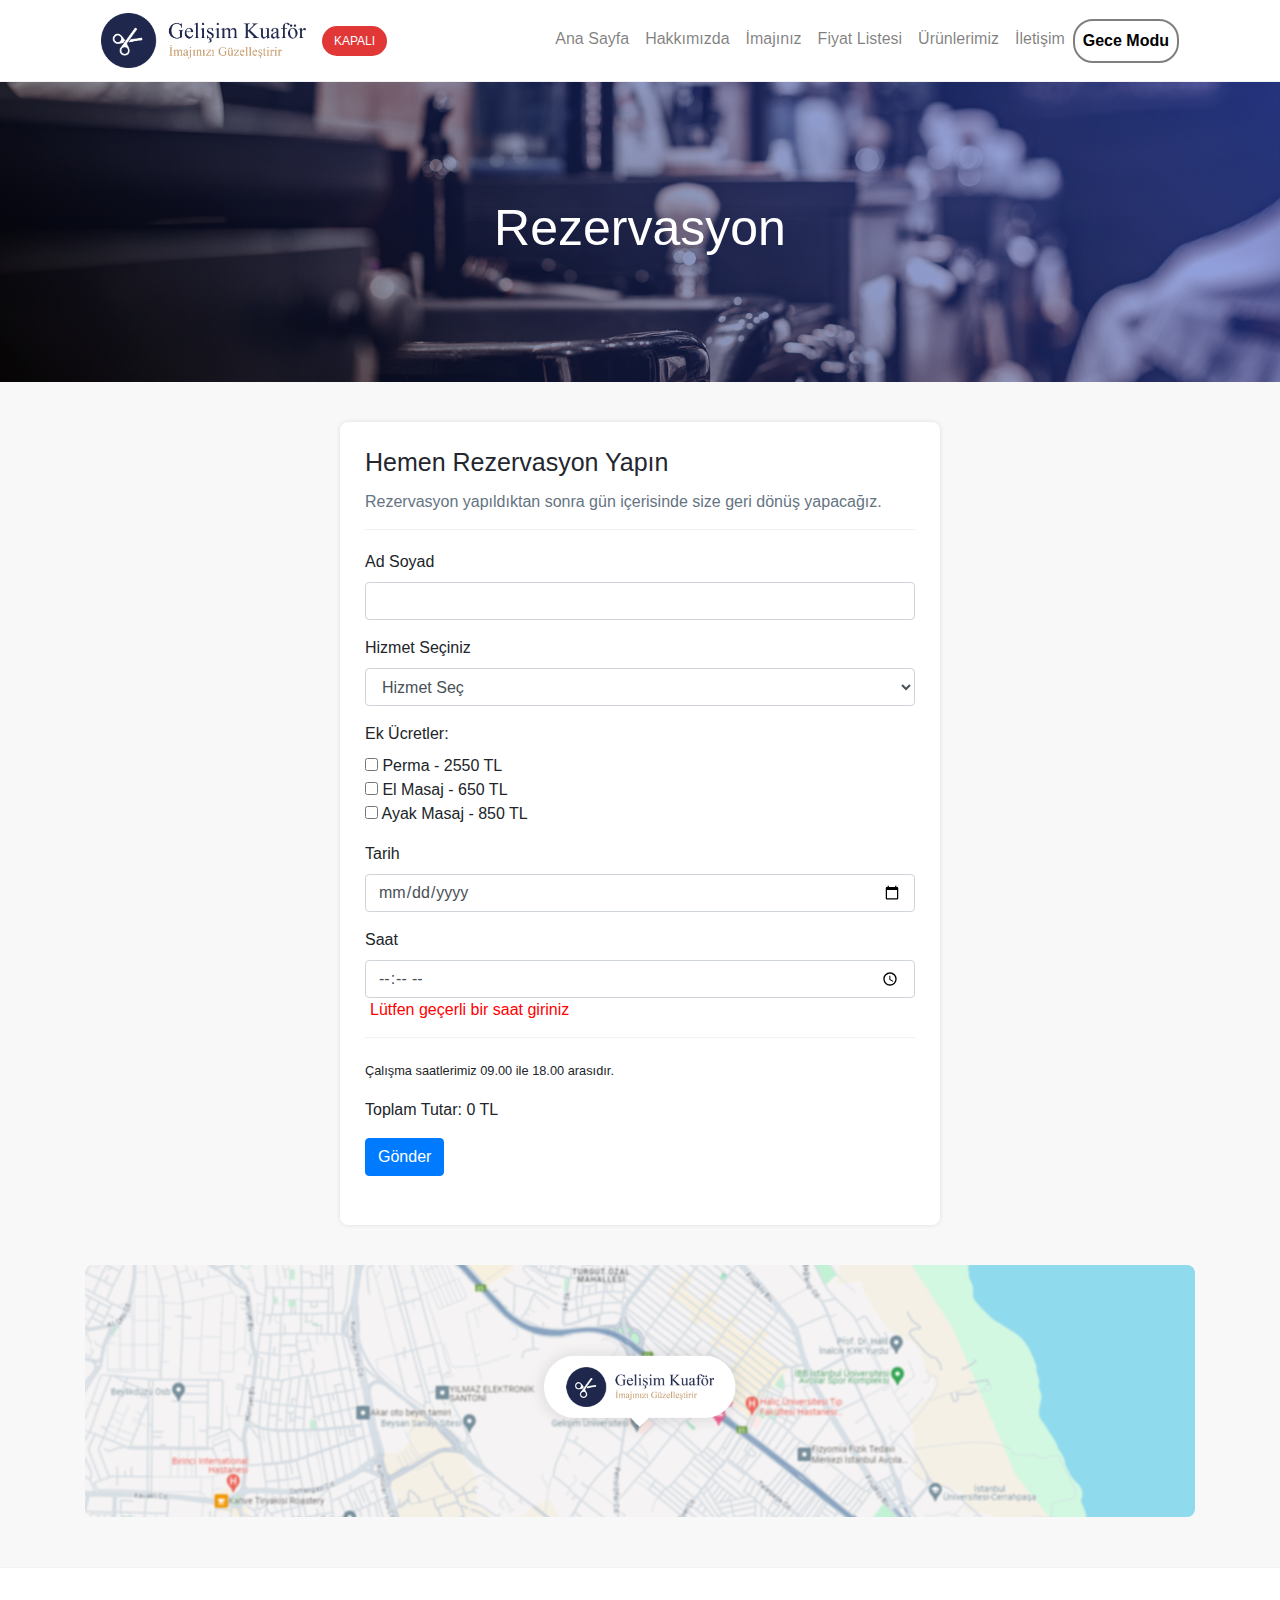
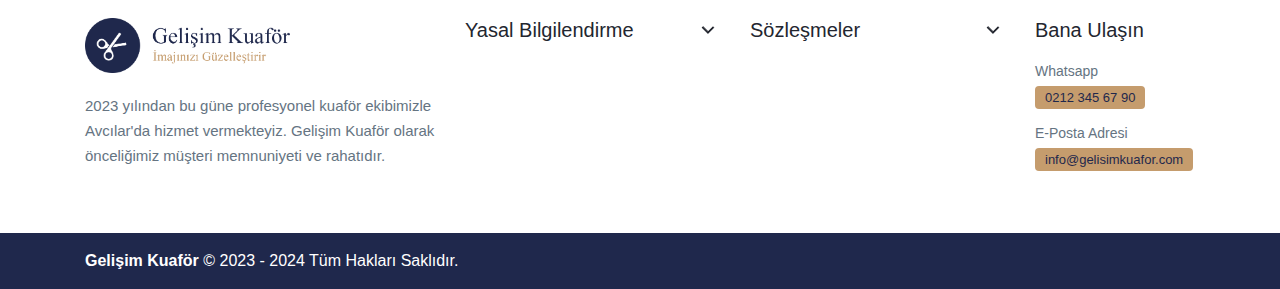
<file: Web Site/rezervasyon.html>
<!DOCTYPE html>
<html lang="tr">
<head>
    <meta charset="UTF-8">
    <meta name="viewport" content="width=device-width, initial-scale=1.0">
    <link rel="stylesheet" href="https://cdn.jsdelivr.net/npm/bootstrap@4.6.2/dist/css/bootstrap.min.css">
    <link rel="stylesheet" href="css/style.css">
    <title>Gelişim Kuaför - İmajınızı Güzelleştirir</title>
</head>
<body onload="isletmeDurumu()">

    <style>
        .slider img.sliderBg {
            max-height: 300px;
        }
    </style>

    <header>
        <div class="container">
            <nav class="navbar navbar-expand-lg navbar-light">
                <a class="navbar-brand" href="index.html">
                    <img class="normalLogo" style="height: 55px" src="img/logo.png" alt="Gelişim Kuaför">
                    <img class="whiteLogo" style="height: 55px" src="img/beyaz-logo.png" alt="Gelişim Kuaför">
                </a>
                <span id="durum"></span>
                <button class="navbar-toggler" type="button" data-toggle="collapse" data-target="#navbarNavAltMarkup" aria-controls="navbarNavAltMarkup" aria-expanded="false" aria-label="Toggle navigation">
                <span class="navbar-toggler-icon"></span>
                </button>
                <div class="collapse navbar-collapse justify-content-end" id="navbarNavAltMarkup">
                <div class="navbar-nav">
                    <a class="nav-link" href="index.html">Ana Sayfa</a>
                    <a class="nav-link" href="hakkimizda.html">Hakkımızda</a>
                    <a class="nav-link" href="imajiniz.html">İmajınız</a>
                    <a class="nav-link" href="fiyat-listesi.html">Fiyat Listesi</a>
                    <a class="nav-link" href="urunlerimiz.html">Ürünlerimiz</a>
                    <a class="nav-link" href="iletisim.html">İletişim</a>
                    <a class="nav-link" id="toggleButton"><strong>Gece Modu</strong></a>
                </div>
                </div>
            </nav>
        </div>
    </header>

    <div class="mainContent">
        <div class="slider">
            <img class="sliderBg" src="img/slider-1.jpg" alt="Slider">
            <div class="sliderDetail">
                <h1>Rezervasyon</h1>
            </div>
        </div>
        <div class="contactForm">
            <div class="container">
                <form id="form">
                    <h3>Hemen Rezervasyon Yapın</h3>
                    <span>Rezervasyon yapıldıktan sonra gün içerisinde size geri dönüş yapacağız.</span>
                    <div class="form-group">
                        <label for="exampleInputEmail1">Ad Soyad</label>
                        <input type="text" class="form-control" required>
                    </div>

                    <div class="form-group">
                        <label for="service">Hizmet Seçiniz</label>
                        <select name="" id="service" class="form-control" required>
                            <option value="0">Hizmet Seç</option>
                            <option value="950">Saç Kesim - 950 TL</option>
                            <option value="850">Çocuk Saç Kesim - 850 TL</option>
                            <option value="450">Sakal Kesim - 450 TL</option>
                            <option value="450">Saç Yıkama & Fön - 450 TL</option>
                            <option value="700">Ağda - 700 TL</option>
                            <option value="450">Kaş - 450 TL</option>
                            <option value="1400">Saç Pigment Boya - 1.400 TL</option>
                            <option value="1450">Saç Boya - 1.450 TL</option>
                            <option value="1500">Saç Bakımı ve Maske - 1.500 TL</option>
                            <option value="850">Sakal Bakımı - 850 TL</option>
                            <option value="750">Sakal Boya - 750 TL</option>
                            <option value="4900">Gri Saç İşlemi - 4.900 TL</option>
                            <option value="2550">Perma - 2.550 TL</option>
                            <option value="5000">Saç Simülasyonu - 5.000 TL</option>
                            <option value="4000">Microblanding Kaş Tasarımı - 4.000 TL</option>
                            <option value="2900">Keratin Düzleştirmesi - 2.900 TL</option>
                            <option value="2350">Botox Protein - 2.350 TL</option>
                            <option value="950">Buharlı Yüz Temizleme - 950 TL</option>
                            <option value="1900">Cilt Bakım Maskesi - 1.900 TL</option>
                            <option value="550">Manikür - 550 TL</option>
                            <option value="650">Pedikür - 650 TL</option>
                            <option value="550">Ayak Bakım Maskesi - 550 TL</option>
                            <option value="650">El Masaj - 650 TL</option>
                            <option value="850">Ayak Masaj - 850 TL</option>
                        </select>
                    </div>

                    <div class="form-group">
                        <label>Ek Ücretler:</label><br>
                        <input type="checkbox" id="extra1" name="extra" value="2550"> Perma - 2550 TL<br>
                        <input type="checkbox" id="extra2" name="extra" value="650"> El Masaj - 650 TL<br>
                        <input type="checkbox" id="extra3" name="extra" value="850"> Ayak Masaj - 850 TL<br>
                    </div>

                    <div class="form-group">
                        <label for="exampleInputEmail1">Tarih</label>
                        <input type="date" class="form-control" required>
                    </div>

                    <div class="form-group">
                        <label for="exampleInputTime">Saat</label>
                        <input type="time" min="09.00" max="18.00" class="form-control" id="clock" required><span class="validity"></span>
                        <small>Çalışma saatlerimiz 09.00 ile 18.00 arasıdır.</small>
                    </div>

                    <div class="form-group">
                        <div id="totalAmount">Toplam Tutar: 0 TL</div>
                    </div>

                    <button type="submit" class="btn btn-primary mb-4">Gönder</button>
                    
                    <div class="thankYouMessage">Form gönderildi, teşekkürler. Ekiplerimiz en kısa zamanda sizlere geri dönüş yapılacaktır.</div>
                </form>
            </div>
        </div>
    </div>

    <footer>
        <div class="googleMap">
            <div class="container">
                <div class="row">
                    <div class="col-md-12">
                        <img src="img/map-small.png">
                    </div>
                </div>
            </div>
        </div>
        
        <div class="footerContent">
            <div class="container">
                <div class="footerMenu">
                    <div class="row">
                        <div class="col-lg-4 col-md-6 col-sm-12">
                            <div class="menuItem">
                                <div class="mainLogo">
                                    <a href="index.html">
                                        <img class="normalLogo" style="height: 55px" src="img/logo.png" alt="Gelişim Kuaför">
                                        <img class="whiteLogo" style="height: 55px" src="img/beyaz-logo.png" alt="Gelişim Kuaför">
                                    </a>
                                </div>
                                <div class="siteDesc">
                                    <p>2023 yılından bu güne profesyonel kuaför ekibimizle Avcılar'da hizmet vermekteyiz. Gelişim Kuaför olarak önceliğimiz müşteri memnuniyeti ve rahatıdır.</p>
                                </div>
                            </div>
                        </div>
                        <div class="col-lg-3 col-md-6 col-sm-12 mb-4">
                            <div class="menuItem">
                                <h4 class="dropdown">Yasal Bilgilendirme <img src="img/arrow.png"></h4>
                                <ul class="noList subMenu">
                                    <li><a href="gizlilik-politikasi.html">Gizlilik Politikası</a></li>
                                    <li><a href="cerez-politikasi.html">Çerez Politikası</a></li>
                                    <li><a href="kullanim-kosullari.html">Kullanım Koşulları</a></li>
                                </ul>
                            </div>
                        </div>
                        <div class="col-lg-3 col-md-6 col-sm-12 mb-4">
                            <div class="menuItem">
                                <h4 class="dropdown">Sözleşmeler <img src="img/arrow.png"></h4>
                                <ul class="noList subMenu">
                                    <li><a href="iptal-ve-iade-kosullari.html">İptal ve İade Koşulları</a></li>
                                </ul>
                            </div>
                        </div>
                        <div class="col-lg-2 col-md-6 col-sm-12">
                            <div class="menuItem">
                                <h4>Bana Ulaşın</h4>
                                <ul class="noList">
                                    <li><a target="_blank" href="https://wa.me/902123456790">Whatsapp <span class="badge">0212 345 67 90</span></a></li>
                                    <li><a target="_blank" href="mailto:info@gelisimkuafor.com">E-Posta Adresi <span class="badge">info@gelisimkuafor.com</span></a></li>
                                </ul>
                            </div>
                        </div>
                    </div>
                </div>
            </div>
        </div>
        <div class="footerBottom">
            <div class="container">
                <div class="row align-items-center pt-3 pb-3">
                    <div class="col-lg-6 col-md-12 col-sm-12">
                        <span><strong>Gelişim Kuaför</strong> © 2023 - 2024 Tüm Hakları Saklıdır.</span>
                    </div>
                    <div class="col-lg-6 col-md-12 col-sm-12">
                        <div class="footerSocial">
                            <ul class="noList d-flex align-items-center justify-content-end">
                                <li><a target="_blank" href="https://www.facebook.com/gelisimedu"><i class="ri-facebook-circle-line"></i></a></li>
                                <li><a target="_blank" href="https://www.instagram.com/igugelisim/"><i class="ri ri-instagram-line"></i></a></li>
                            </ul>
                        </div>
                    </div>
                </div>
            </div>
        </div>
    </footer>

    <button id="scrollToTopBtn" onclick="scrollToTop()"><img src="img/up-icon.png"></button>

    <script src="https://cdn.jsdelivr.net/npm/jquery@3.5.1/dist/jquery.slim.min.js"></script>
    <script src="https://cdn.jsdelivr.net/npm/popper.js@1.16.1/dist/umd/popper.min.js"></script>
    <script src="https://cdn.jsdelivr.net/npm/bootstrap@4.6.2/dist/js/bootstrap.min.js"></script>
    <script src="js/main.js"></script>
    
</body>
</html>
</file>
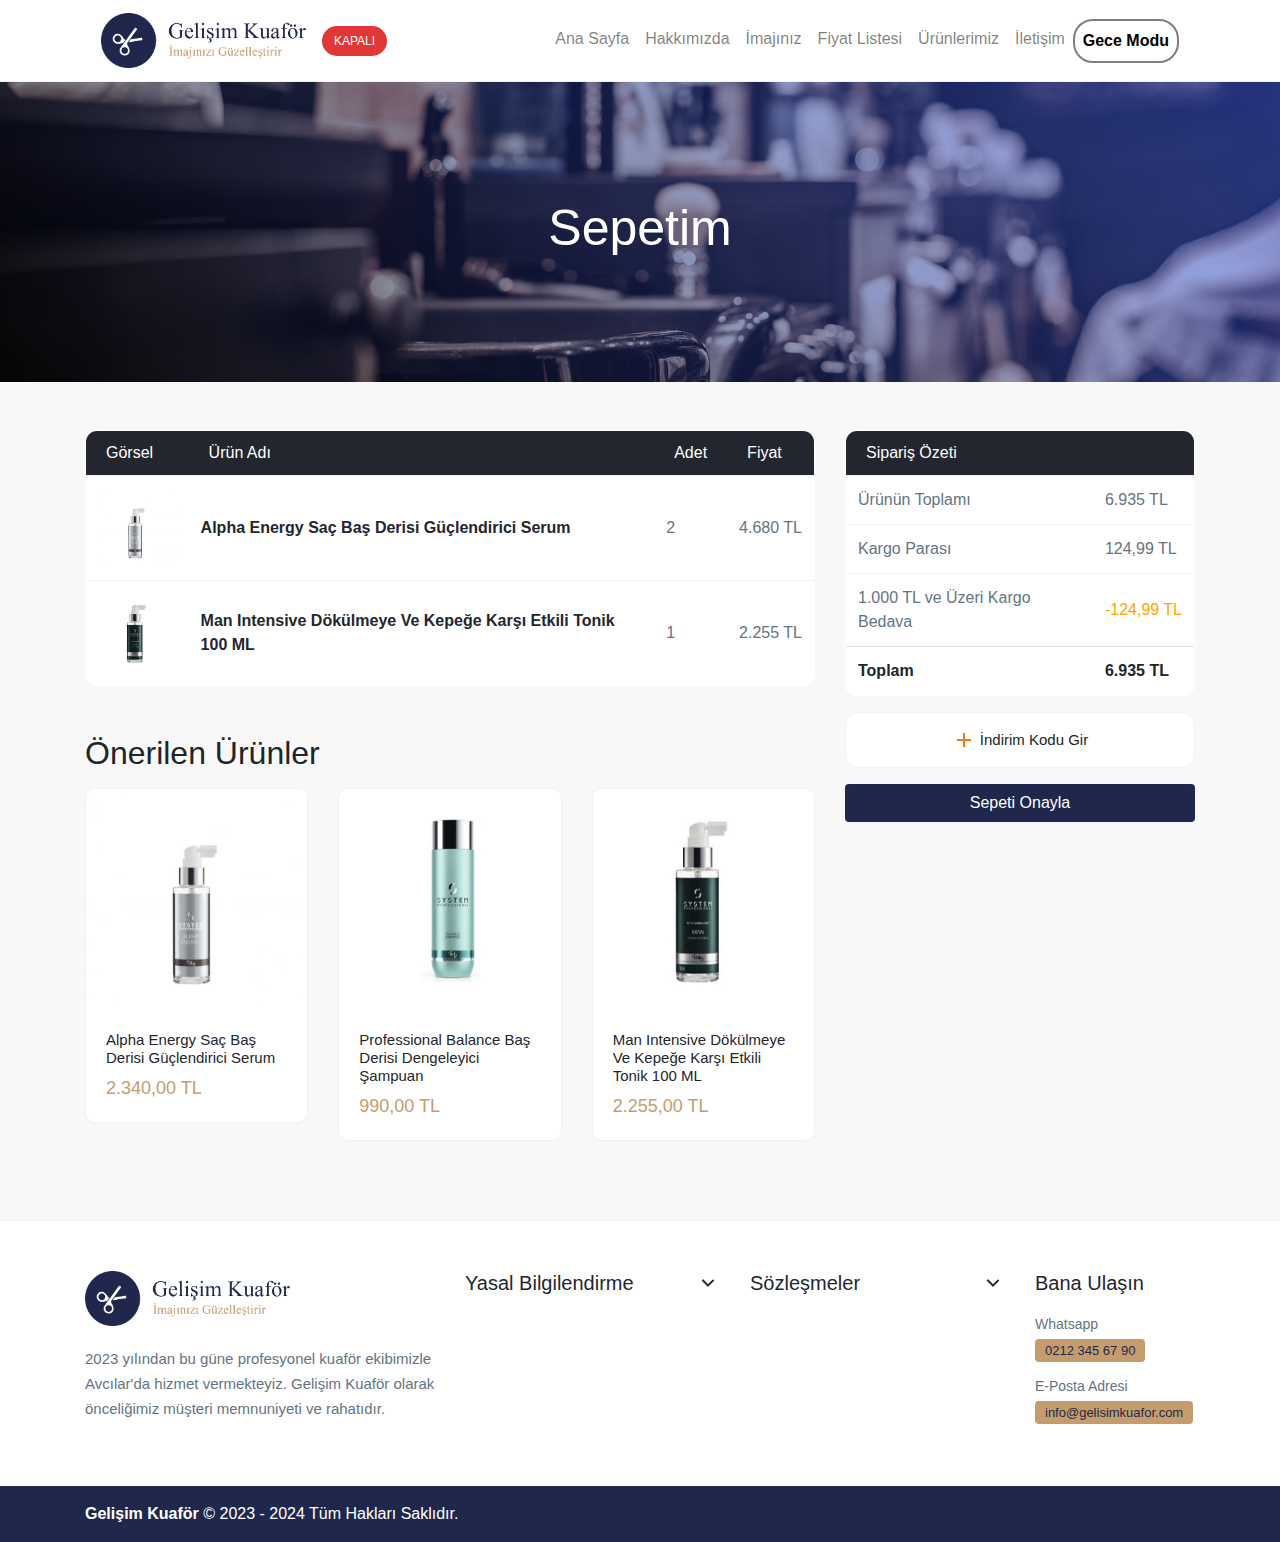
<file: Web Site/sepet.html>
<!DOCTYPE html>
<html lang="tr">
<head>
    <meta charset="UTF-8">
    <meta name="viewport" content="width=device-width, initial-scale=1.0">
    <link rel="stylesheet" href="https://cdn.jsdelivr.net/npm/bootstrap@4.6.2/dist/css/bootstrap.min.css">
    <link rel="stylesheet" href="css/style.css">
    <title>Gelişim Kuaför - İmajınızı Güzelleştirir</title>
</head>
<body onload="isletmeDurumu()">

    <style>
        .slider img.sliderBg {
            max-height: 300px;
        }
        .servicesItem h2 {
            font-size: 15px;
        }
        .servicesItem span {
            font-size: 18px;
        }
    </style>

    <header>
        <div class="container">
            <nav class="navbar navbar-expand-lg navbar-light">
                <a class="navbar-brand" href="index.html">
                    <img class="normalLogo" style="height: 55px" src="img/logo.png" alt="Gelişim Kuaför">
                    <img class="whiteLogo" style="height: 55px" src="img/beyaz-logo.png" alt="Gelişim Kuaför">
                </a>
                <span id="durum"></span>
                <button class="navbar-toggler" type="button" data-toggle="collapse" data-target="#navbarNavAltMarkup" aria-controls="navbarNavAltMarkup" aria-expanded="false" aria-label="Toggle navigation">
                <span class="navbar-toggler-icon"></span>
                </button>
                <div class="collapse navbar-collapse justify-content-end" id="navbarNavAltMarkup">
                <div class="navbar-nav">
                    <a class="nav-link" href="index.html">Ana Sayfa</a>
                    <a class="nav-link" href="hakkimizda.html">Hakkımızda</a>
                    <a class="nav-link" href="imajiniz.html">İmajınız</a>
                    <a class="nav-link" href="fiyat-listesi.html">Fiyat Listesi</a>
                    <a class="nav-link" href="urunlerimiz.html">Ürünlerimiz</a>
                    <a class="nav-link" href="iletisim.html">İletişim</a>
                    <a class="nav-link" id="toggleButton"><strong>Gece Modu</strong></a>
                </div>
                </div>
            </nav>
        </div>
    </header>

    <div class="mainContent">
        <div class="slider">
            <img class="sliderBg" src="img/slider-1.jpg" alt="Slider">
            <div class="sliderDetail">
                <h1>Sepetim</h1>
            </div>
        </div>
        <div class="mt-5 mb-5">
            <div class="container">
                <div class="row">
                    <div class="col-md-8">
                        <table class="table cartTable mb-5">
                            <thead>
                                <tr>
                                    <th>Görsel</th>
                                    <th>Ürün Adı</th>
                                    <th>Adet</th>
                                    <th>Fiyat</th>
                                </tr>
                            </thead>
                            <tbody>
                                <tr>
                                    <th><img src="img/urun-1.jpg"></th>
                                    <th><a href="urun-detay.html">Alpha Energy Saç Baş Derisi Güçlendirici Serum</a></th>
                                    <th>2</th>
                                    <th>4.680 TL</th>
                                </tr>
                                <tr>
                                    <th><img src="img/urun-3.jpg"></th>
                                    <th><a href="urun-detay.html">Man Intensive Dökülmeye Ve Kepeğe Karşı Etkili Tonik 100 ML</a></th>
                                    <th>1</th>
                                    <th>2.255 TL</th>
                                </tr>
                            </tbody>
                        </table>
                        <div class="recommendedProduct">
                            <h2 class="mb-3">Önerilen Ürünler</h2>
                            <div class="row" id="servicesList">
                                <div class="col-md-4">
                                    <div class="servicesItem mb-4 productItem">
                                        <a href="urun-detay.html">
                                            <img src="img/urun-1.jpg" alt="Saç Kesimi" class="" style="transform-origin: 0.5px 338px;">
                                        </a>
                                        <div class="servicesDetail">
                                            <h2><a href="#">Alpha Energy Saç Baş Derisi Güçlendirici Serum</a></h2>
                                            <span>2.340,00 TL</span>
                                        </div>
                                    </div>
                                </div>
            
                                <div class="col-md-4">
                                    <div class="servicesItem mb-4 productItem">
                                        <a href="urun-detay.html">
                                            <img src="img/urun-2.jpg" alt="Saç Kesimi" class="" style="transform-origin: -0.5px 90px;">
                                        </a>
                                        <div class="servicesDetail">
                                            <h2><a href="#">Professional Balance Baş Derisi Dengeleyici Şampuan</a></h2>
                                            <span>990,00 TL</span>
                                        </div>
                                    </div>
                                </div>
            
                                <div class="col-md-4">
                                    <div class="servicesItem mb-4 productItem">
                                        <a href="urun-detay.html">
                                            <img src="img/urun-3.jpg" alt="Saç Kesimi" class="" style="transform-origin: 201.5px 295px;">
                                        </a>
                                        <div class="servicesDetail">
                                            <h2><a href="#">Man Intensive Dökülmeye Ve Kepeğe Karşı Etkili Tonik 100 ML</a></h2>
                                            <span>2.255,00 TL</span>
                                        </div>
                                    </div>
                                </div>
                            </div>
                        </div>
                    </div>
                    <div class="col-md-4">
                        <div class="priceTotal">
                            <table class="table cartTable">
                                <thead>
                                    <tr>
                                        <th colspan="2">Sipariş Özeti</th>
                                    </tr>
                                </thead>
                                <tbody>
                                    <tr>
                                        <th>Ürünün Toplamı</th>
                                        <th>6.935 TL</th>
                                    </tr>
                                    <tr>
                                        <th>Kargo Parası</th>
                                        <th>124,99 TL</th>
                                    </tr>
                                    <tr>
                                        <th>1.000 TL ve Üzeri Kargo Bedava</th>
                                        <th style="color:orange">-124,99 TL</th>
                                    </tr>
                                </tbody>
                                <tfoot>
                                    <tr>
                                        <th>Toplam</th>
                                        <th>6.935 TL</th>
                                    </tr>
                                </tfoot>
                            </table>
                            <div class="coupanCode">
                                <span><img src="img/coupan-icon.png"> İndirim Kodu Gir</span>
                                <div class="coupanInput">
                                    <h5>Kupon Kodu Gir</h5>
                                    <form id="couponForm">
                                        <input type="text" id="couponInput" placeholder="Kupon Kodu Gir" required>
                                        <button type="submit" class="btn" id="submitButton">Gönder</button>
                                    </form>
                                    <p class="errorText">Kupon kodu süresi bitmiştir.</p>
                                </div>
                            </div>
                            <a href="basariyla-tamamlandi.html" class="btn btn-block basket-btn">Sepeti Onayla</a>
                        </div>
                    </div>
                </div>
            </div>
        </div>
    </div>

    <footer>        
        <div class="footerContent">
            <div class="container">
                <div class="footerMenu">
                    <div class="row">
                        <div class="col-lg-4 col-md-6 col-sm-12">
                            <div class="menuItem">
                                <div class="mainLogo">
                                    <a href="index.html">
                                        <img class="normalLogo" style="height: 55px" src="img/logo.png" alt="Gelişim Kuaför">
                                        <img class="whiteLogo" style="height: 55px" src="img/beyaz-logo.png" alt="Gelişim Kuaför">
                                    </a>
                                </div>
                                <div class="siteDesc">
                                    <p>2023 yılından bu güne profesyonel kuaför ekibimizle Avcılar'da hizmet vermekteyiz. Gelişim Kuaför olarak önceliğimiz müşteri memnuniyeti ve rahatıdır.</p>
                                </div>
                            </div>
                        </div>
                        <div class="col-lg-3 col-md-6 col-sm-12 mb-4">
                            <div class="menuItem">
                                <h4 class="dropdown">Yasal Bilgilendirme <img src="img/arrow.png"></h4>
                                <ul class="noList subMenu">
                                    <li><a href="gizlilik-politikasi.html">Gizlilik Politikası</a></li>
                                    <li><a href="cerez-politikasi.html">Çerez Politikası</a></li>
                                    <li><a href="kullanim-kosullari.html">Kullanım Koşulları</a></li>
                                </ul>
                            </div>
                        </div>
                        <div class="col-lg-3 col-md-6 col-sm-12 mb-4">
                            <div class="menuItem">
                                <h4 class="dropdown">Sözleşmeler <img src="img/arrow.png"></h4>
                                <ul class="noList subMenu">
                                    <li><a href="iptal-ve-iade-kosullari.html">İptal ve İade Koşulları</a></li>
                                </ul>
                            </div>
                        </div>
                        <div class="col-lg-2 col-md-6 col-sm-12">
                            <div class="menuItem">
                                <h4>Bana Ulaşın</h4>
                                <ul class="noList">
                                    <li><a target="_blank" href="https://wa.me/902123456790">Whatsapp <span class="badge">0212 345 67 90</span></a></li>
                                    <li><a target="_blank" href="mailto:info@gelisimkuafor.com">E-Posta Adresi <span class="badge">info@gelisimkuafor.com</span></a></li>
                                </ul>
                            </div>
                        </div>
                    </div>
                </div>
            </div>
        </div>
        <div class="footerBottom">
            <div class="container">
                <div class="row align-items-center pt-3 pb-3">
                    <div class="col-lg-6 col-md-12 col-sm-12">
                        <span><strong>Gelişim Kuaför</strong> © 2023 - 2024 Tüm Hakları Saklıdır.</span>
                    </div>
                    <div class="col-lg-6 col-md-12 col-sm-12">
                        <div class="footerSocial">
                            <ul class="noList d-flex align-items-center justify-content-end">
                                <li><a target="_blank" href="https://www.facebook.com/gelisimedu"><i class="ri-facebook-circle-line"></i></a></li>
                                <li><a target="_blank" href="https://www.instagram.com/igugelisim/"><i class="ri ri-instagram-line"></i></a></li>
                            </ul>
                        </div>
                    </div>
                </div>
            </div>
        </div>
    </footer>

    <button id="scrollToTopBtn" onclick="scrollToTop()"><img src="img/up-icon.png"></button>

    <script src="https://cdn.jsdelivr.net/npm/jquery@3.5.1/dist/jquery.slim.min.js"></script>
    <script src="https://cdn.jsdelivr.net/npm/popper.js@1.16.1/dist/umd/popper.min.js"></script>
    <script src="https://cdn.jsdelivr.net/npm/bootstrap@4.6.2/dist/js/bootstrap.min.js"></script>
    <script src="js/main.js"></script>
    
</body>
</html>
</file>
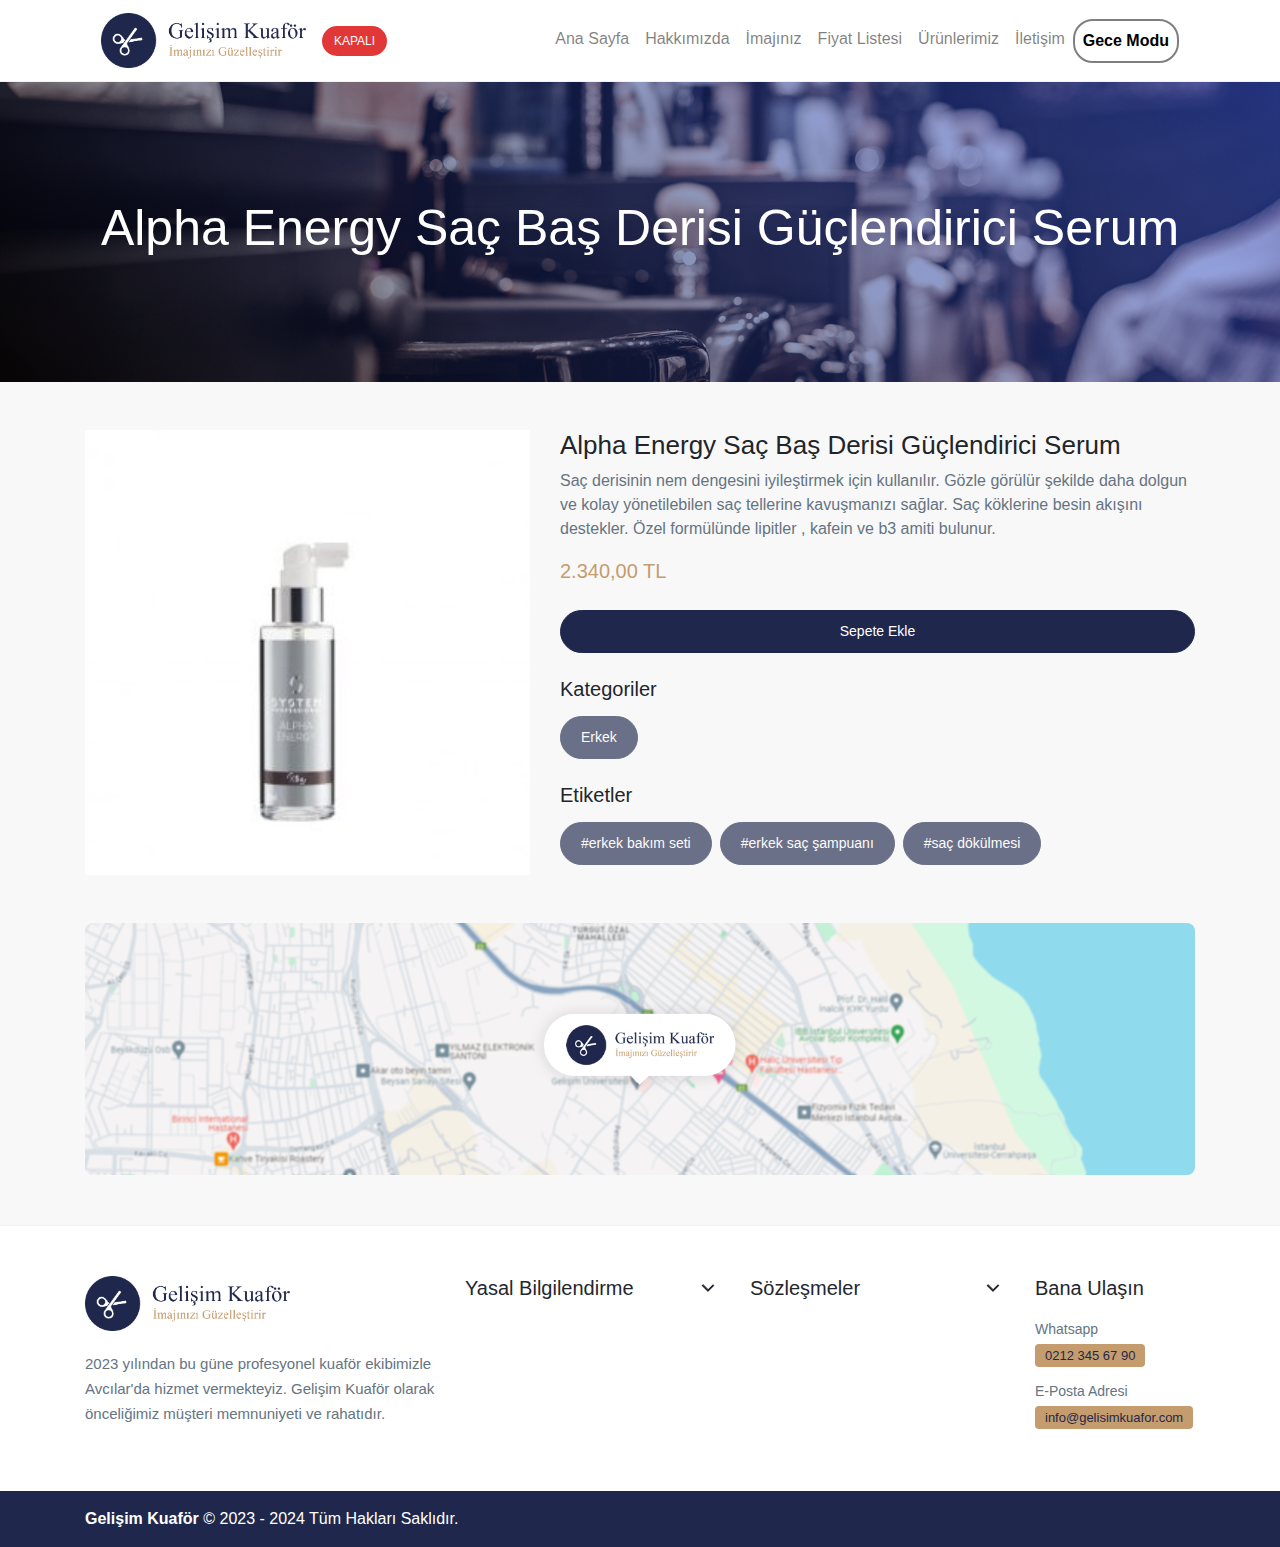
<file: Web Site/urun-detay.html>
<!DOCTYPE html>
<html lang="tr">
<head>
    <meta charset="UTF-8">
    <meta name="viewport" content="width=device-width, initial-scale=1.0">
    <link rel="stylesheet" href="https://cdn.jsdelivr.net/npm/bootstrap@4.6.2/dist/css/bootstrap.min.css">
    <link rel="stylesheet" href="css/style.css">
    <title>Gelişim Kuaför - İmajınızı Güzelleştirir</title>
</head>
<body onload="isletmeDurumu()">

    <style>
        .slider img.sliderBg {
            max-height: 300px;
        }
    </style>

    <header>
        <div class="container">
            <nav class="navbar navbar-expand-lg navbar-light">
                <a class="navbar-brand" href="index.html">
                    <img class="normalLogo" style="height: 55px" src="img/logo.png" alt="Gelişim Kuaför">
                    <img class="whiteLogo" style="height: 55px" src="img/beyaz-logo.png" alt="Gelişim Kuaför">
                </a>
                <span id="durum"></span>
                <button class="navbar-toggler" type="button" data-toggle="collapse" data-target="#navbarNavAltMarkup" aria-controls="navbarNavAltMarkup" aria-expanded="false" aria-label="Toggle navigation">
                <span class="navbar-toggler-icon"></span>
                </button>
                <div class="collapse navbar-collapse justify-content-end" id="navbarNavAltMarkup">
                <div class="navbar-nav">
                    <a class="nav-link" href="index.html">Ana Sayfa</a>
                    <a class="nav-link" href="hakkimizda.html">Hakkımızda</a>
                    <a class="nav-link" href="imajiniz.html">İmajınız</a>
                    <a class="nav-link" href="fiyat-listesi.html">Fiyat Listesi</a>
                    <a class="nav-link" href="urunlerimiz.html">Ürünlerimiz</a>
                    <a class="nav-link" href="iletisim.html">İletişim</a>
                    <a class="nav-link" id="toggleButton"><strong>Gece Modu</strong></a>
                </div>
                </div>
            </nav>
        </div>
    </header>

    <div class="mainContent">
        <div class="slider">
            <img class="sliderBg" src="img/slider-1.jpg" alt="Slider">
            <div class="sliderDetail">
                <h1>Alpha Energy Saç Baş Derisi Güçlendirici Serum</h1>
            </div>
        </div>
        <div class="productList mt-5 mb-5">
            <div class="container">
                <div class="viewCart">
                    <div class="row align-items-center">
                        <div class="col-md-6">
                            <span><img src="img/check.png" alt="Sepete Eklendi"> Ürün sepete eklendi!</span>
                        </div>
                        <div class="col-md-6 d-flex justify-content-end">
                            <a class="mr-2" href="urunlerimiz.html">Diğer Ürünleri Gör</a>
                            <a href="sepet.html">Sepete Git</a>
                        </div>
                    </div>
                </div>     <!--Bu divin en başından buraya kadar sepete eklendi! çıktısı için-->
                <div class="row">
                    <div class="col-md-5 productItem">
                        <img src="img/urun-1.jpg" style="width: 100%">
                    </div>
                    <div class="col-md-7">
                        <h3>Alpha Energy Saç Baş Derisi Güçlendirici Serum</h3>
                        <p>Saç derisinin nem dengesini iyileştirmek için kullanılır. Gözle görülür şekilde daha dolgun ve kolay yönetilebilen saç tellerine kavuşmanızı sağlar. Saç köklerine besin akışını destekler. Özel formülünde lipitler , kafein ve b3 amiti bulunur.</p>
                        <span>2.340,00 TL</span>
                        <a class="btn btn-block mt-4 mb-4" id="addCart">Sepete Ekle</a>
                        <h5>Kategoriler</h5>
                        <div class="btn-toolbar mb-4" role="toolbar" aria-label="Toolbar with button groups">
                            <div class="btn-group mr-2" role="group" aria-label="First group">
                              <button type="button" class="btn btn-secondary" disabled>Erkek</button>
                            </div>
                        </div>
                        <h5>Etiketler</h5>
                        <div class="btn-toolbar" role="toolbar" aria-label="Toolbar with button groups">
                            <div class="btn-group mr-2" role="group" aria-label="First group">
                              <button type="button" class="btn btn-secondary" disabled>#erkek bakım seti</button>
                            </div>
                            <div class="btn-group mr-2" role="group" aria-label="Second group">
                                <button type="button" class="btn btn-secondary" disabled>#erkek saç şampuanı</button>
                            </div>
                            <div class="btn-group" role="group" aria-label="Third group">
                                <button type="button" class="btn btn-secondary" disabled>#saç dökülmesi</button>
                            </div>
                        </div>
                    </div>
                </div>
            </div>
        </div>
    </div>

    <footer>
        <div class="googleMap">
            <div class="container">
                <div class="row">
                    <div class="col-md-12">
                        <img src="img/map-small.png">
                    </div>
                </div>
            </div>
        </div>
        
        <div class="footerContent">
            <div class="container">
                <div class="footerMenu">
                    <div class="row">
                        <div class="col-lg-4 col-md-6 col-sm-12">
                            <div class="menuItem">
                                <div class="mainLogo">
                                    <a href="index.html">
                                        <img class="normalLogo" style="height: 55px" src="img/logo.png" alt="Gelişim Kuaför">
                                        <img class="whiteLogo" style="height: 55px" src="img/beyaz-logo.png" alt="Gelişim Kuaför">
                                    </a>
                                </div>
                                <div class="siteDesc">
                                    <p>2023 yılından bu güne profesyonel kuaför ekibimizle Avcılar'da hizmet vermekteyiz. Gelişim Kuaför olarak önceliğimiz müşteri memnuniyeti ve rahatıdır.</p>
                                </div>
                            </div>
                        </div>
                        <div class="col-lg-3 col-md-6 col-sm-12 mb-4">
                            <div class="menuItem">
                                <h4 class="dropdown">Yasal Bilgilendirme <img src="img/arrow.png"></h4>
                                <ul class="noList subMenu">
                                    <li><a href="gizlilik-politikasi.html">Gizlilik Politikası</a></li>
                                    <li><a href="cerez-politikasi.html">Çerez Politikası</a></li>
                                    <li><a href="kullanim-kosullari.html">Kullanım Koşulları</a></li>
                                </ul>
                            </div>
                        </div>
                        <div class="col-lg-3 col-md-6 col-sm-12 mb-4">
                            <div class="menuItem">
                                <h4 class="dropdown">Sözleşmeler <img src="img/arrow.png"></h4>
                                <ul class="noList subMenu">
                                    <li><a href="iptal-ve-iade-kosullari.html">İptal ve İade Koşulları</a></li>
                                </ul>
                            </div>
                        </div>
                        <div class="col-lg-2 col-md-6 col-sm-12">
                            <div class="menuItem">
                                <h4>Bana Ulaşın</h4>
                                <ul class="noList">
                                    <li><a target="_blank" href="https://wa.me/902123456790">Whatsapp <span class="badge">0212 345 67 90</span></a></li>
                                    <li><a target="_blank" href="mailto:info@gelisimkuafor.com">E-Posta Adresi <span class="badge">info@gelisimkuafor.com</span></a></li>
                                </ul>
                            </div>
                        </div>
                    </div>
                </div>
            </div>
        </div>
        <div class="footerBottom">
            <div class="container">
                <div class="row align-items-center pt-3 pb-3">
                    <div class="col-lg-6 col-md-12 col-sm-12">
                        <span><strong>Gelişim Kuaför</strong> © 2023 - 2024 Tüm Hakları Saklıdır.</span>
                    </div>
                    <div class="col-lg-6 col-md-12 col-sm-12">
                        <div class="footerSocial">
                            <ul class="noList d-flex align-items-center justify-content-end">
                                <li><a target="_blank" href="https://www.facebook.com/gelisimedu"><i class="ri-facebook-circle-line"></i></a></li>
                                <li><a target="_blank" href="https://www.instagram.com/igugelisim/"><i class="ri ri-instagram-line"></i></a></li>
                            </ul>
                        </div>
                    </div>
                </div>
            </div>
        </div>
    </footer>

    <button id="scrollToTopBtn" onclick="scrollToTop()"><img src="img/up-icon.png"></button>

    <script src="https://cdn.jsdelivr.net/npm/jquery@3.5.1/dist/jquery.slim.min.js"></script>
    <script src="https://cdn.jsdelivr.net/npm/popper.js@1.16.1/dist/umd/popper.min.js"></script>
    <script src="https://cdn.jsdelivr.net/npm/bootstrap@4.6.2/dist/js/bootstrap.min.js"></script>
    <script src="js/main.js"></script>
    
</body>
</html>
</file>
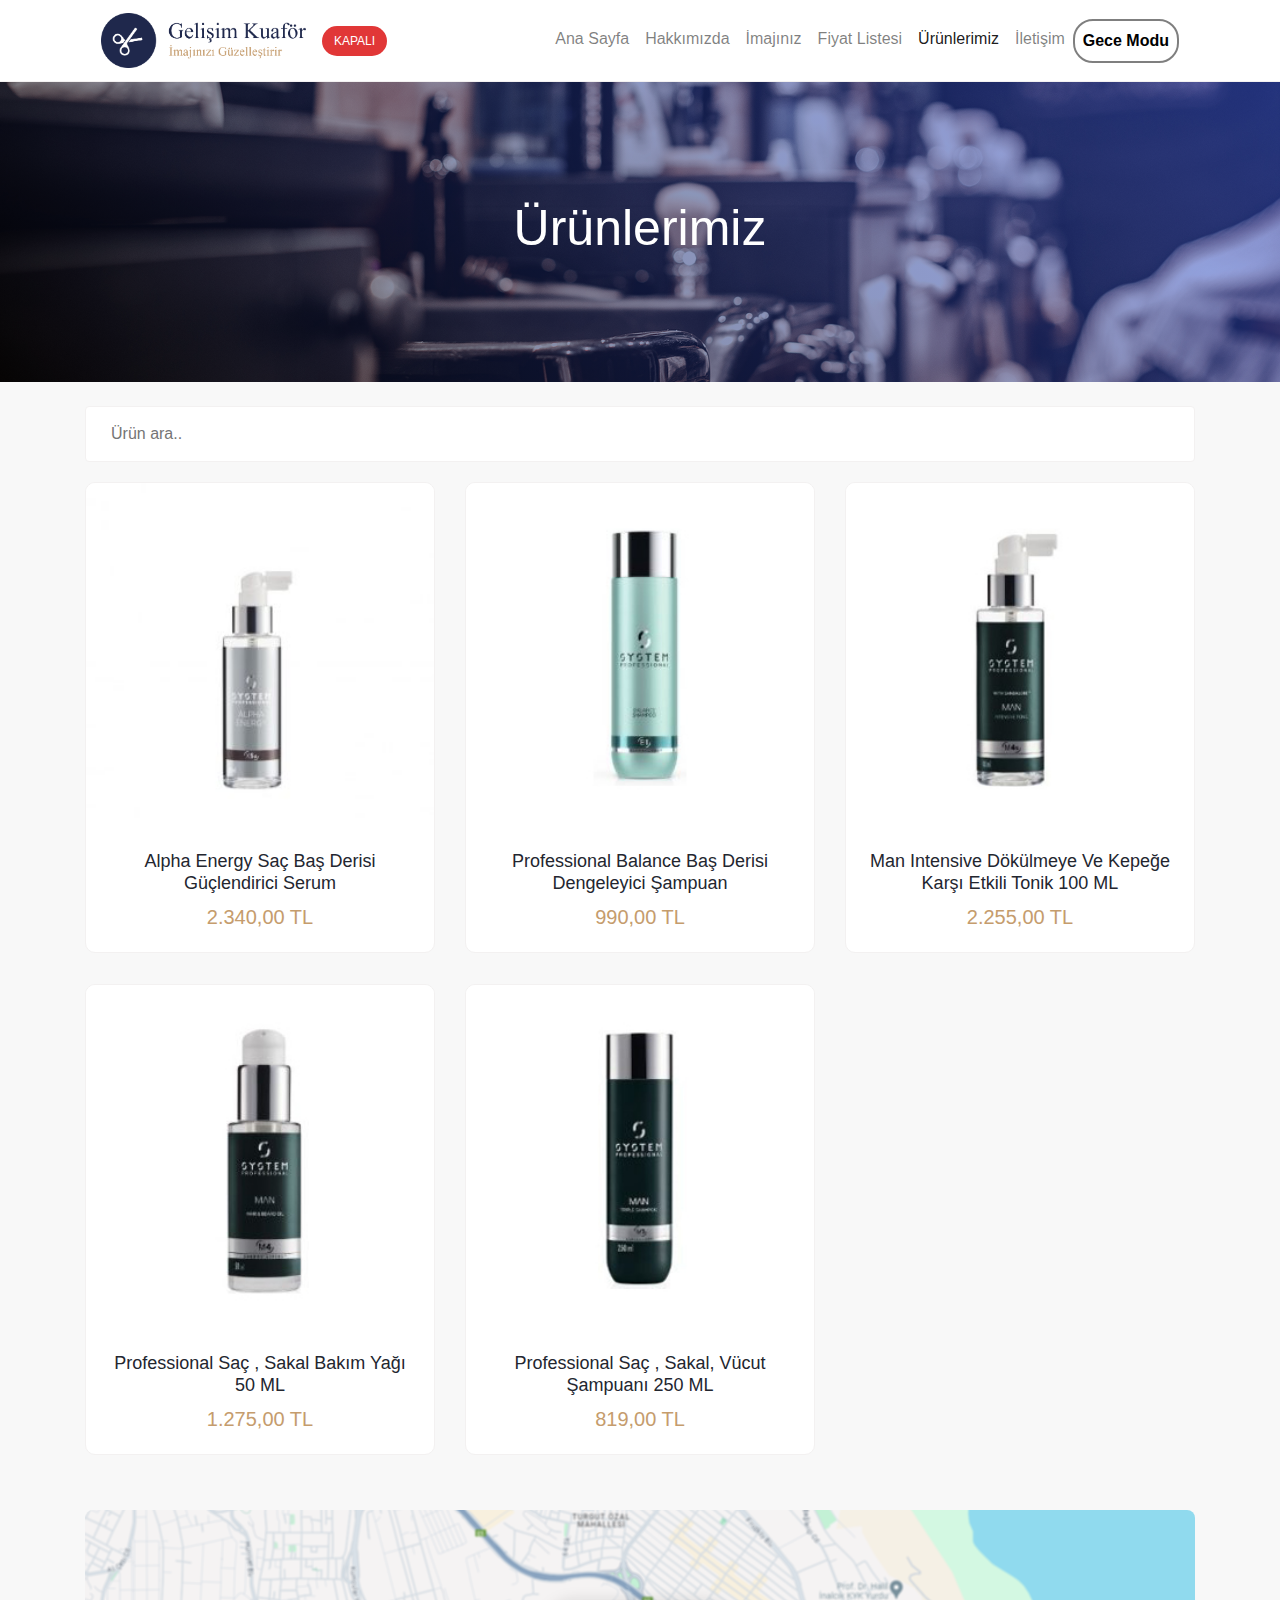
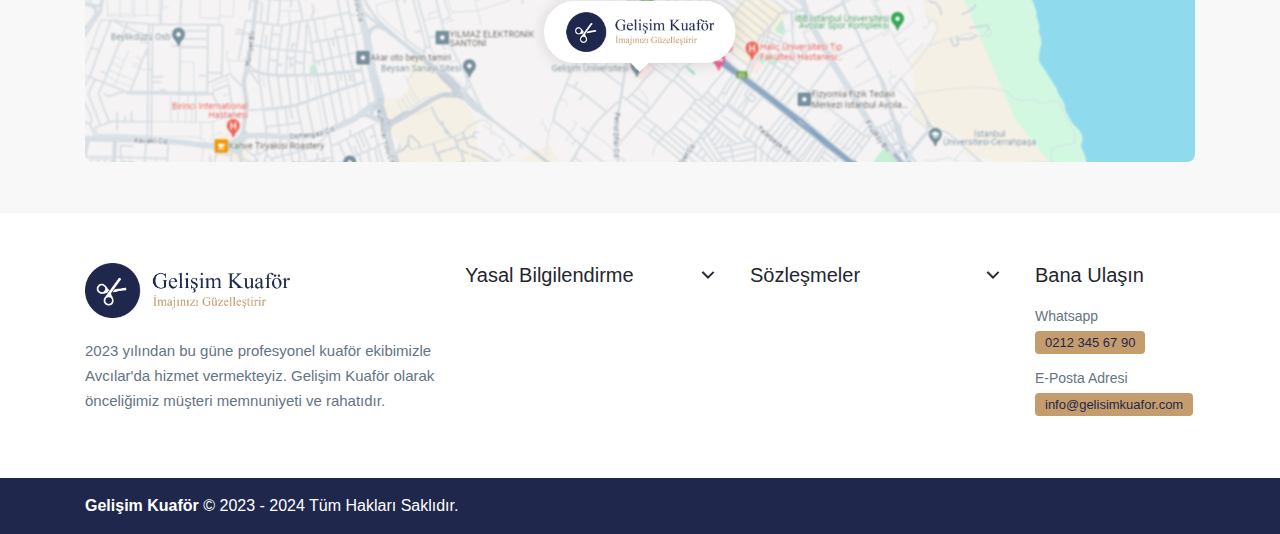
<file: Web Site/urunlerimiz.html>
<!DOCTYPE html>
<html lang="tr">
<head>
    <meta charset="UTF-8">
    <meta name="viewport" content="width=device-width, initial-scale=1.0">
    <link rel="stylesheet" href="https://cdn.jsdelivr.net/npm/bootstrap@4.6.2/dist/css/bootstrap.min.css">
    <link rel="stylesheet" href="css/style.css">
    <title>Gelişim Kuaför - İmajınızı Güzelleştirir</title>
</head>
<body onload="isletmeDurumu()">

    <style>
        .slider img.sliderBg {
            max-height: 300px;
        }
    </style>

    <header>
        <div class="container">
            <nav class="navbar navbar-expand-lg navbar-light">
                <a class="navbar-brand" href="index.html">
                    <img class="normalLogo" style="height: 55px" src="img/logo.png" alt="Gelişim Kuaför">
                    <img class="whiteLogo" style="height: 55px" src="img/beyaz-logo.png" alt="Gelişim Kuaför">
                    
                </a>
                <span id="durum"></span>
                <button class="navbar-toggler" type="button" data-toggle="collapse" data-target="#navbarNavAltMarkup" aria-controls="navbarNavAltMarkup" aria-expanded="false" aria-label="Toggle navigation">
                <span class="navbar-toggler-icon"></span>
                </button>
                <div class="collapse navbar-collapse justify-content-end" id="navbarNavAltMarkup">
                <div class="navbar-nav">
                    <a class="nav-link" href="index.html">Ana Sayfa</a>
                    <a class="nav-link" href="hakkimizda.html">Hakkımızda</a>
                    <a class="nav-link" href="imajiniz.html">İmajınız</a>
                    <a class="nav-link" href="fiyat-listesi.html">Fiyat Listesi</a>
                    <a class="nav-link active" href="urunlerimiz.html">Ürünlerimiz</a>
                    <a class="nav-link" href="iletisim.html">İletişim</a>
                    <a class="nav-link" id="toggleButton"><strong>Gece Modu</strong></a>
                </div>
                </div>
            </nav>
        </div>
    </header>

    <div class="mainContent">
        <div class="slider">
            <img class="sliderBg" src="img/slider-1.jpg" alt="Slider">
            <div class="sliderDetail">
                <h1>Ürünlerimiz</h1>
            </div>
        </div>
        <div class="productList mt-4 mb-4">
            <div class="container">
                <input type="text" id="searchProduct" onkeyup="searchProduct()" placeholder="Ürün ara..">
                <div class="row" id="servicesList">
                    <div class="col-md-4">
                        <div class="servicesItem mb-4 productItem">
                            <a href="urun-detay.html">
                                <img src="img/urun-1.jpg" alt="Saç Kesimi">
                            </a>
                            <div class="servicesDetail">
                                <h2><a href="#">Alpha Energy Saç Baş Derisi Güçlendirici Serum</a></h2>
                                <span>2.340,00 TL</span>
                            </div>
                        </div>
                    </div>

                    <div class="col-md-4">
                        <div class="servicesItem mb-4 productItem">
                            <a href="urun-detay.html">
                                <img src="img/urun-2.jpg" alt="Saç Kesimi">
                            </a>
                            <div class="servicesDetail">
                                <h2><a href="#">Professional Balance Baş Derisi Dengeleyici Şampuan</a></h2>
                                <span>990,00 TL</span>
                            </div>
                        </div>
                    </div>

                    <div class="col-md-4">
                        <div class="servicesItem mb-4 productItem">
                            <a href="urun-detay.html">
                                <img src="img/urun-3.jpg" alt="Saç Kesimi">
                            </a>
                            <div class="servicesDetail">
                                <h2><a href="#">Man Intensive Dökülmeye Ve Kepeğe Karşı Etkili Tonik 100 ML</a></h2>
                                <span>2.255,00 TL</span>
                            </div>
                        </div>
                    </div>

                    <div class="col-md-4">
                        <div class="servicesItem mb-4 productItem">
                            <a href="urun-detay.html">
                                <img src="img/urun-4.jpg" alt="Saç Kesimi">
                            </a>
                            <div class="servicesDetail">
                                <h2><a href="#">Professional Saç , Sakal Bakım Yağı 50 ML</a></h2>
                                <span>1.275,00 TL</span>
                            </div>
                        </div>
                    </div>

                    <div class="col-md-4">
                        <div class="servicesItem productItem">
                            <a href="urun-detay.html">
                                <img src="img/urun-5.jpg" alt="Saç Kesimi">
                            </a>
                            <div class="servicesDetail">
                                <h2><a href="#">Professional Saç , Sakal, Vücut Şampuanı 250 ML</a></h2>
                                <span>819,00 TL</span>
                            </div>
                        </div>
                    </div>
                </div>
            </div>
        </div>
    </div>

    <footer>
        <div class="googleMap">
            <div class="container">
                <div class="row">
                    <div class="col-md-12">
                        <img src="img/map-small.png">
                    </div>
                </div>
            </div>
        </div>
        
        <div class="footerContent">
            <div class="container">
                <div class="footerMenu">
                    <div class="row">
                        <div class="col-lg-4 col-md-6 col-sm-12">
                            <div class="menuItem">
                                <div class="mainLogo">
                                    <a href="index.html">
                                        <img class="normalLogo" style="height: 55px" src="img/logo.png" alt="Gelişim Kuaför">
                                        <img class="whiteLogo" style="height: 55px" src="img/beyaz-logo.png" alt="Gelişim Kuaför">
                                    </a>
                                </div>
                                <div class="siteDesc">
                                    <p>2023 yılından bu güne profesyonel kuaför ekibimizle Avcılar'da hizmet vermekteyiz. Gelişim Kuaför olarak önceliğimiz müşteri memnuniyeti ve rahatıdır.</p>
                                </div>
                            </div>
                        </div>
                        <div class="col-lg-3 col-md-6 col-sm-12 mb-4">
                            <div class="menuItem">
                                <h4 class="dropdown">Yasal Bilgilendirme <img src="img/arrow.png"></h4>
                                <ul class="noList subMenu">
                                    <li><a href="gizlilik-politikasi.html">Gizlilik Politikası</a></li>
                                    <li><a href="cerez-politikasi.html">Çerez Politikası</a></li>
                                    <li><a href="kullanim-kosullari.html">Kullanım Koşulları</a></li>
                                </ul>
                            </div>
                        </div>
                        <div class="col-lg-3 col-md-6 col-sm-12 mb-4">
                            <div class="menuItem">
                                <h4 class="dropdown">Sözleşmeler <img src="img/arrow.png"></h4>
                                <ul class="noList subMenu">
                                    <li><a href="iptal-ve-iade-kosullari.html">İptal ve İade Koşulları</a></li>
                                </ul>
                            </div>
                        </div>
                        <div class="col-lg-2 col-md-6 col-sm-12">
                            <div class="menuItem">
                                <h4>Bana Ulaşın</h4>
                                <ul class="noList">
                                    <li><a target="_blank" href="https://wa.me/902123456790">Whatsapp <span class="badge">0212 345 67 90</span></a></li>
                                    <li><a target="_blank" href="mailto:info@gelisimkuafor.com">E-Posta Adresi <span class="badge">info@gelisimkuafor.com</span></a></li>
                                </ul>
                            </div>
                        </div>
                    </div>
                </div>
            </div>
        </div>
        <div class="footerBottom">
            <div class="container">
                <div class="row align-items-center pt-3 pb-3">
                    <div class="col-lg-6 col-md-12 col-sm-12">
                        <span><strong>Gelişim Kuaför</strong> © 2023 - 2024 Tüm Hakları Saklıdır.</span>
                    </div>
                    <div class="col-lg-6 col-md-12 col-sm-12">
                        <div class="footerSocial">
                            <ul class="noList d-flex align-items-center justify-content-end">
                                <li><a target="_blank" href="https://www.facebook.com/gelisimedu"><i class="ri-facebook-circle-line"></i></a></li>
                                <li><a target="_blank" href="https://www.instagram.com/igugelisim/"><i class="ri ri-instagram-line"></i></a></li>
                            </ul>
                        </div>
                    </div>
                </div>
            </div>
        </div>
    </footer>

    <button id="scrollToTopBtn" onclick="scrollToTop()"><img src="img/up-icon.png"></button>

    <script src="https://cdn.jsdelivr.net/npm/jquery@3.5.1/dist/jquery.slim.min.js"></script>
    <script src="https://cdn.jsdelivr.net/npm/popper.js@1.16.1/dist/umd/popper.min.js"></script>
    <script src="https://cdn.jsdelivr.net/npm/bootstrap@4.6.2/dist/js/bootstrap.min.js"></script>
    <script src="js/main.js"></script>
    
</body>
</html>
</file>
<file: Web Site/css/style.css>
:root {
    --generalColor: #1f284c;
    --generalTwoColor: #c59c6d;
    --textColor: #23262f;
    --subColor: #657482;
}

body {
    background-color: #f8f8f8;
}

body, button, input, select, textarea {
    font-family: 'Rubik', sans-serif;
}

p {
    margin-top: 0;
    margin-bottom: 15px;
    color: var(--subColor);
}

img {
    max-width: 100%;
    width: auto;
    height: auto;
}

a, a:hover {
    text-decoration: none;
}

.noList {
    padding: 0;
    margin: 0;
    list-style: none;
}

ol, ul, dl {
    padding-left: 20px;
    line-height: 30px;
    color: var(--subColor);
    font-size: 15px;
}

header {
    z-index: 99;
    position: fixed;
    width: 100%;
    border-bottom: 1px solid #f3f1f1;
    background: #fff;
}

.mainContent {
    padding-top: 82px;
}

header.scroll .headerContent {
    padding: 10px 0;
}

header .headerContent {
    padding: 20px 0;
    border-bottom: 1px solid #0000000d;
    transition: .3s;
}

.headerContent .mainLogo img, footer .mainLogo img {
    height: 55px;
}

.headerContent .mainMenu ul {
    display: flex;
    align-items: center;
    grid-column-gap: 30px;
}

.headerContent .mainMenu a {
    font-weight: 500;
    color: var(--generalColor);
}

.headerContent .mainMenu a:hover, .headerContent .mainMenu a.active {
    color: var(--generalTwoColor);
}

.headerContent .rightMenu a {
    display: flex;
    align-items: center;
    justify-content: center;
    height: 40px;
    padding: 0 20px;
    background: var(--generalColor);
    font-weight: 500;
    font-size: 14px;
    border-radius: 50px;
    color: #fff;
}

.headerContent .rightMenu a:hover {
    background: var(--generalTwoColor);
    color: var(--generalColor);
}

.headingTitle {
    border-left: 6px solid var(--generalTwoColor);
    color: var(--generalColor);
    font-size: 26px;
    font-weight: 500;
    padding-left: 12px;
    padding-top: 5px;
    padding-bottom: 5px;
    margin-bottom: 25px;
    margin-top: 25px;
}

.hairGallery img {
    height: 150px;
    object-fit: cover;
    border-radius: 6px;
}

.hairGallery .galleryItem {
    display: grid;
    grid-template-columns: 1fr 1fr 1fr 1fr 1fr;
    grid-column-gap: 15px;
    grid-row-gap: 15px;
}

.onlineBooking {
    display: flex;
    align-items: center;
    background: var(--generalColor);
    padding: 25px 30px;
    border-radius: 6px;
    grid-row-gap: 14px;
    margin: 30px 0;
    flex-direction: column;
}

.onlineBooking h2 {
    margin: 0;
    font-size: 22px;
    color: #fff;
    font-weight: 500;
}

.onlineBooking a {
    background: var(--generalTwoColor);
    color: #fff;
}

.slider {
    position: relative;
}

.slider:before {
    content: "";
    position: absolute;
    top: 0;
    left: 0;
    bottom: 0;
    right: 0;
    background: linear-gradient(45deg, rgb(0 0 0) 0%, rgba(42,79,226,1) 100%);
    opacity: 0.5;
}

.slider img.sliderBg {
    max-height: 600px;
    width: 100%;
    object-fit: cover;
}

.slider img.mainLogo {
    height: 100px;
}

.slider .sliderDetail {
    position: absolute;
    right: 0;
    bottom: 0;
    top: 50%;
    left: 50%;
    transform: translate(-50%, -50%);
    z-index: 1;
    text-align: center;
    display: flex;
    flex-direction: column;
    align-items: center;
    justify-content: center;
    width: 100%;
}

.slider .sliderDetail h1 {
    color: #fff;
    font-weight: 500;
    font-size: 50px;
}

.slider .sliderDetail #kayanYazi {
    margin-bottom: 20px;
    color: #ffffffb0;
    font-size: 20px;
    transition: opacity 1s ease-in-out;
    opacity: 0;
}

.slider .sliderDetail a {
    background: var(--generalTwoColor);
    color: #fff;
}

.aboutUs img {
    border-radius: 6px;
    width: 100%;
}

.aboutUs h2 {
    margin-top: 0;
    color: var(--textColor);
    font-weight: 500;
    font-size: 26px;
}

.servicesArae h3 {
    margin-top: 0;
    text-align: center;
    font-size: 34px;
    font-weight: 500;
    color: var(--textColor);
}

.servicesArae p {
    text-align: center;
    margin-bottom: 40px;
}

.servicesList {
    display: grid;
    grid-template-columns: 1fr 1fr 1fr;
    grid-column-gap: 15px;
    grid-row-gap: 15px;
    margin-bottom: 40px;
}

.servicesItem {
    border-radius: 10px;
    background: #fff;
    border: 1px solid #f3f1f1;
    text-align: center;
    position: relative;
    overflow: hidden;
    display: inline-block;
}

.servicesItem .servicesDetail {
    padding: 20px;
    text-align: left;
}

.servicesItem img {
    width: 100%;
    transition: transform 0.2s ease;
}

.servicesItem h2 {
    font-size: 22px;
    font-weight: 500;
    margin: 0;
    margin-bottom: 8px;
}

.productList .servicesItem h2 {
    font-size: 18px;
}

.productList .servicesItem .servicesDetail {
    text-align: center;
}

.servicesItem h2 a {
    color: var(--textColor);
}

.servicesItem span {
    color: var(--generalTwoColor);
    font-size: 20px;
    font-weight: 400;
}

.servicesItem p {
    text-align: left;
    font-size: 14px;
    line-height: 22px;
    margin: 0;
}

.googleMap img {
    border-radius: 8px;
    margin-bottom: 50px;
}

footer .footerContent {
    color: var(--subColor);
    padding: 50px 0;
    border-top: 1px solid #f3f1f1;
    background: #fff;
}

footer .footerContent .footerContact {
    display: flex;
    flex-direction: column;
    grid-row-gap: 10px;
    width: 270px;
}

footer .footerContent .footerContact span {
    color: var(--subColor);
}

footer .footerContent .footerContact a {
    color: var(--blueColor);
}

footer .footerContent .siteDesc {
    margin-top: 20px;
}

footer .footerContent .siteDesc p {
    line-height: 25px;
    font-size: 15px;
}

footer .footerContent .footerMenu .menuItem h4 {
    color: var(--textColor);
    font-size: 20px;
    margin-bottom: 20px;
    display: flex;
    align-items: center;
    justify-content: space-between;
}

footer .footerContent .footerMenu .menuItem h4.dropdown {
    cursor: pointer;
}

footer .footerContent .footerMenu .menuItem h4.active img {
    transform: rotate(180deg);
}

footer .footerContent .footerMenu .menuItem ul {
    display: flex;
    flex-direction: column;
    grid-row-gap: 15px;
    line-height: normal;
}

footer .footerContent .footerMenu .menuItem ul.subMenu {
    display: none;
}

footer .footerContent .footerMenu .menuItem li a {
    color: var(--subColor);
    font-size: 14px;
    display: inline-flex;
    flex-direction: column;
    grid-row-gap: 7px;
}

footer .footerContent .footerMenu .menuItem li a span {
    font-weight: 500;
    font-size: 13px;
    padding: 5px 10px;
    background: var(--generalTwoColor);
    color: var(--generalColor);
}

footer .footerBottom {
    background: var(--generalColor);
    color: #fff
}

footer .footerBottom .footerContent {
    padding: 10px 0;
    background: transparent;
    border-top: none;
    color: #fff;
}

footer .footerBottom .footerCopy {
    font-size: 14px;
    font-weight: 400;
    color: #ffffffa8;
}

footer .footerBottom .footerCopy strong {
    color: #fff;
}

footer .footerBottom .footerSocial ul {
    display: flex;
    align-items: center;
    grid-column-gap: 15px;
}

footer .footerBottom .footerSocial li a {
    color: #fff;
    font-size: 20px;
}

.contactItem {
    text-align: center;
}

.contactList img {
    display: flex;
    align-items: center;
    margin: 0 auto;
    justify-content: center;
    background: var(--generalColor);
    font-size: 26px;
    color: var(--generalTwoColor);
    border-radius: 50px;
    margin-bottom: 20px;
    padding: 15px;
}

.contactList span {
    color: var(--subColor);
}

.contactList h5 {
    margin: 0;
    margin-top: 10px;
    font-weight: 500;
}

.contactForm form {
    max-width: 600px;
    margin: 40px auto;
    box-shadow: 0px 0px 5px #0000001c;
    background: #fff;
    padding: 25px;
    border-radius: 8px;
}

.contactForm form p {
    text-align: center;
}

.contactForm form a {
    font-weight: 600;
}

.formItem {
    margin-bottom: 15px;
}

.formItem:last-child {
    margin: 0;
}

.contactForm h3 {
    margin-top: 0;
    margin-bottom: 13px;
    font-size: 25px;
    color: var(--textColor);
    font-weight: 500;
}

.contactForm span {
    color: var(--subColor);
    margin-bottom: 20px;
    display: block;
    padding-bottom: 15px;
    border-bottom: 1px solid #f3f1f1;
}

.priceList {
    margin-bottom: 50px;
    margin-top: 50px;
}

.priceList h2 {
    margin-top: 0;
    margin-bottom: 20px;
    font-size: 24px;
    font-weight: 500;
    color: var(--textColor);
}

.priceList table h3 {
    margin: 0;
    font-size: 20px;
    font-weight: 500;
    padding: 13px 20px;
    font-size: 18px;
    color: var(--subColor);
    font-weight: 400;
}

.priceList table td:last-child h3 {
    text-align: right;
    color: var(--textColor);
    font-weight: 500;
}

.priceList table {
    width: 100%;
    background: #fff;
    border-radius: 12px;
    border: 1px solid #f3f1f1;
    padding-top: 8px;
    padding-bottom: 8px;
    overflow: hidden;
}

.singleContent {
    padding: 30px 0;
}

.main .alert {
    background: var(--generalColor);
    color: #fff;
    font-weight: 040;
    font-size: 15px;
    text-align: center;
}

.productList input {
    background: #fff;
    border: 1px solid #f9f8f8;
    padding: 15px 25px;
    width: 100%;
    margin-bottom: 20px;
    border: 1px solid #f3f1f1;
    border-radius: 4px;
    outline: none;
}

.productList .btn {
    border-radius: 50px;
    padding: 10px 20px;
    font-size: 14px;
    background: var(--generalColor);
    border-color: var(--generalColor);
    color: #fff;
}

.productList h3 {
    font-size: 26px;
}

.productList h5 {
    margin-bottom: 15px;
}

.productList span {
    color: var(--generalTwoColor);
    font-size: 20px;
    font-weight: 400;
    display: block;
}

.hairGallery {
    display: flex;
    flex-flow: row nowrap;
    position: relative;
    overflow-x: auto;
    grid-column-gap: 15px;
}

.hairGallery a {
    height: 150px;
    flex-basis: 150px;
    flex-grow: 1;
    flex-shrink: 0;
    display: inline-flex;
    flex-flow: column wrap;
    text-align: center;
    justify-content: space-evenly;
    position: relative;
    cursor: pointer;
}

.servicesItem a {
    display: block;
    overflow: hidden;
}

.zoom {
    transform: scale(2);
}

.viewCart {
    background: #fff;
    padding: 20px;
    border-radius: 12px;
    margin-bottom: 25px;
    display: none;
}

.viewCart span {
    margin: 0;
    font-size: 15px;
    color: #09be57;
    display: flex;
    align-items: center;
    grid-column-gap: 9px;
    font-weight: 500;
}

.viewCart a {
    background: var(--generalColor);
    color: #fff;
    padding: 10px 20px;
    border-radius: 50px;
    font-size: 14px;
}

.thankYouMessage {
    display: none;
    color: green;
    text-align: center;
}

.productItem {
    position: relative;
    overflow: hidden;
}

.counter {
    font-size: 50px;
    margin-top: 10px;
    color: var(--generalColor);
    font-weight: 500;
}

.counterText {
    color: var(--subColor);
    font-size: 15px;
}

.socialAccount h3 {
    margin-bottom: 20px;
    text-align: center;
    margin-top: 50px;
    font-size: 34px;
    font-weight: 500;
    color: var(--textColor);
}

.cartTable {
    width: 100%;
    background: #fff;
    border-radius: 12px;
    border: 1px solid #f3f1f1;
    padding-top: 8px;
    padding-bottom: 8px;
    border-radius: 12px;
    overflow: hidden;
}

.cartTable thead {
    background: var(--textColor);
}

.cartTable thead th {
    color: #fff;
    border: none;
    font-weight: 500;
    padding: 10px 20px;
}

.cartTable tbody th {
    vertical-align: middle;
    font-weight: 400;
    color: var(--subColor);
    border-top: 1px solid #f3f1f1;
}

.cartTable tbody th:last-child {
    text-wrap: nowrap;
}

.cartTable tbody img {
    width: 80px;
    height: 80px;
    object-fit: cover;
    border-radius: 12px;
}

.cartTable tbody a {
    color: var(--textColor);
    transition: .2s;
    font-weight: 600;
}

.cartTable tbody a:hover {
    color: var(--generalTwoColor);
}

.coupanCode span {
    margin-bottom: 1rem;
    margin-top: 5px;
    padding: 15px 20px;
    text-align: center;
    background: #fff;
    border: 1px solid #f3f1f1;
    border-radius: 12px;
    display: flex;
    align-items: center;
    justify-content: center;
    grid-column-gap: 4px;
    font-weight: 500;
    font-size: 15px;
    cursor: pointer;
}

.coupanCode.active span {
    display: none;
}

.coupanCode .errorText {
    margin: 0;
    text-align: center;
    margin-top: 14px;
    font-size: 14px;
    font-weight: 400;
    display: none;
}

.coupanCode .errorText.active {
    display: block;
    color: red;
    font-weight: 600;
}

.basket-btn {
    background: var(--generalColor);
    color: #fff!important;
}

.coupanInput {
    margin-bottom: 1rem;
    margin-top: 5px;
    padding: 15px 20px;
    text-align: center;
    background: #fff;
    border: 1px solid #f3f1f1;
    border-radius: 12px;
    font-weight: 500;
    font-size: 15px;
    text-align: left;
    display: none;
}

.coupanInput h5 {
    font-size: 15px;
    margin-bottom: 10px;
}

.coupanInput form {
    display: flex;
    grid-column-gap: 8px;
}

.coupanInput input {
    width: 100%;
    font-size: 14px;
    border: 1px solid #f3f1f1;
    padding: 0 18px;
    border-radius: 4px;
}

.coupanInput button {
    background: var(--generalColor);
    color: #fff!important;
    font-size: 14px;
}

.coupanInput.active {
    display: block;
}

#scrollToTopBtn {
    position: fixed;
    bottom: 20px;
    right: 20px;
    z-index: 1;
    background: var(--generalTwoColor);
    border: none;
    width: 40px;
    height: 40px;
    border-radius: 50px;
    display: none;
}

.thankYou {
    text-align: center;
}

.thankYou img {
    width: 100px;
}

.thankYou h3 {
    font-size: 15px;
    font-weight: 500;
    color: var(--subColor);
    font-weight: 400;
    margin-top: 20px;
    line-height: 30px;
}

.thankYou a {
    background: var(--generalColor);
    color: #fff!important;
    margin-bottom: 25px;
}

.emojList {
    display: flex;
    align-items: center;
    justify-content: center;
    grid-column-gap: 10px;
    margin: 20px 0;
    flex-wrap: wrap;
}

.emojItem {
    display: flex;
    align-items: center;
    flex-direction: column;
    grid-row-gap: 10px;
    font-size: 30px;
    width: 120px;
    height: 130px;
    border: 1px solid transparent;
    border-radius: 8px;
    padding: 20px;
    cursor: pointer;
    transition: .2s;
}

.emojItem:hover, .emojItem.active {
    background: #f8f8f8;
    border: 1px solid #f3f1f1;
}

.emojItem strong {
    font-weight: 500;
    font-size: 16px;
    margin-top: auto;
}

body.dark-mode {
    background-color: black;
    color: white;
}

.reviewContent {
    background: #fff;
    border: 1px solid #f3f1f1;
    padding: 30px;
    border-radius: 12px;
    margin-top: 50px;
}

.review span {
    color: var(--subColor);
    font-size: 14px;
}

.review h4 {
    margin: 0;
    margin-top: 5px;
    font-size: 20px;
}

#durum {
    background: var(--generalTwoColor);
    color: #fff;
    padding: 6px 12px;
    border-radius: 50px;
    font-weight: 500;
    text-transform: uppercase;
    font-size: 12px;
}

#durum.kapali {
    background: #e13737;
}

#durum.acik {
    background: #21a521;
}

#toggleButton strong {
    font-weight: 600;
    color: #000;
    cursor: pointer;
    
}

#toggleButton{
    border: 2px solid ;
    border-radius: 20px;
        
}

#toggleButton:hover{
    background-color: black;
    cursor: pointer;
    
}

#toggleButton:hover strong{
    color: #fff;
}

#clock + .validity {
    padding-right: 30px;
}

#clock:invalid + .validity::after {
    content: "Lütfen geçerli bir saat giriniz";
    color: red;
    padding-left: 5px;
}

#clock:valid + .validity::after {
    content: "Saatin çalışma saatleri içerisinde olmasına dikkat edin!";
    color: hsla(120, 1%, 59%, 0.826);
    padding-left: 5px;
}

.whiteLogo {
    display: none;
}

body.dark,
body.dark header,
body.dark footer .footerBottom,
body.dark .emojItem:hover,
body.dark .emojItem.active {
    background: #101214;
}

body.dark .servicesItem,
body.dark footer .footerContent,
body.dark .contactForm form,
body.dark .priceList table,
body.dark .productList input,
body.dark .reviewContent,
body.dark .breadcrumb,
body.dark .cartTable,
body.dark .coupanCode span,
body.dark .coupanInput {
    background: #16181a;
}

body.dark header,
body.dark .servicesItem,
body.dark footer .footerContent,
body.dark .priceList table,
body.dark .productList input,
body.dark .reviewContent,
body.dark .emojItem:hover,
body.dark .emojItem.active,
body.dark .cartTable tbody th,
body.dark .table td,
body.dark .table th,
body.dark .coupanCode span,
body.dark .coupanInput {
    border-color: #ffffff12;
}


body.dark header .nav-link,
body.dark #toggleButton strong,
body.dark .servicesArae h3,
body.dark .servicesItem h2,
body.dark .headingTitle,
body.dark .socialAccount h3,
body.dark footer .footerContent .footerMenu .menuItem h4,
body.dark .counter,
body.dark .aboutUs h2,
body.dark .contactForm h3,
body.dark .priceList h2,
body.dark .priceList table td:last-child h3,
body.dark .servicesItem h2 a,
body.dark .productList input,
body.dark .contactList h5,
body.dark .review h4,
body.dark .singleContent,
body.dark .cartTable tbody a,
body.dark .table tfoot td,
body.dark .table tfoot th,
body.dark .coupanInput h5,
body.dark .productList h3,
body.dark .productList h5,
body.dark .emojItem strong,
body.dark .reviewContent h2,
body.dark .recommendedProduct h2 {
    color:#fff!important
}

body.dark,
body.dark p,
body.dark .counterText,
body.dark footer .footerContent .footerMenu .menuItem li a,
body.dark .contactForm span,
body.dark .priceList table h3,
body.dark .contactList span,
body.dark .thankYou h3,
body.dark .review span,
body.dark ol, body.dark ul,body.dark dl,
body.dark .cartTable tbody th {
    color:#FAFAFA99
}

body.dark .normalLogo{
    display: none;
}

body.dark .whiteLogo {
    display: block;
}

@media (max-width: 992px) {
    footer .footerBottom {
        text-align: center;
    }

    .recommendedProduct {
        display: none;
    }

    .slider .sliderDetail h1 {
        font-size: 30px;
    }

    .navbar-nav {
        margin-top: 15px;
        margin-bottom: 5px;
    }

    footer .footerBottom .footerSocial ul {
        justify-content: center !important;
    }

    .slider img.sliderBg {
        max-height: 150px!important;
    }

    .googleMap img {
        margin-bottom: 25px;
    }

    .backwards {
        flex-direction: column-reverse;
    }

    .slider img.sliderBg.home {
        max-height: 300px!important;
    }
}
</file>
